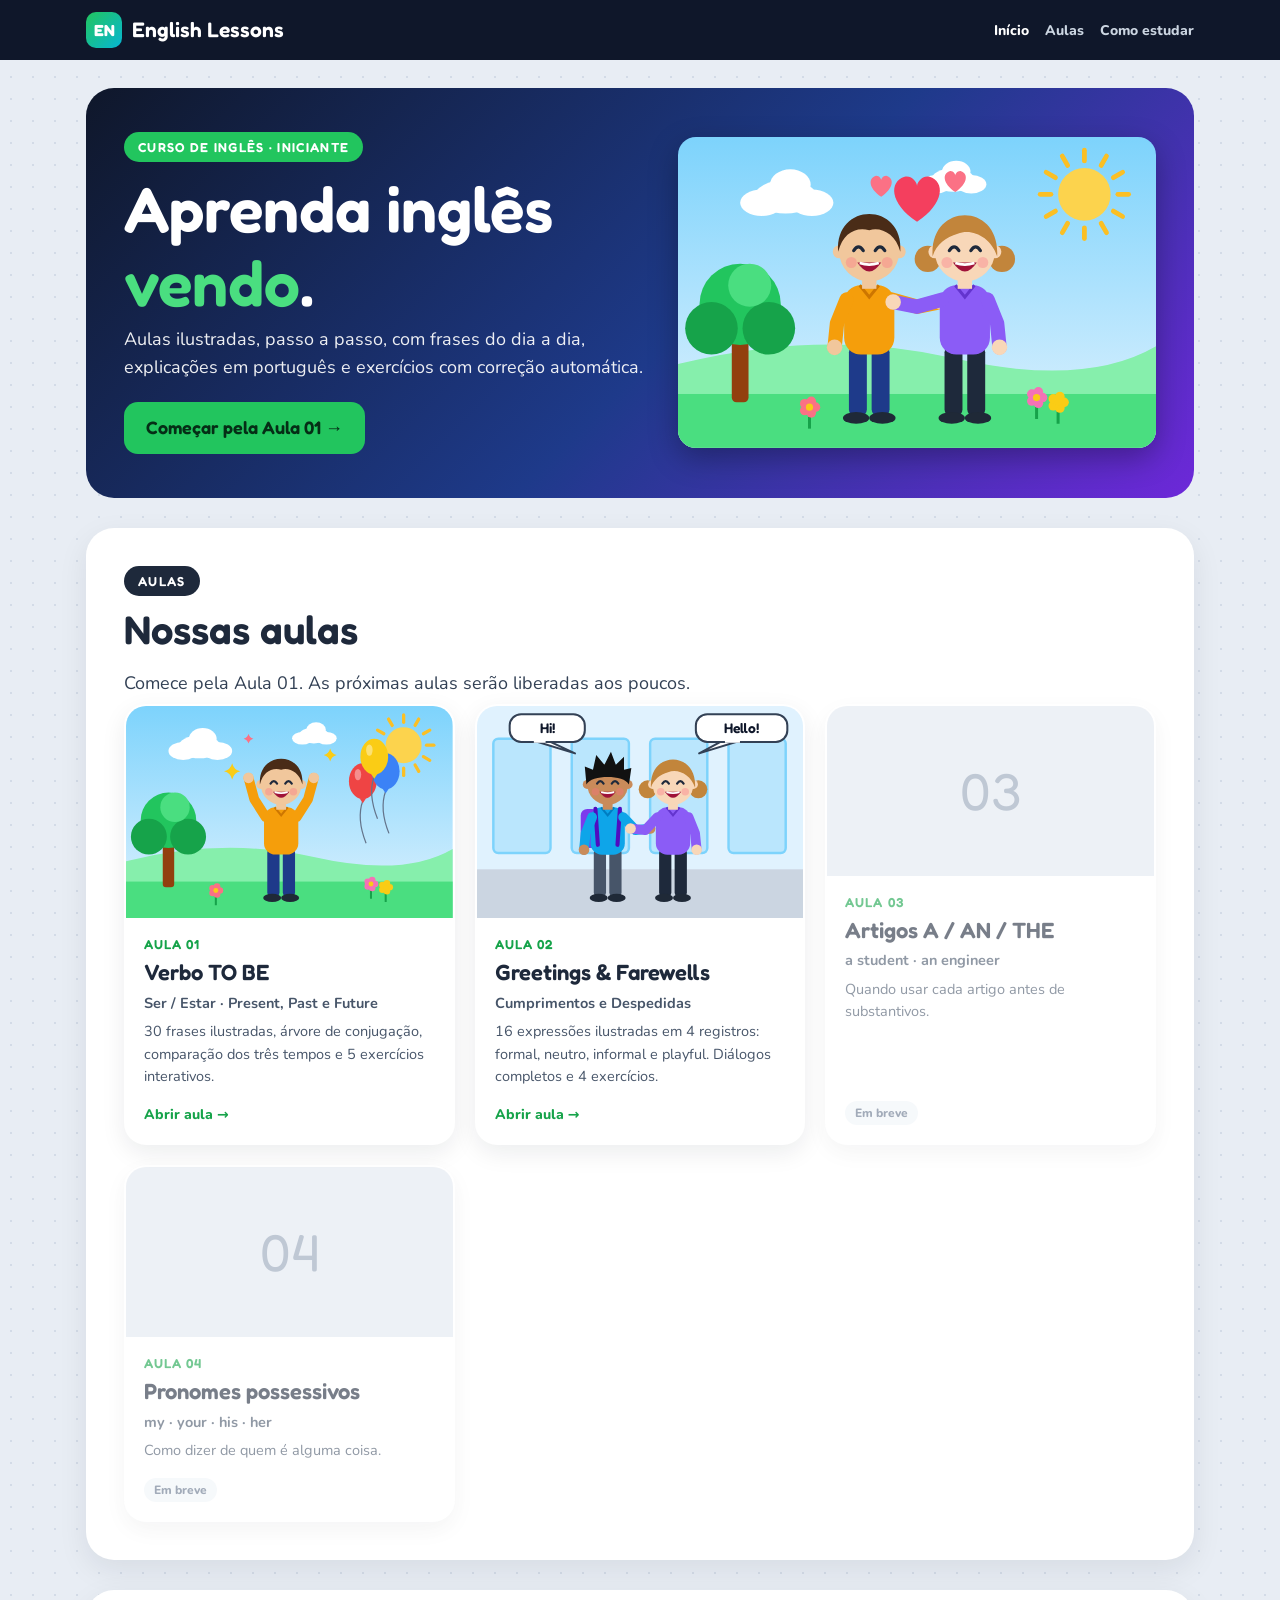
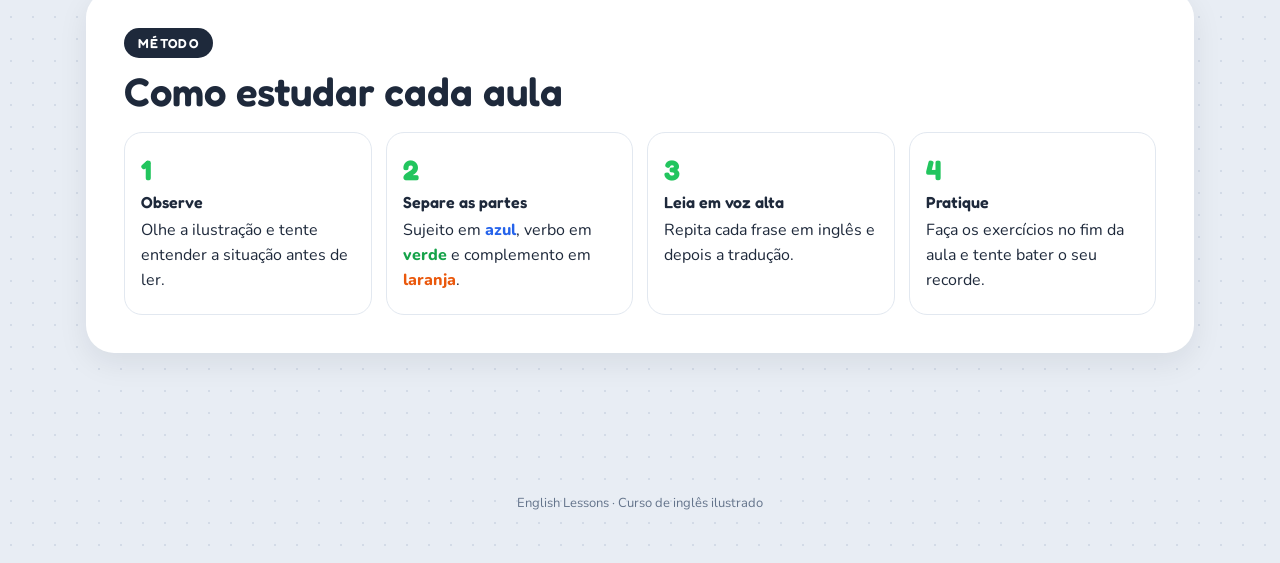
<file: index.html>
<!DOCTYPE html>
<html lang="pt-BR">
<head>
<meta charset="utf-8">
<meta name="viewport" content="width=device-width, initial-scale=1">
<title>English Lessons · Curso de Inglês Ilustrado</title>
<meta name="description" content="Curso de inglês ilustrado para iniciantes, com aulas visuais e exercícios interativos.">
<link rel="preconnect" href="https://fonts.googleapis.com">
<link href="https://fonts.googleapis.com/css2?family=Fredoka:wght@400;500;600;700&family=Nunito:wght@400;600;700;800;900&family=Caveat:wght@600;700&display=swap" rel="stylesheet">
<link rel="stylesheet" href="css/style.css">
</head>
<body>
<header class="site-head"><div class="in"><a class="logo" href="index.html"><i>EN</i>English Lessons</a><nav><a class="on" href="index.html">Início</a><a href="#aulas">Aulas</a><a href="#como">Como estudar</a></nav></div></header>
<div class="wrap">
 <section class="hero">
  <div>
   <div class="kicker" style="background:#22c55e">Curso de inglês · iniciante</div>
   <h1>Aprenda inglês <span style="color:#4ade80">vendo</span>.</h1>
   <p>Aulas ilustradas, passo a passo, com frases do dia a dia, explicações em português e exercícios com correção automática.</p>
   <a class="cta" href="aulas/aula-01-verbo-to-be.html">Começar pela Aula 01 →</a>
  </div>
  <div class="mini" id="heroIll"></div>
 </section>

 <section class="page" id="aulas">
  <div class="kicker">Aulas</div>
  <h2 style="font-size:clamp(28px,4vw,40px)">Nossas aulas</h2>
  <p class="lead">Comece pela Aula 01. As próximas aulas serão liberadas aos poucos.</p>
  <div class="lessons" id="aulasGrid"></div>
 </section>

 <section class="page" id="como">
  <div class="kicker">Método</div>
  <h2 style="font-size:clamp(28px,4vw,40px)">Como estudar cada aula</h2>
  <div class="steps">
   <div class="step"><b>1</b><h4>Observe</h4><p>Olhe a ilustração e tente entender a situação antes de ler.</p></div>
   <div class="step"><b>2</b><h4>Separe as partes</h4><p>Sujeito em <span class="S">azul</span>, verbo em <span class="V">verde</span> e complemento em <span class="C">laranja</span>.</p></div>
   <div class="step"><b>3</b><h4>Leia em voz alta</h4><p>Repita cada frase em inglês e depois a tradução.</p></div>
   <div class="step"><b>4</b><h4>Pratique</h4><p>Faça os exercícios no fim da aula e tente bater o seu recorde.</p></div>
  </div>
 </section>
</div>
<footer class="site-foot">English Lessons · Curso de inglês ilustrado</footer>
<script src="js/ilustracoes.js"></script>
<script src="js/aulas.js"></script>
<script src="js/home.js"></script>
</body>
</html>
</file>
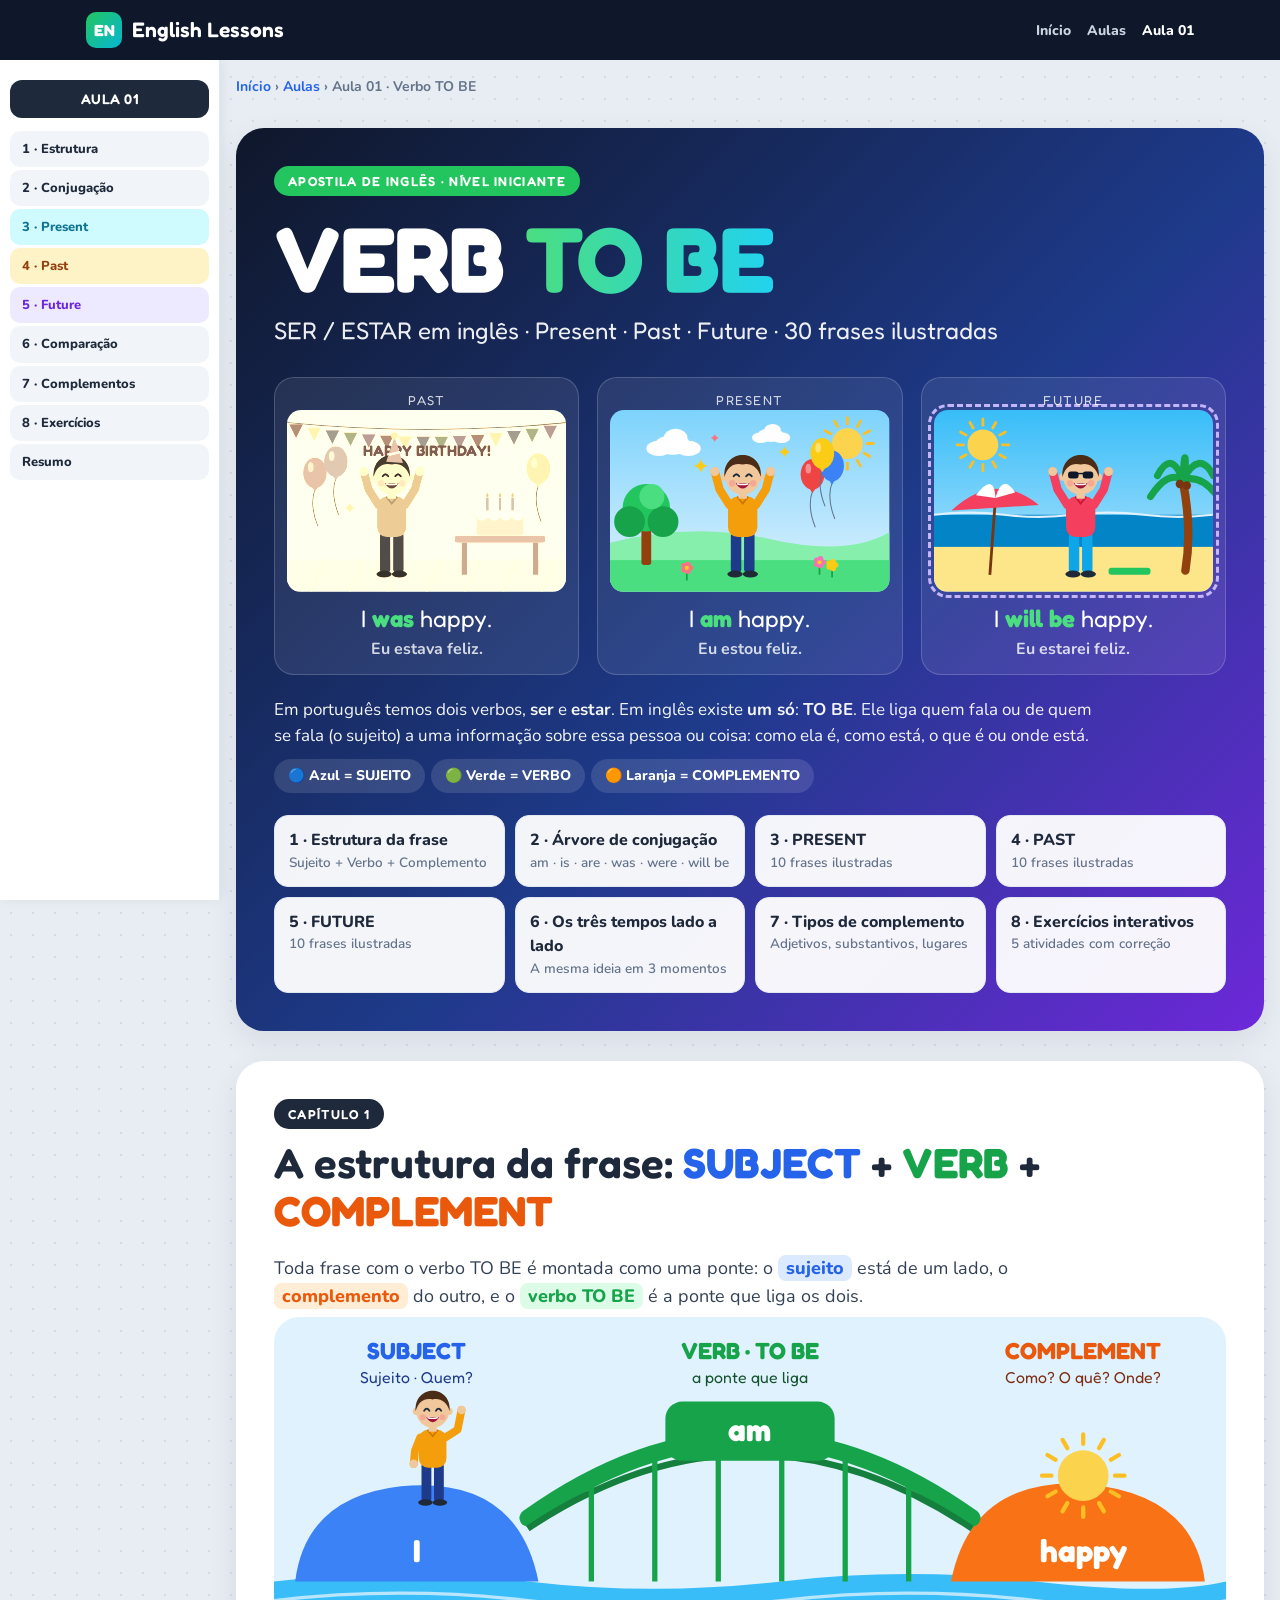
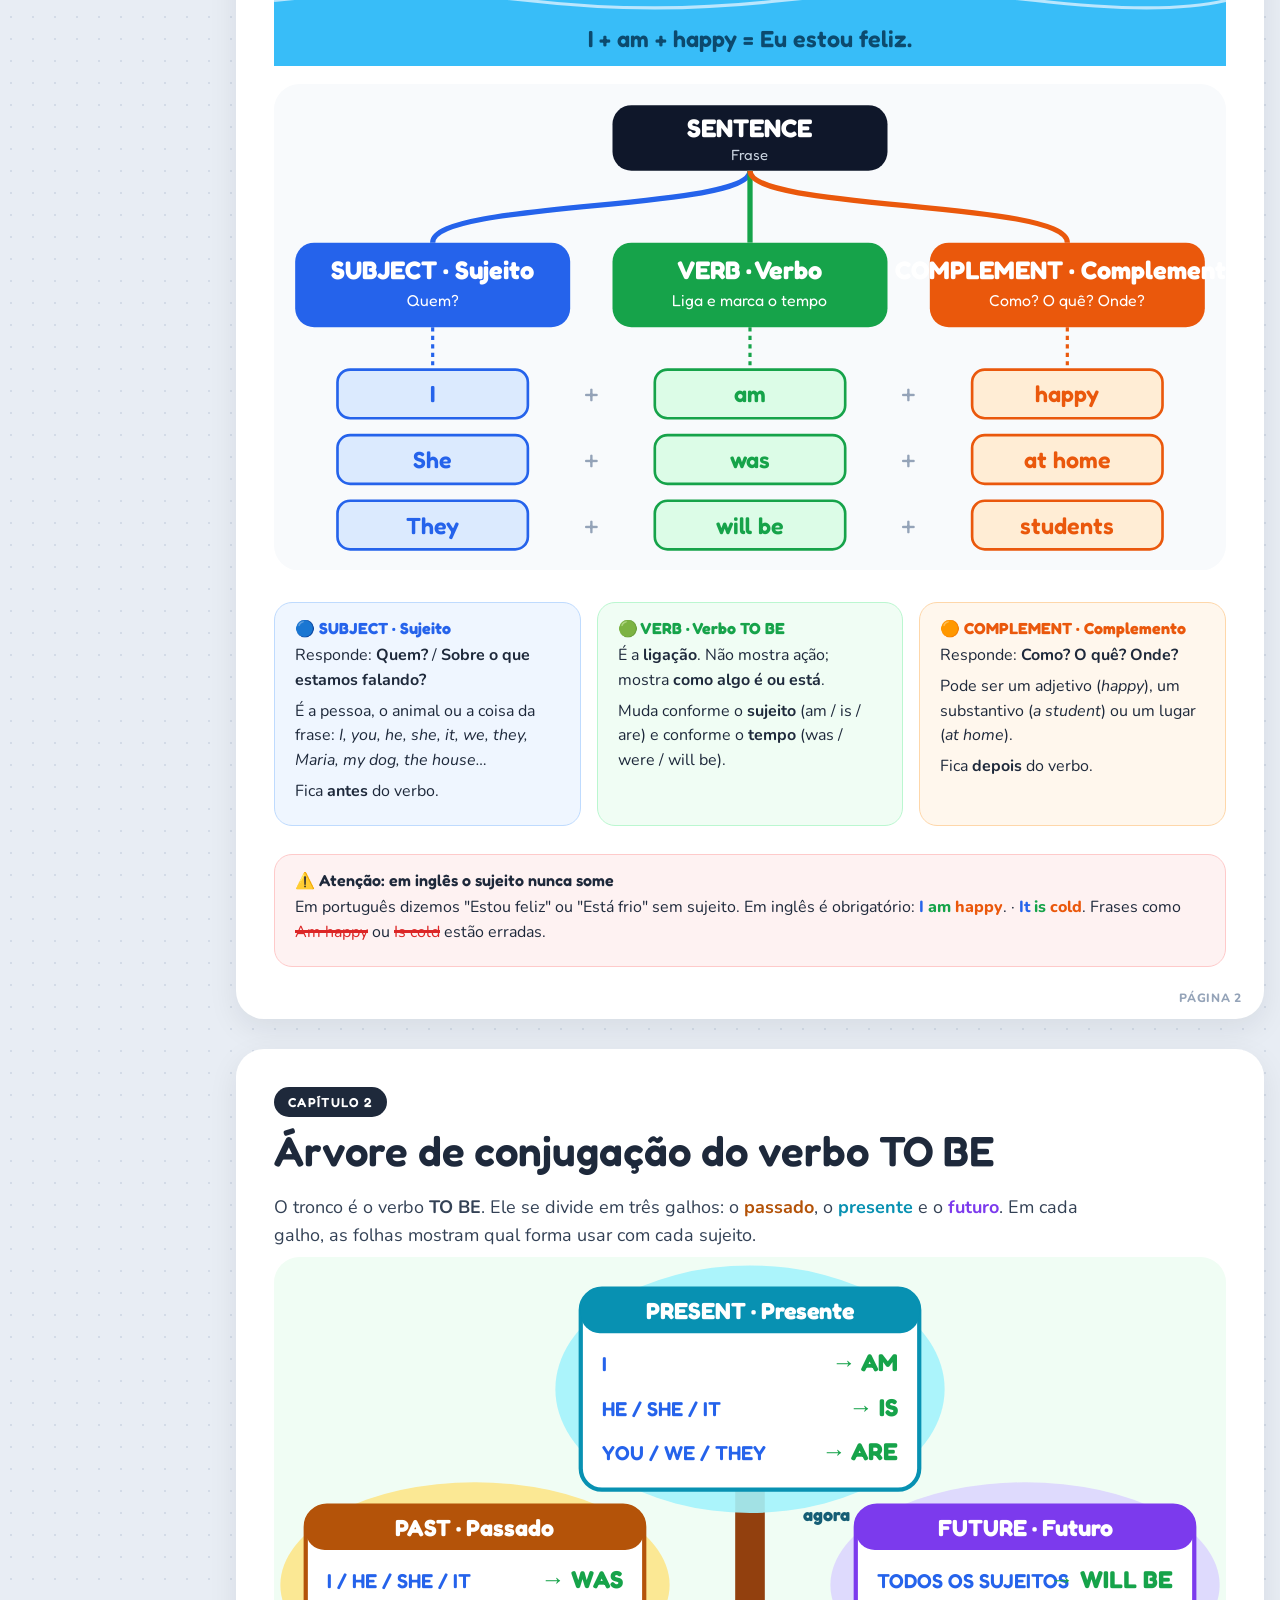
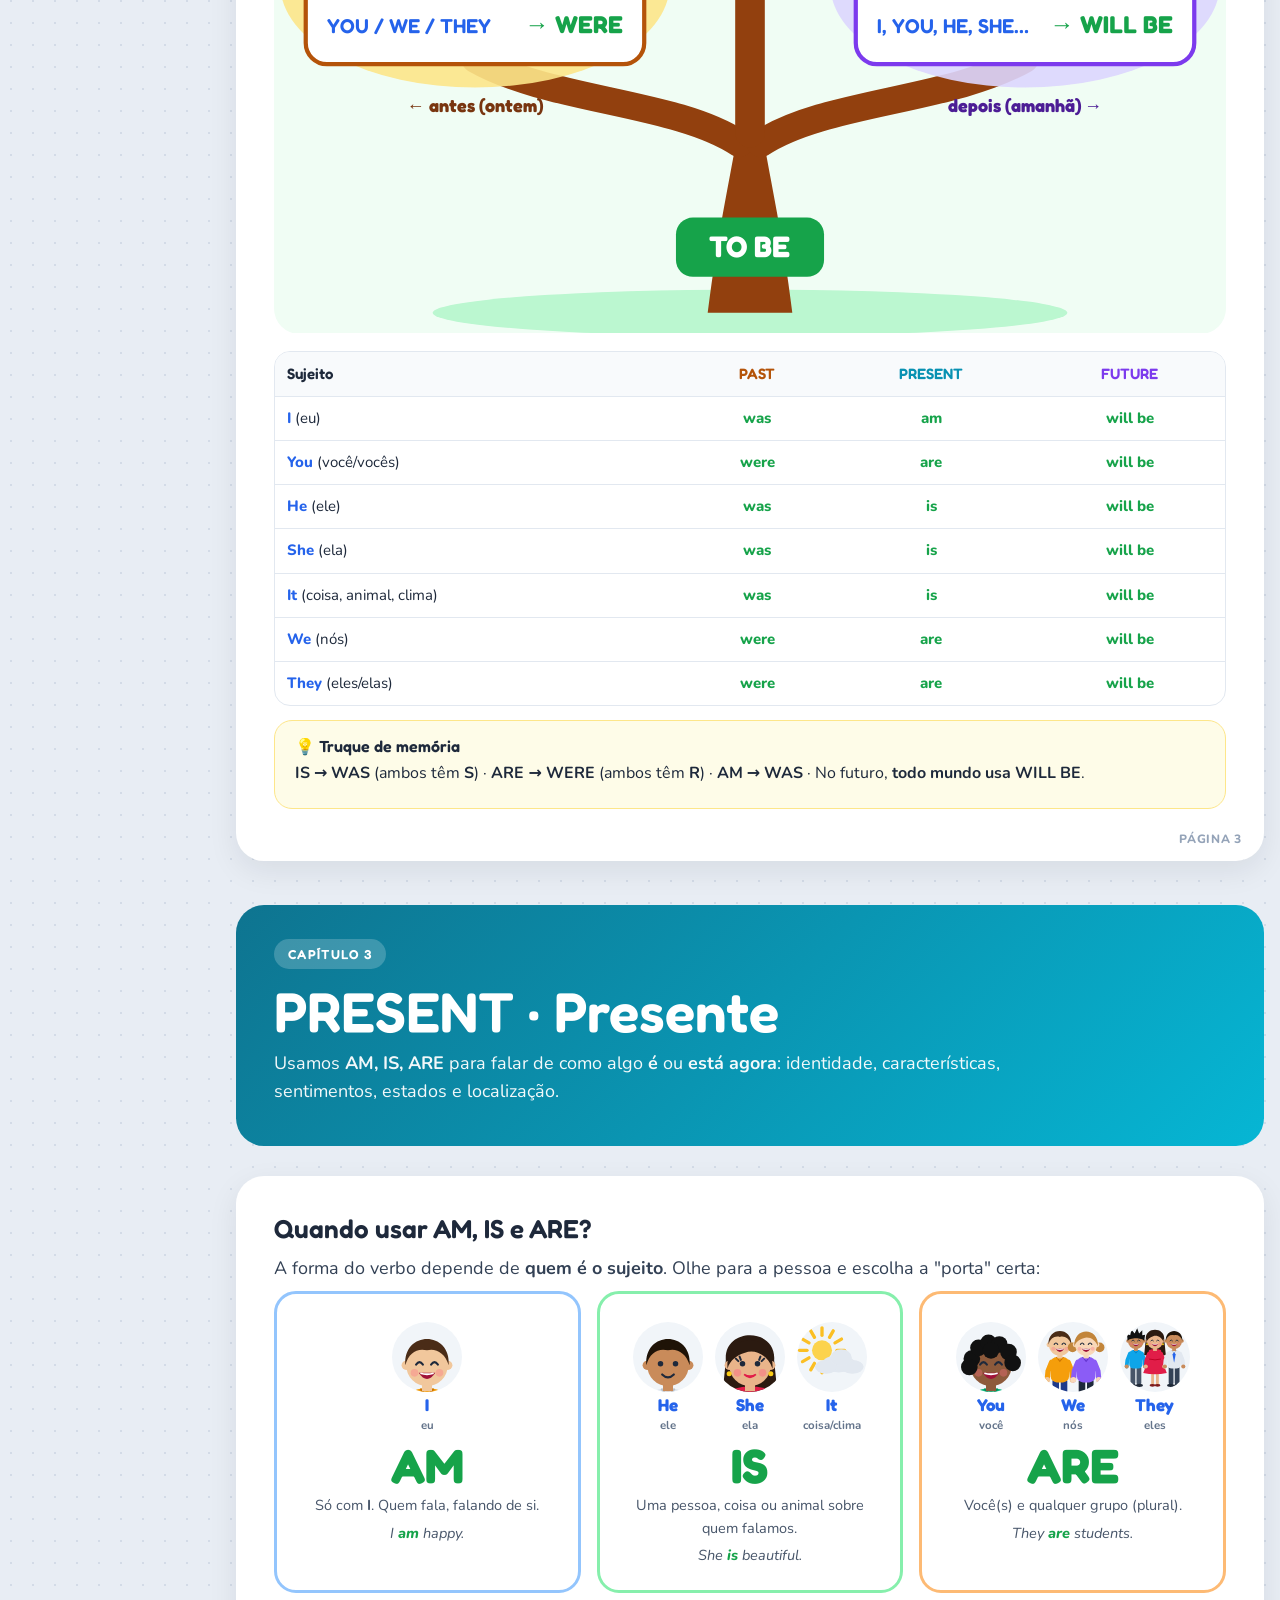
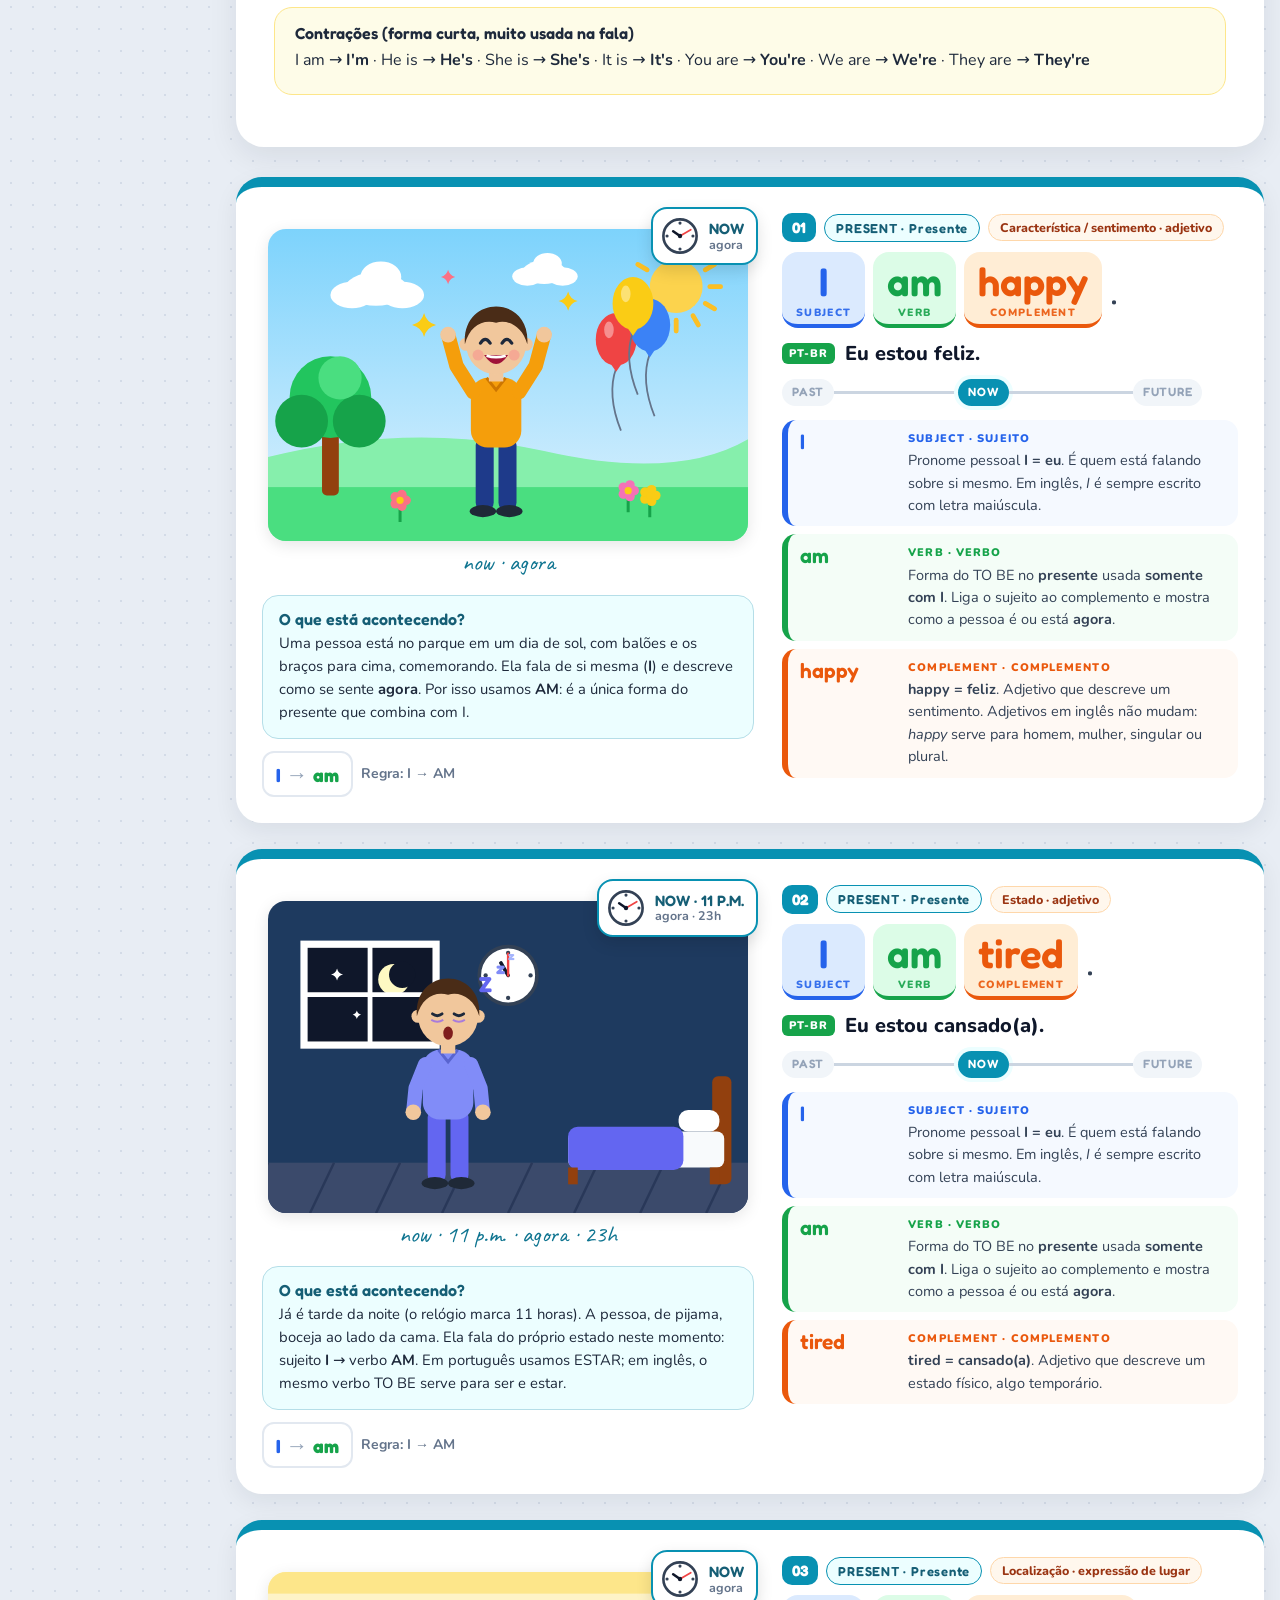
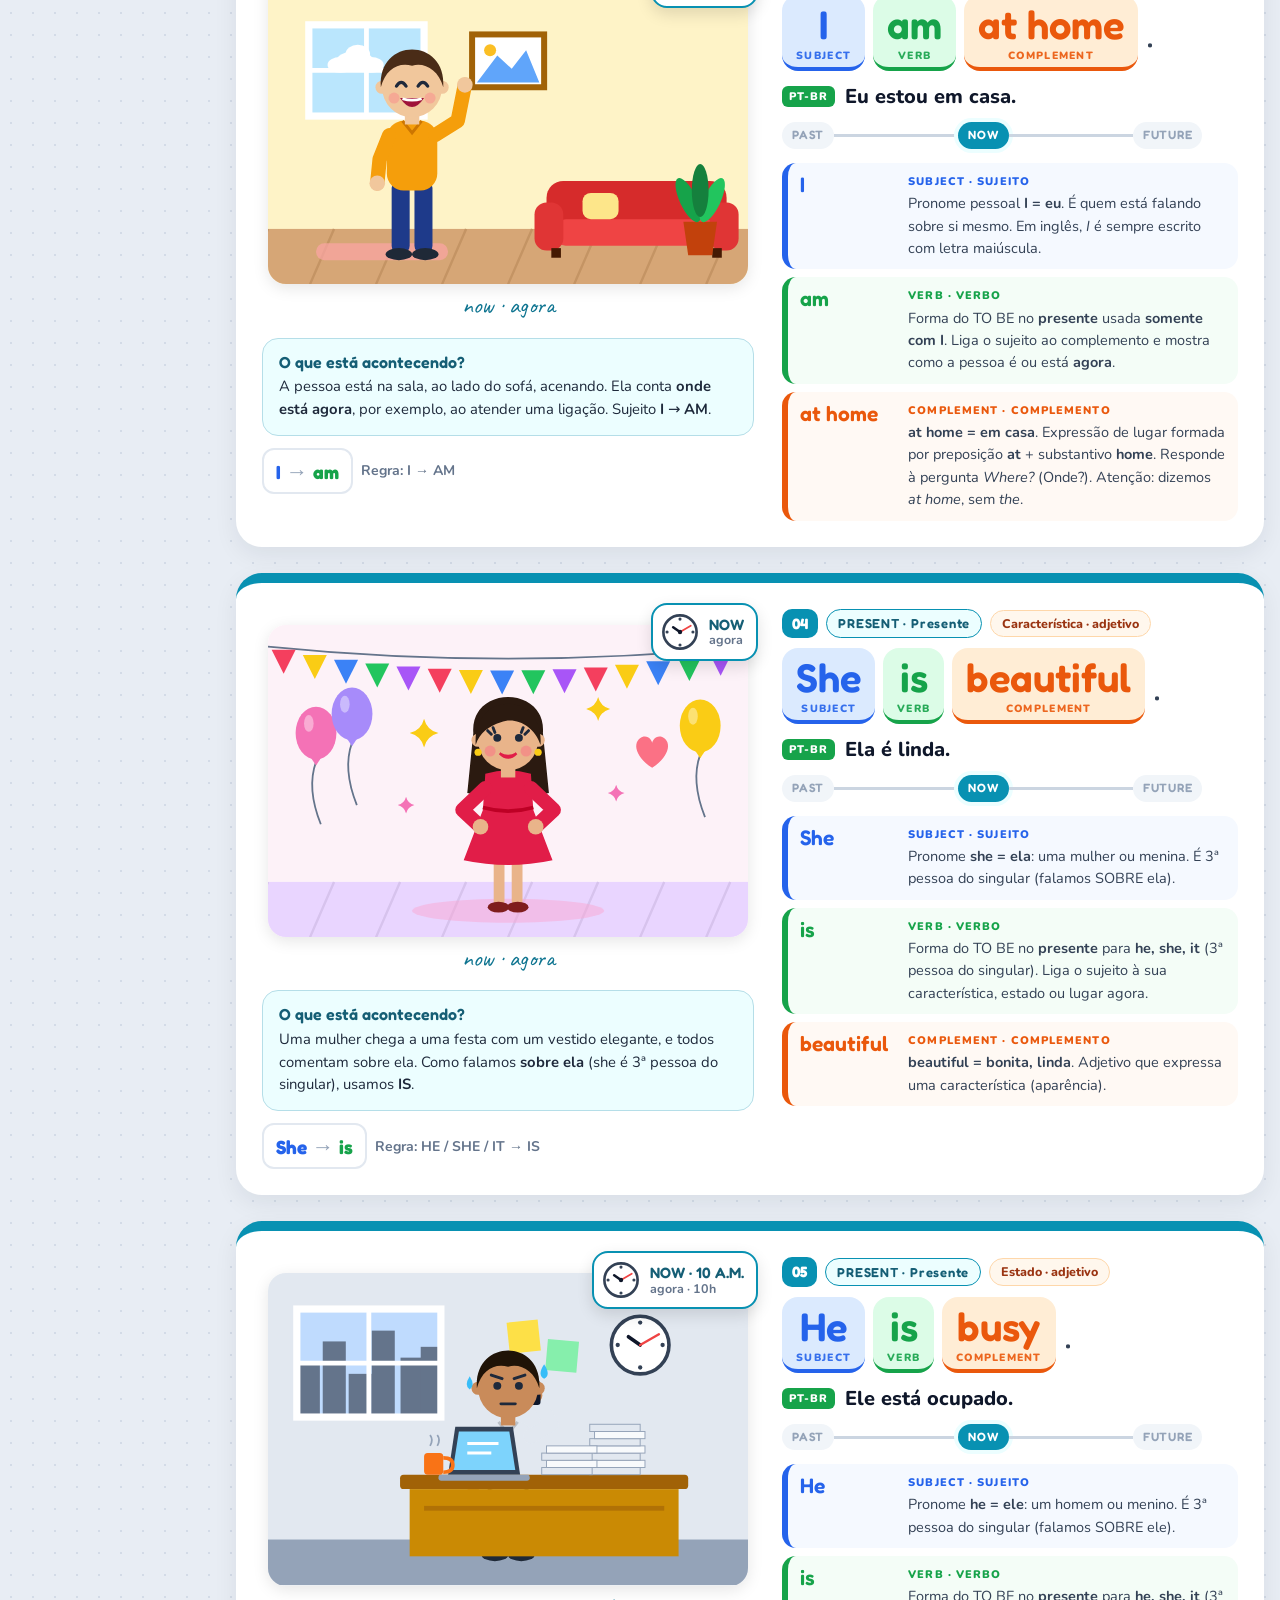
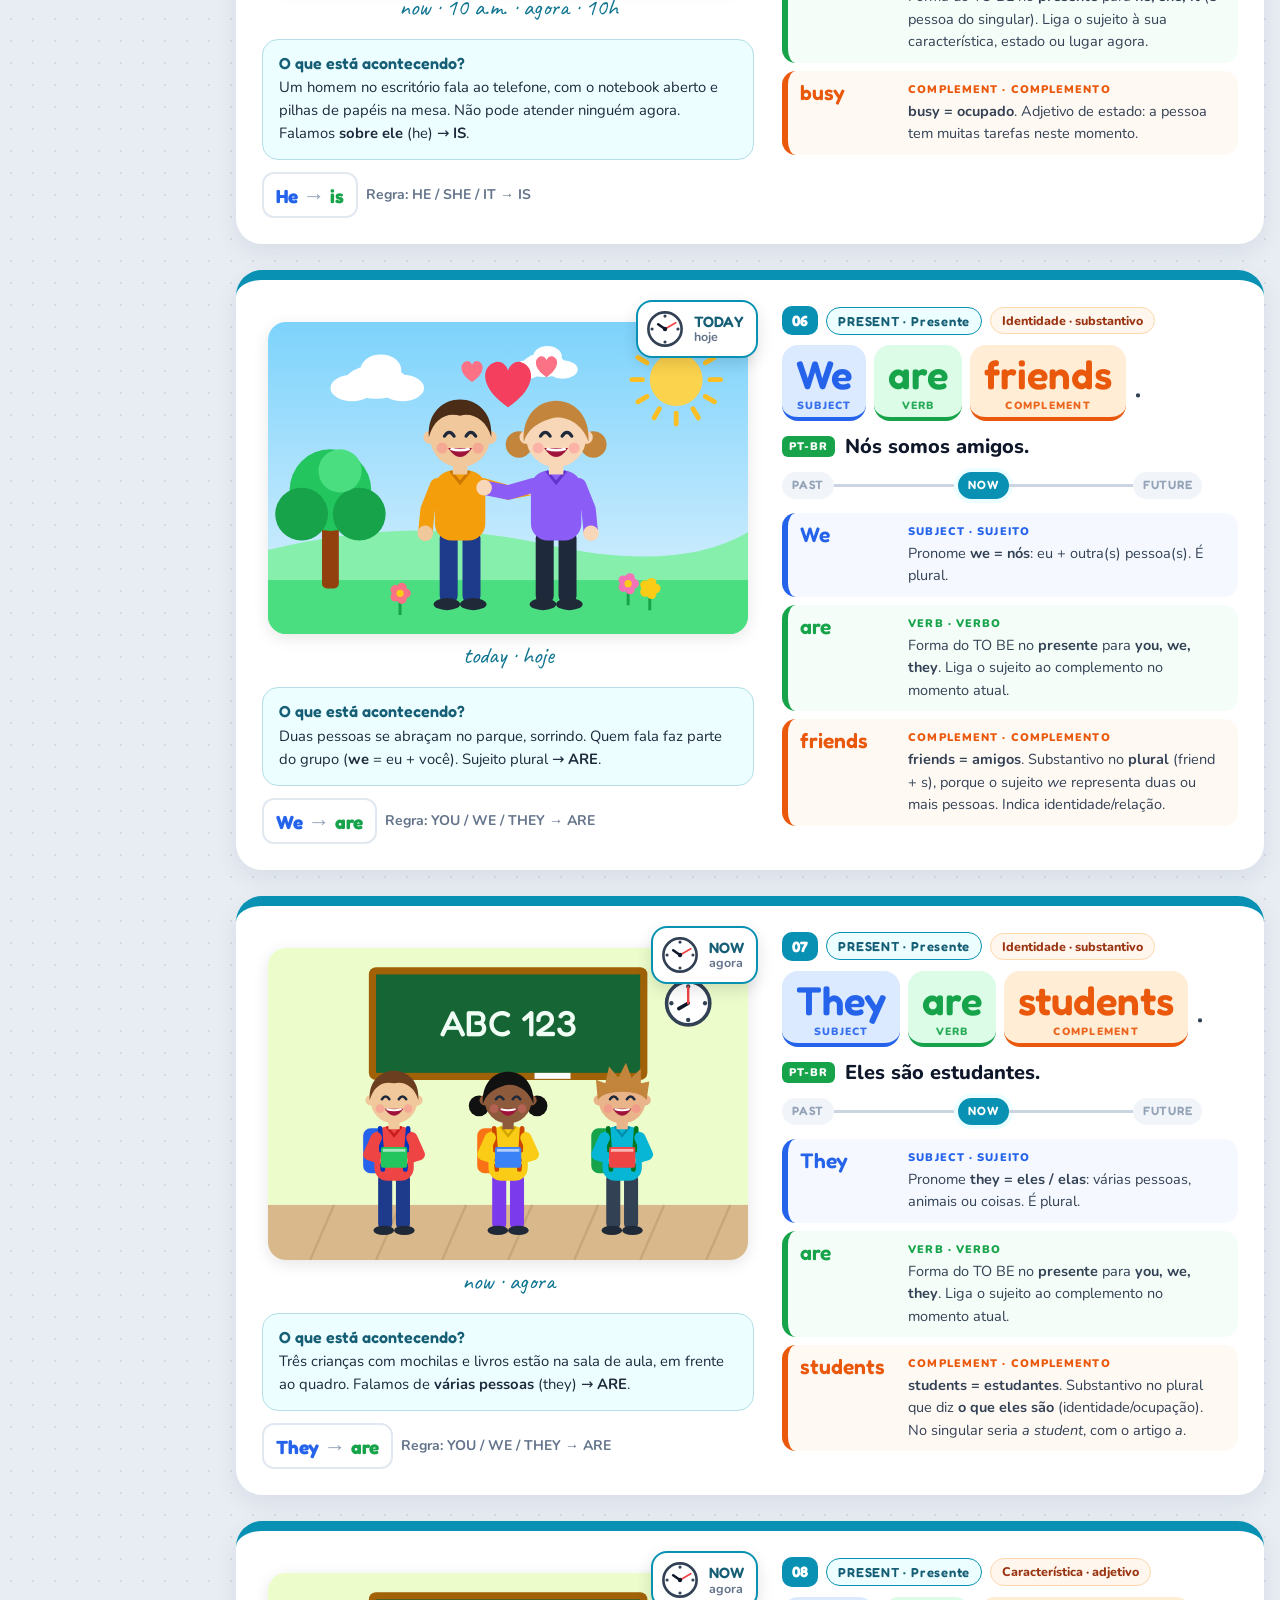
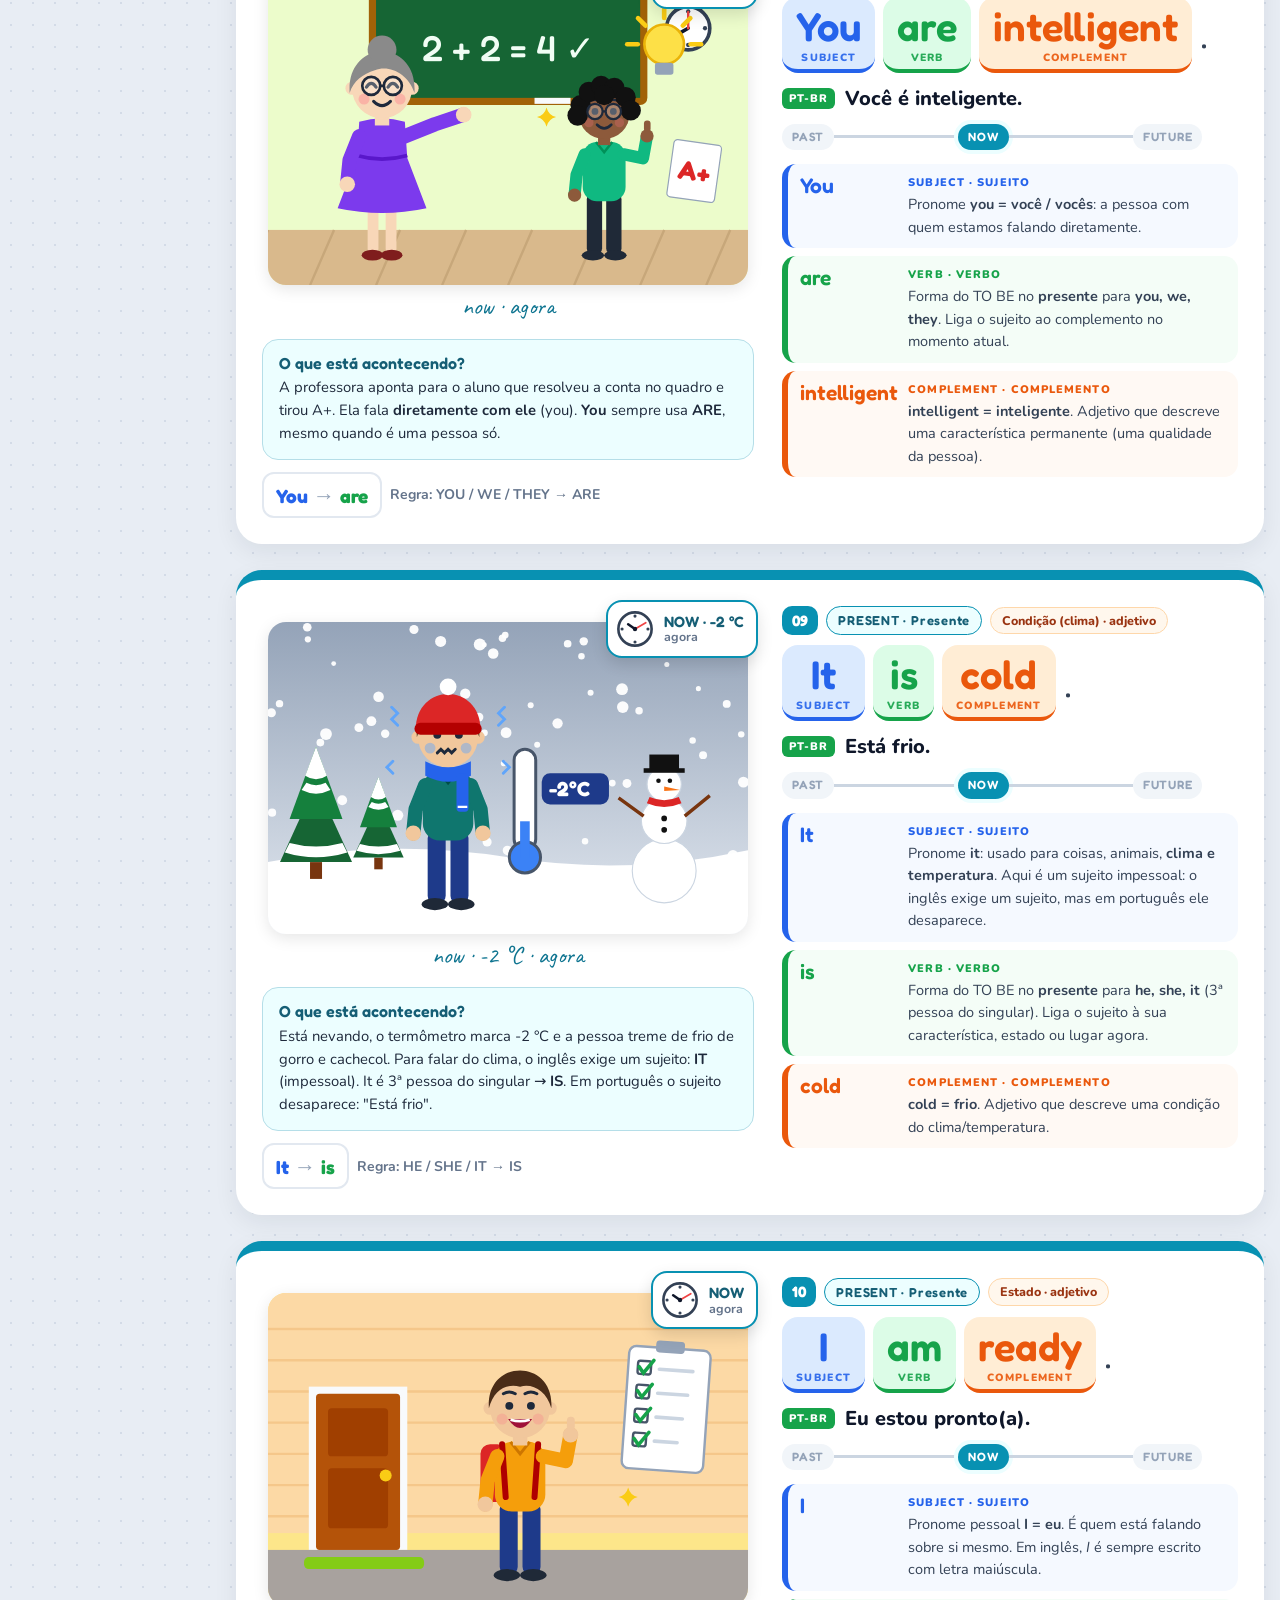
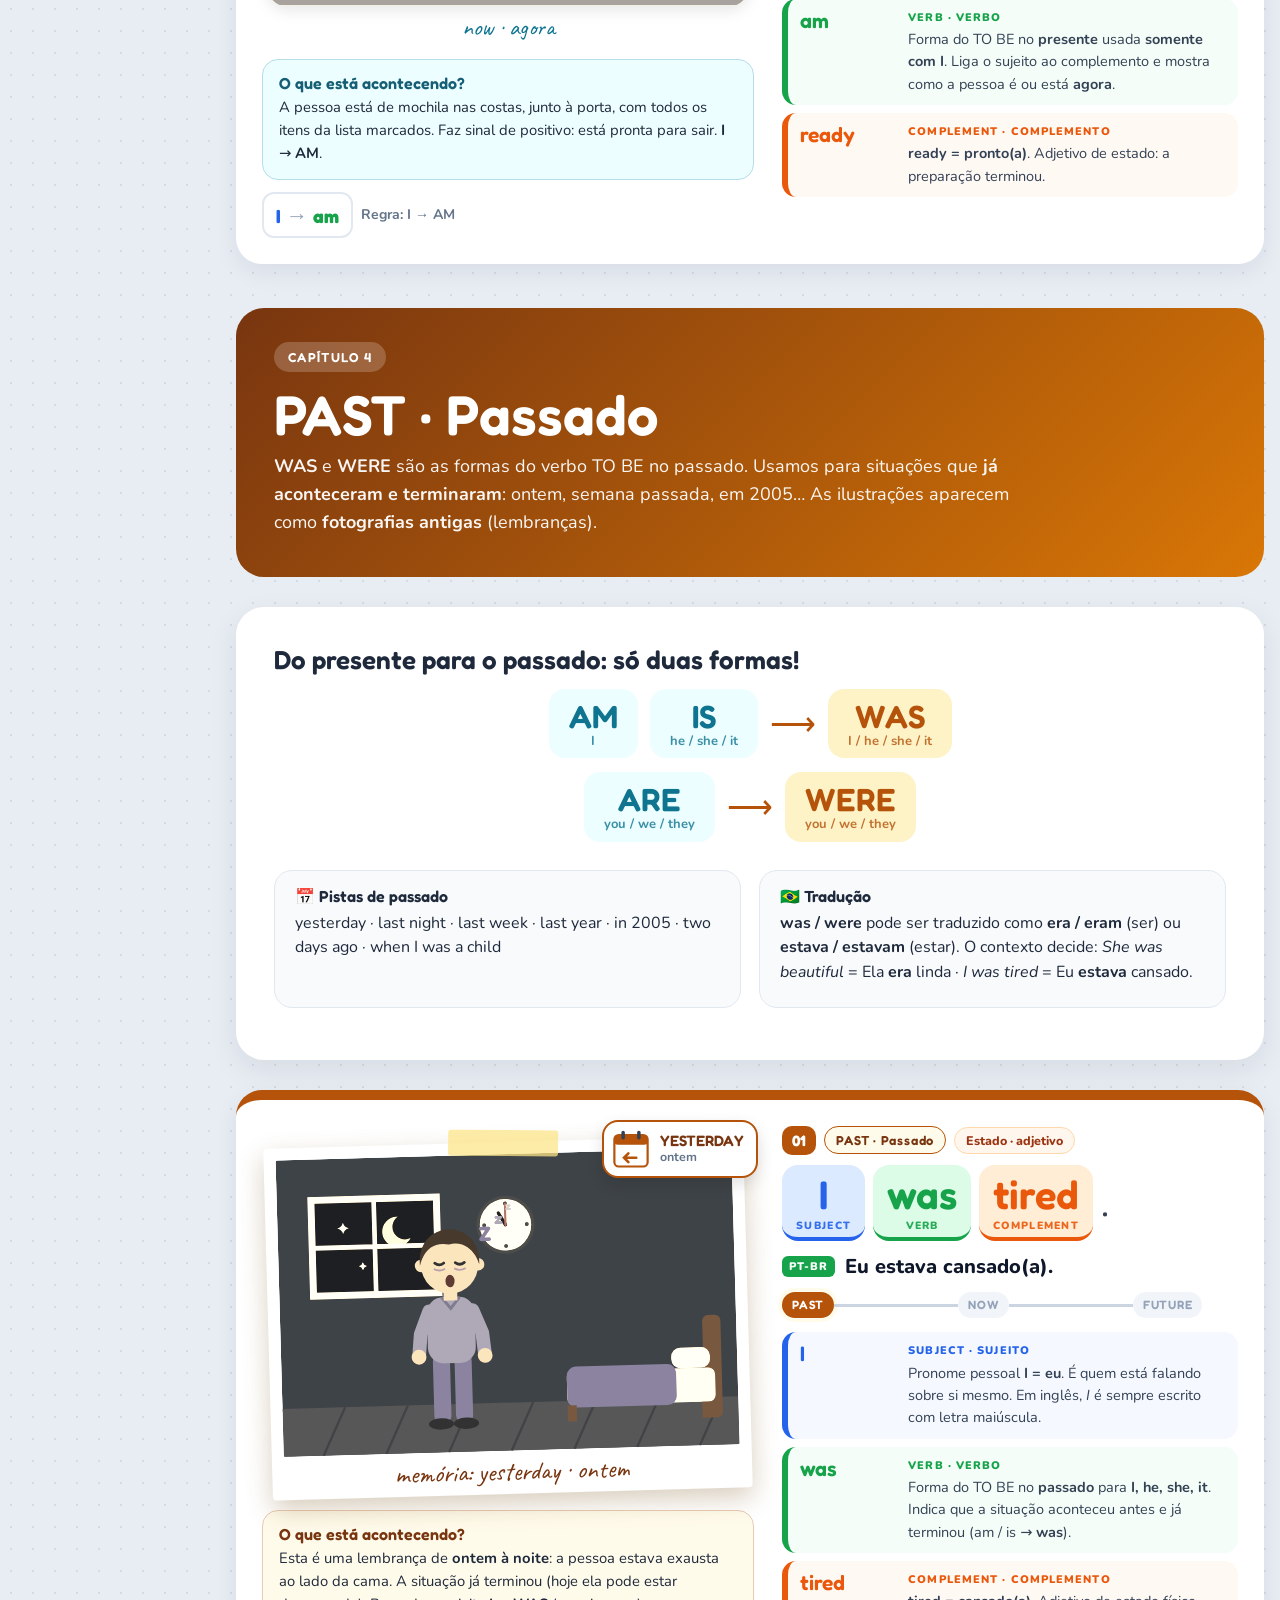
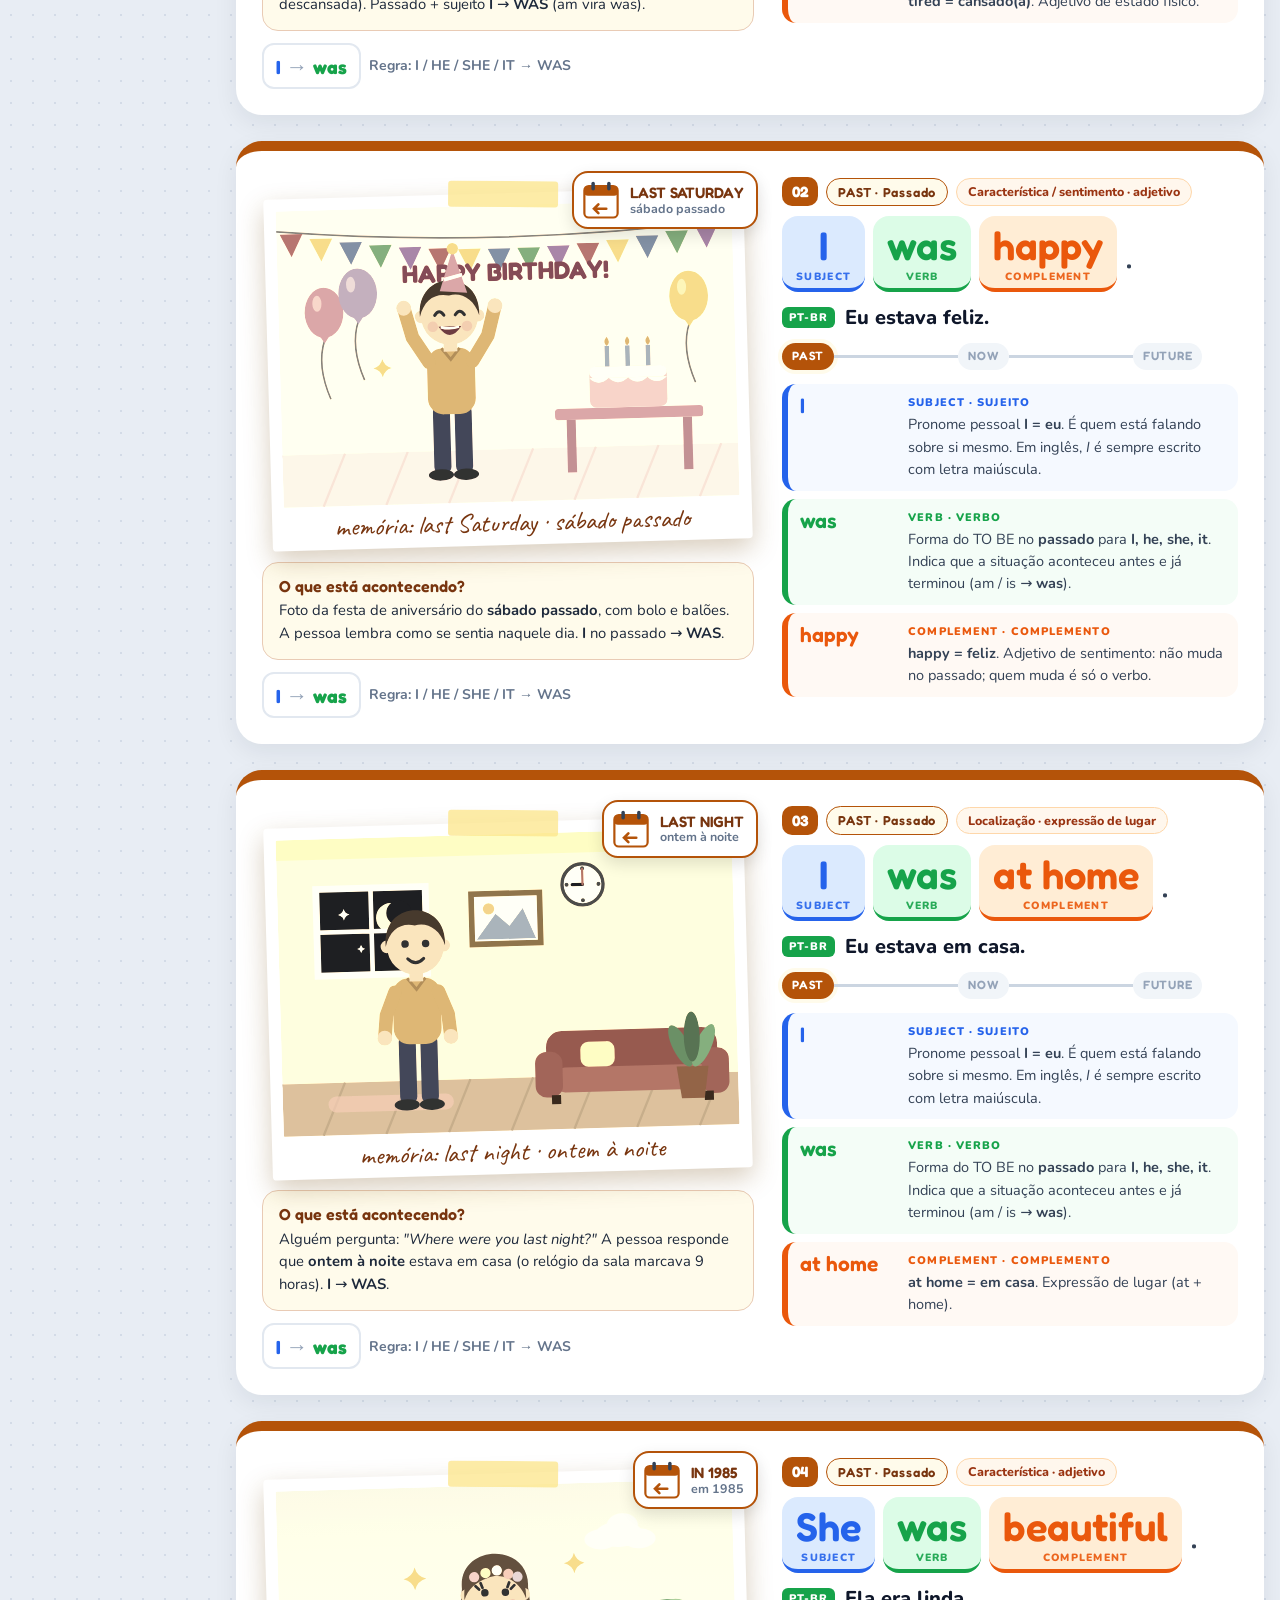
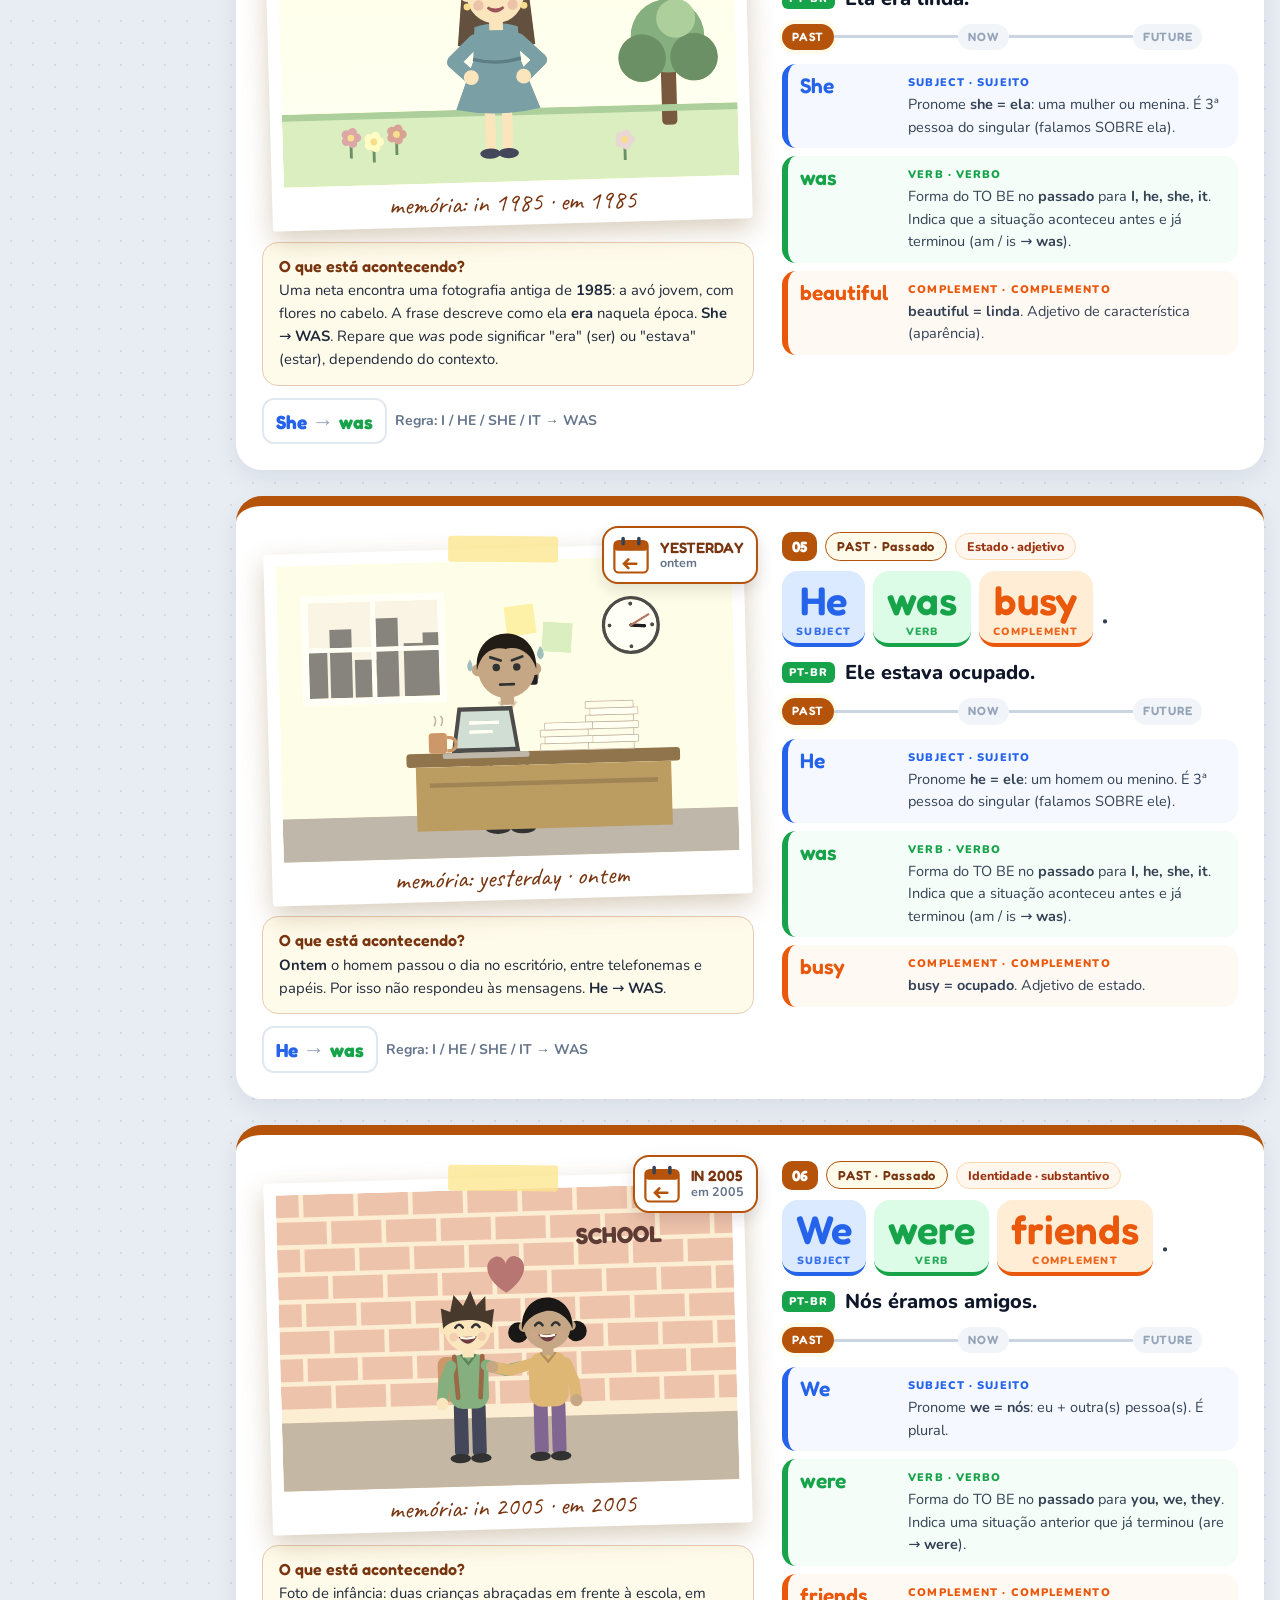
<file: aulas/aula-01-verbo-to-be.html>
<!DOCTYPE html>
<html lang="pt-BR">
<head>
<meta charset="utf-8">
<meta name="viewport" content="width=device-width, initial-scale=1">
<title>Aula 01 · Verbo TO BE – English Lessons</title>
<meta name="description" content="Aula 01: o verbo TO BE (ser/estar) no presente, passado e futuro, com 30 frases ilustradas e exercícios.">
<link rel="preconnect" href="https://fonts.googleapis.com">
<link href="https://fonts.googleapis.com/css2?family=Fredoka:wght@400;500;600;700&family=Nunito:wght@400;600;700;800;900&family=Caveat:wght@600;700&display=swap" rel="stylesheet">
<link rel="stylesheet" href="../css/style.css">
</head>
<body class="lesson-page">
<header class="site-head"><div class="in"><a class="logo" href="../index.html"><i>EN</i>English Lessons</a><nav><a href="../index.html">Início</a><a href="../index.html#aulas">Aulas</a><a class="on" href="aula-01-verbo-to-be.html">Aula 01</a></nav></div></header>
<div class="crumb"><a href="../index.html">Início</a> › <a href="../index.html#aulas">Aulas</a> › Aula 01 · Verbo TO BE</div>
<button class="ham" id="ham" aria-label="Menu"><span></span><span></span><span></span></button>
<nav class="top" id="topNav"><div class="in">
<a class="brand" href="#inicio">AULA 01</a>
<div class="nav-links"><a href="#estrutura">1 · Estrutura</a><a href="#conjugacao">2 · Conjugação</a><a class="np" href="#present">3 · Present</a><a class="npa" href="#past">4 · Past</a><a class="nf" href="#future">5 · Future</a><a href="#comparacao">6 · Comparação</a><a href="#complementos">7 · Complementos</a><a href="#exercicios">8 · Exercícios</a><a href="#resumo">Resumo</a></div>
</div></nav>
<nav class="sidenav" id="sidenav">
  <span class="snav-brand">AULA 01</span>
  <a href="#inicio">Início</a>
  <a href="#estrutura">1 · Estrutura</a>
  <a href="#conjugacao">2 · Conjugação</a>
  <a href="#present" class="snp">3 · Present</a>
  <a href="#past" class="snpa">4 · Past</a>
  <a href="#future" class="snf">5 · Future</a>
  <a href="#comparacao">6 · Comparação</a>
  <a href="#complementos">7 · Complementos</a>
  <a href="#exercicios">8 · Exercícios</a>
  <a href="#resumo">Resumo</a>
</nav>
<div class="wrap">

<section id="inicio" class="page cover">
 <div class="kicker" style="background:#22c55e">Apostila de Inglês · Nível iniciante</div>
 <h1>VERB <span class="be">TO BE</span></h1>
 <div class="sub">SER / ESTAR em inglês · Present · Past · Future · 30 frases ilustradas</div>
 <div class="tri" id="coverTri"></div>
 <p style="margin-top:22px;font-size:17px;opacity:.95;max-width:820px">Em português temos dois verbos, <b>ser</b> e <b>estar</b>. Em inglês existe <b>um só</b>: <b>TO BE</b>. Ele liga quem fala ou de quem se fala (o sujeito) a uma informação sobre essa pessoa ou coisa: como ela é, como está, o que é ou onde está.</p>
 <div><span class="pill">🔵 Azul = SUJEITO</span><span class="pill">🟢 Verde = VERBO</span><span class="pill">🟠 Laranja = COMPLEMENTO</span></div>
 <div class="toc" style="margin-top:22px">
  <a href="#estrutura" style="background:rgba(255,255,255,.95)">1 · Estrutura da frase<span>Sujeito + Verbo + Complemento</span></a>
  <a href="#conjugacao" style="background:rgba(255,255,255,.95)">2 · Árvore de conjugação<span>am · is · are · was · were · will be</span></a>
  <a href="#present" style="background:rgba(255,255,255,.95)">3 · PRESENT<span>10 frases ilustradas</span></a>
  <a href="#past" style="background:rgba(255,255,255,.95)">4 · PAST<span>10 frases ilustradas</span></a>
  <a href="#future" style="background:rgba(255,255,255,.95)">5 · FUTURE<span>10 frases ilustradas</span></a>
  <a href="#comparacao" style="background:rgba(255,255,255,.95)">6 · Os três tempos lado a lado<span>A mesma ideia em 3 momentos</span></a>
  <a href="#complementos" style="background:rgba(255,255,255,.95)">7 · Tipos de complemento<span>Adjetivos, substantivos, lugares</span></a>
  <a href="#exercicios" style="background:rgba(255,255,255,.95)">8 · Exercícios interativos<span>5 atividades com correção</span></a>
 </div>
</section>

<section id="estrutura" class="page">
 <div class="kicker">Capítulo 1</div>
 <h2 style="font-size:clamp(28px,4vw,42px)">A estrutura da frase: <span class="S">SUBJECT</span> + <span class="V">VERB</span> + <span class="C">COMPLEMENT</span></h2>
 <p class="lead">Toda frase com o verbo TO BE é montada como uma ponte: o <span class="hs">sujeito</span> está de um lado, o <span class="hc">complemento</span> do outro, e o <span class="hv">verbo TO BE</span> é a ponte que liga os dois.</p>
 <div class="bigsvg" id="bridge"></div>
 <div class="bigsvg" id="tree" style="margin-top:18px"></div>
 <div class="grid3" style="margin-top:18px">
  <div class="note b"><h4 class="S">🔵 SUBJECT · Sujeito</h4><p>Responde: <b>Quem?</b> / <b>Sobre o que estamos falando?</b></p><p>É a pessoa, o animal ou a coisa da frase: <i>I, you, he, she, it, we, they, Maria, my dog, the house…</i></p><p>Fica <b>antes</b> do verbo.</p></div>
  <div class="note g"><h4 class="V">🟢 VERB · Verbo TO BE</h4><p>É a <b>ligação</b>. Não mostra ação; mostra <b>como algo é ou está</b>.</p><p>Muda conforme o <b>sujeito</b> (am / is / are) e conforme o <b>tempo</b> (was / were / will be).</p></div>
  <div class="note y" style="background:#fff7ed;border-color:#fed7aa"><h4 class="C">🟠 COMPLEMENT · Complemento</h4><p>Responde: <b>Como?</b> <b>O quê?</b> <b>Onde?</b></p><p>Pode ser um adjetivo (<i>happy</i>), um substantivo (<i>a student</i>) ou um lugar (<i>at home</i>).</p><p>Fica <b>depois</b> do verbo.</p></div>
 </div>
 <div class="note r"><h4>⚠️ Atenção: em inglês o sujeito nunca some</h4><p>Em português dizemos "Estou feliz" ou "Está frio" sem sujeito. Em inglês é obrigatório: <b class="S">I</b> <b class="V">am</b> <b class="C">happy</b>. · <b class="S">It</b> <b class="V">is</b> <b class="C">cold</b>. Frases como <span class="wrong"><s>Am happy</s></span> ou <span class="wrong"><s>Is cold</s></span> estão erradas.</p></div>
 <div class="pnum">PÁGINA 2</div>
</section>

<section id="conjugacao" class="page">
 <div class="kicker">Capítulo 2</div>
 <h2 style="font-size:clamp(28px,4vw,42px)">Árvore de conjugação do verbo TO BE</h2>
 <p class="lead">O tronco é o verbo <b>TO BE</b>. Ele se divide em três galhos: o <b style="color:var(--past)">passado</b>, o <b style="color:var(--present)">presente</b> e o <b style="color:var(--future)">futuro</b>. Em cada galho, as folhas mostram qual forma usar com cada sujeito.</p>
 <div class="bigsvg" id="conjTree"></div>
 <table class="tbl cheat" style="margin-top:18px">
  <tr><th>Sujeito</th><th style="color:var(--past)">PAST</th><th style="color:var(--present)">PRESENT</th><th style="color:var(--future)">FUTURE</th></tr>
  <tr><td><b class="S">I</b> (eu)</td><td class="V">was</td><td class="V">am</td><td class="V">will be</td></tr>
  <tr><td><b class="S">You</b> (você/vocês)</td><td class="V">were</td><td class="V">are</td><td class="V">will be</td></tr>
  <tr><td><b class="S">He</b> (ele)</td><td class="V">was</td><td class="V">is</td><td class="V">will be</td></tr>
  <tr><td><b class="S">She</b> (ela)</td><td class="V">was</td><td class="V">is</td><td class="V">will be</td></tr>
  <tr><td><b class="S">It</b> (coisa, animal, clima)</td><td class="V">was</td><td class="V">is</td><td class="V">will be</td></tr>
  <tr><td><b class="S">We</b> (nós)</td><td class="V">were</td><td class="V">are</td><td class="V">will be</td></tr>
  <tr><td><b class="S">They</b> (eles/elas)</td><td class="V">were</td><td class="V">are</td><td class="V">will be</td></tr>
 </table>
 <div class="note y"><h4>💡 Truque de memória</h4><p><b>IS → WAS</b> (ambos têm <b>S</b>) · <b>ARE → WERE</b> (ambos têm <b>R</b>) · <b>AM → WAS</b> · No futuro, <b>todo mundo usa WILL BE</b>.</p></div>
 <div class="pnum">PÁGINA 3</div>
</section>

<div id="present" class="thead present"><div class="kicker" style="background:rgba(255,255,255,.2)">Capítulo 3</div><h2>PRESENT · Presente</h2><p>Usamos <b>AM, IS, ARE</b> para falar de como algo <b>é</b> ou <b>está agora</b>: identidade, características, sentimentos, estados e localização.</p></div>
<section class="page" id="presentIntro"></section>
<div id="cards-present"></div>

<div id="past" class="thead past"><div class="kicker" style="background:rgba(255,255,255,.2)">Capítulo 4</div><h2>PAST · Passado</h2><p><b>WAS</b> e <b>WERE</b> são as formas do verbo TO BE no passado. Usamos para situações que <b>já aconteceram e terminaram</b>: ontem, semana passada, em 2005… As ilustrações aparecem como <b>fotografias antigas</b> (lembranças).</p></div>
<section class="page" id="pastIntro"></section>
<div id="cards-past"></div>

<div id="future" class="thead future"><div class="kicker" style="background:rgba(255,255,255,.2)">Capítulo 5</div><h2>FUTURE · Futuro</h2><p><b>WILL + BE</b>: WILL indica que é futuro, e BE é a forma básica do verbo TO BE. Usamos para previsões, planos e expectativas. As ilustrações aparecem em <b>molduras tracejadas</b>, como planos e sonhos.</p></div>
<section class="page" id="futureIntro"></section>
<div id="cards-future"></div>

<section id="comparacao" class="page">
 <div class="kicker">Capítulo 6</div>
 <h2 style="font-size:clamp(28px,4vw,42px)">Os três tempos lado a lado</h2>
 <p class="lead">Veja a <b>mesma ideia</b> em três momentos diferentes. Repare: o <span class="hs">sujeito</span> e o <span class="hc">complemento</span> continuam iguais; <b>só o <span class="hv">verbo</span> muda</b>.</p>
 <div id="cmpBoards"></div>
 <div class="note g"><h4>Por que o sujeito e o complemento não mudam?</h4>
 <p>Porque a <b>ideia</b> é a mesma: a mesma pessoa (<span class="hs">I</span>) com a mesma característica (<span class="hc">happy</span>). O que muda é <b>QUANDO</b> isso acontece, e em inglês quem carrega a informação de tempo é <b>somente o verbo</b>:</p>
 <ul><li><b class="V">am</b> → agora · <b class="V">was</b> → antes · <b class="V">will be</b> → depois</li>
 <li>Os adjetivos (happy, tired, busy…) <b>nunca mudam</b>: não têm passado, futuro, plural ou gênero.</li>
 <li>Para mudar o tempo de uma frase, troque só o verbo e, se quiser, acrescente uma expressão de tempo: <i>now, yesterday, tomorrow…</i></li></ul></div>
 <table class="tbl"><tr><th>Expressões de PASSADO</th><th>Expressões de PRESENTE</th><th>Expressões de FUTURO</th></tr>
 <tr><td>yesterday (ontem)<br>last night (ontem à noite)<br>last week (semana passada)<br>last year (ano passado)<br>in 2005 (em 2005)<br>two days ago (dois dias atrás)</td><td>now (agora)<br>today (hoje)<br>right now (neste momento)<br>at the moment (no momento)<br>this week (esta semana)</td><td>tomorrow (amanhã)<br>tonight (hoje à noite)<br>next week (semana que vem)<br>next year (ano que vem)<br>soon (em breve)<br>in the future (no futuro)</td></tr></table>
 <div class="pnum">COMPARAÇÃO</div>
</section>

<section id="complementos" class="page">
 <div class="kicker">Capítulo 7</div>
 <h2 style="font-size:clamp(28px,4vw,42px)">Tipos de complemento</h2>
 <p class="lead">O verbo TO BE pode ligar o sujeito a cinco tipos de informação. Descubra qual pergunta o complemento responde.</p>
 <div class="grid5" id="ctypes"></div>
 <h3 style="margin-top:26px;font-size:24px">Adjetivo, substantivo ou expressão de lugar?</h3>
 <table class="tbl">
 <tr><th>Classe</th><th>O que é</th><th>Exemplos</th><th>Regras importantes</th></tr>
 <tr><td><b class="C">Adjetivo</b></td><td>Palavra que <b>descreve</b>: qualidade, sentimento, estado, condição.</td><td>happy, tired, beautiful, cold, ready, hungry</td><td>Não tem plural nem gênero: <i>She is happy / They are happy</i>. Nunca use <i>a</i> antes do adjetivo sozinho: <span class="wrong"><s>I am a happy</s></span>.</td></tr>
 <tr><td><b class="C">Substantivo</b></td><td>Palavra que dá <b>nome</b>: diz o que ou quem o sujeito é.</td><td>a student, a teacher, friends, students</td><td>No singular precisa de <b>a/an</b>: <i>I am <b>a</b> student</i> · <i>She is <b>an</b> engineer</i>. No plural recebe <b>-s</b> e perde o artigo: <i>They are student<b>s</b></i>.</td></tr>
 <tr><td><b class="C">Expressão de lugar</b></td><td>Preposição + lugar: diz <b>onde</b>.</td><td>at home, at school, at work, in the park, on the bus</td><td>Comece com preposição: <b>at</b> (ponto/local), <b>in</b> (dentro), <b>on</b> (sobre / meio de transporte). <i>At home</i> não leva <i>the</i>.</td></tr>
 </table>
 <div class="pnum">COMPLEMENTOS</div>
</section>

<section id="exercicios" class="page">
 <div class="kicker">Capítulo 8</div>
 <h2 style="font-size:clamp(28px,4vw,42px)">Exercícios visuais</h2>
 <p class="lead">Pratique! Todos os exercícios têm correção automática. Seus pontos aparecem no placar no fim da página.</p>
 <div id="exs"></div>
 <div class="score" id="score">Placar: 0 pontos</div>
</section>

<section id="resumo" class="page">
 <div class="kicker">Resumo</div>
 <h2 style="font-size:clamp(28px,4vw,42px)">Folha-resumo para revisar</h2>
 <div class="grid3">
  <div class="note" style="background:#fffbeb;border-color:#fde68a"><h4 style="color:var(--past)">PAST · Passado</h4><p style="font-family:Fredoka;font-size:20px"><b class="S">I / He / She / It</b> → <b class="V">WAS</b><br><b class="S">You / We / They</b> → <b class="V">WERE</b></p><p>yesterday · last week · in 2005</p><p><i>I <b class="V">was</b> tired.</i></p></div>
  <div class="note" style="background:#ecfeff;border-color:#a5f3fc"><h4 style="color:var(--present)">PRESENT · Presente</h4><p style="font-family:Fredoka;font-size:20px"><b class="S">I</b> → <b class="V">AM</b><br><b class="S">He / She / It</b> → <b class="V">IS</b><br><b class="S">You / We / They</b> → <b class="V">ARE</b></p><p>now · today</p><p><i>I <b class="V">am</b> tired.</i></p></div>
  <div class="note" style="background:#f5f3ff;border-color:#ddd6fe"><h4 style="color:var(--future)">FUTURE · Futuro</h4><p style="font-family:Fredoka;font-size:20px"><b class="S">Todos os sujeitos</b> → <b class="V">WILL BE</b></p><p>tomorrow · next week · soon</p><p><i>I <b class="V">will be</b> tired.</i></p></div>
 </div>
 <div class="note b"><h4>✅ Checklist para criar a sua frase</h4><ol style="margin:0;padding-left:20px"><li>Escolha o <b class="S">sujeito</b>: quem?</li><li>Escolha o <b>tempo</b>: antes, agora ou depois?</li><li>Escolha a forma do <b class="V">verbo</b> pela árvore de conjugação.</li><li>Acrescente o <b class="C">complemento</b>: como? o quê? onde?</li><li>Termine com ponto final. 🎉</li></ol></div>
 <div class="foot">Apostila ilustrada · Verbo TO BE · Present, Past &amp; Future</div>
</section>
</div>
<div class="wrap"><div class="lesson-nav"><a href="../index.html#aulas"><small>← Voltar</small>Todas as aulas</a><a href="aula-02-greetings.html"><small>Próxima aula →</small>Aula 02 · Greetings &amp; Farewells</a></div></div>
<footer class="site-foot">English Lessons · Aula 01 · Verbo TO BE</footer>
<script src="../js/ilustracoes.js"></script>
<script src="../js/aula01-dados.js"></script>
<script src="../js/aula01.js"></script>
</body>
</html>
</file>
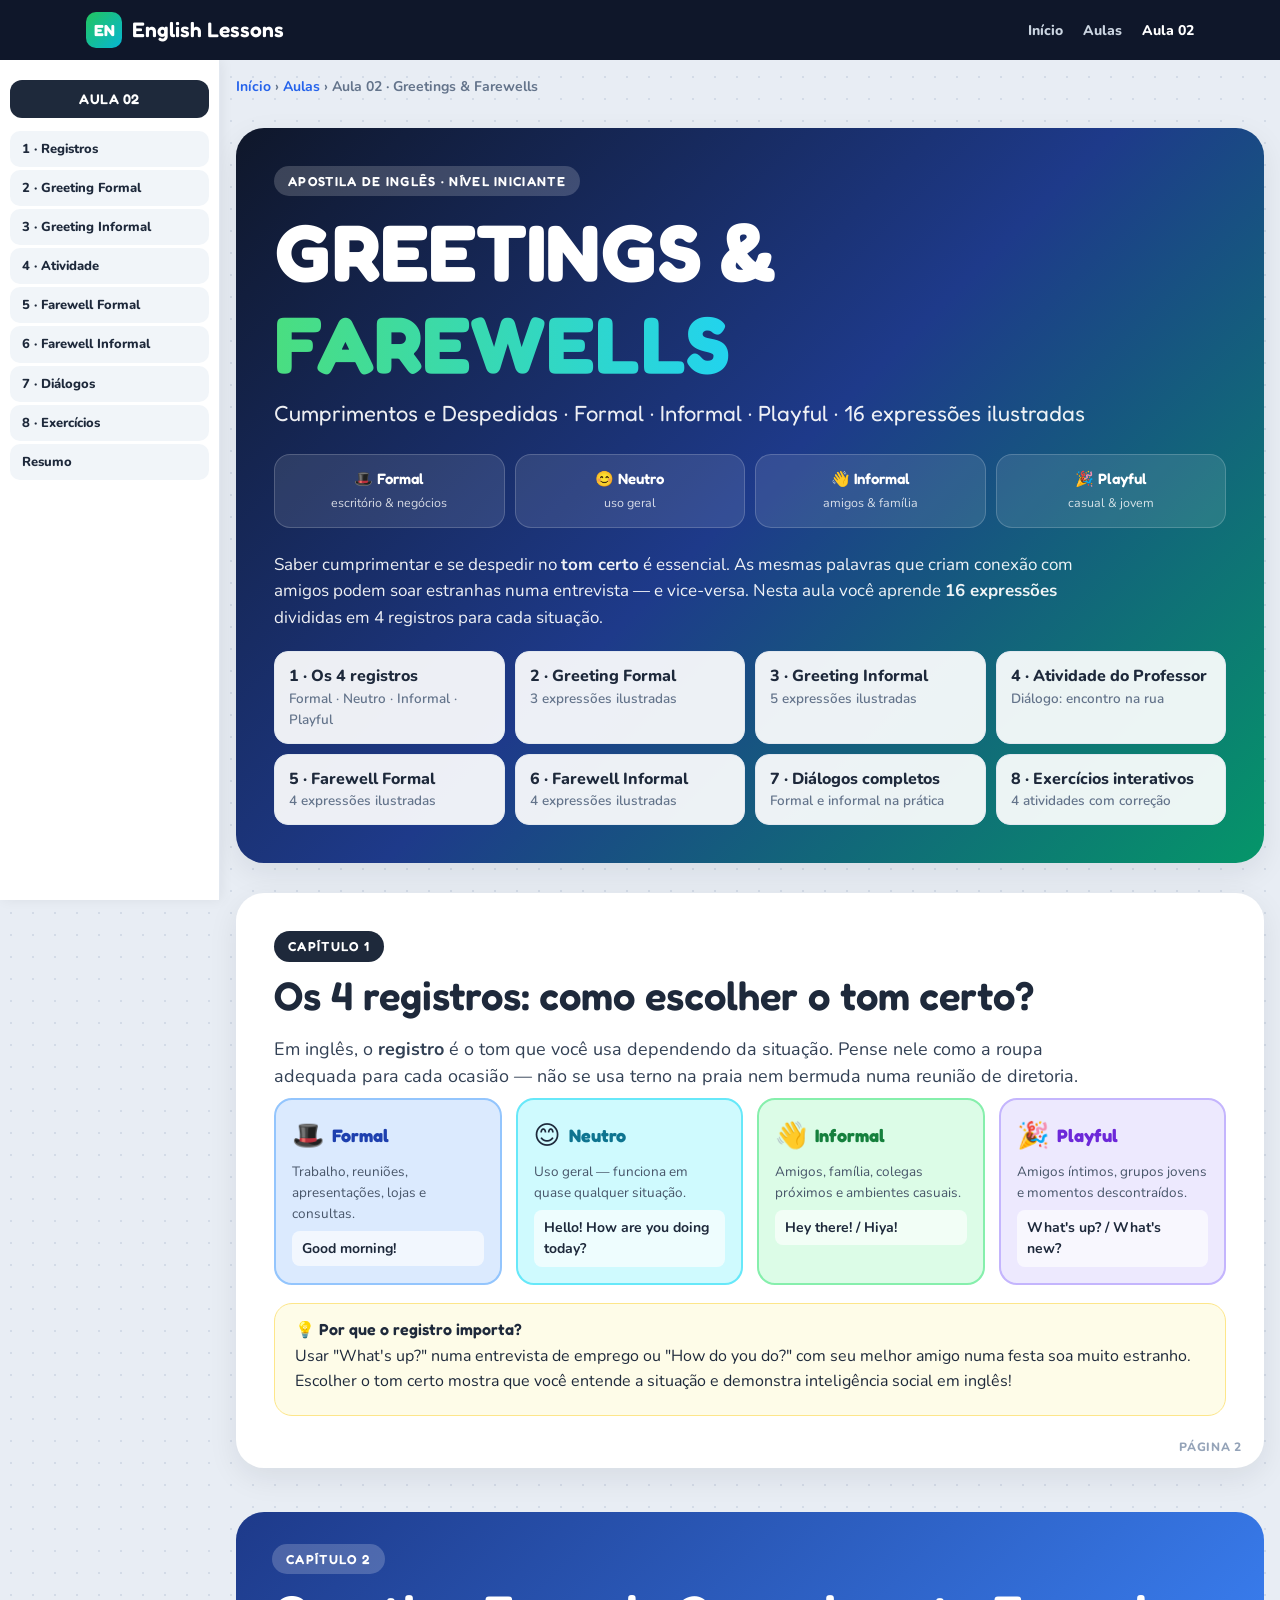
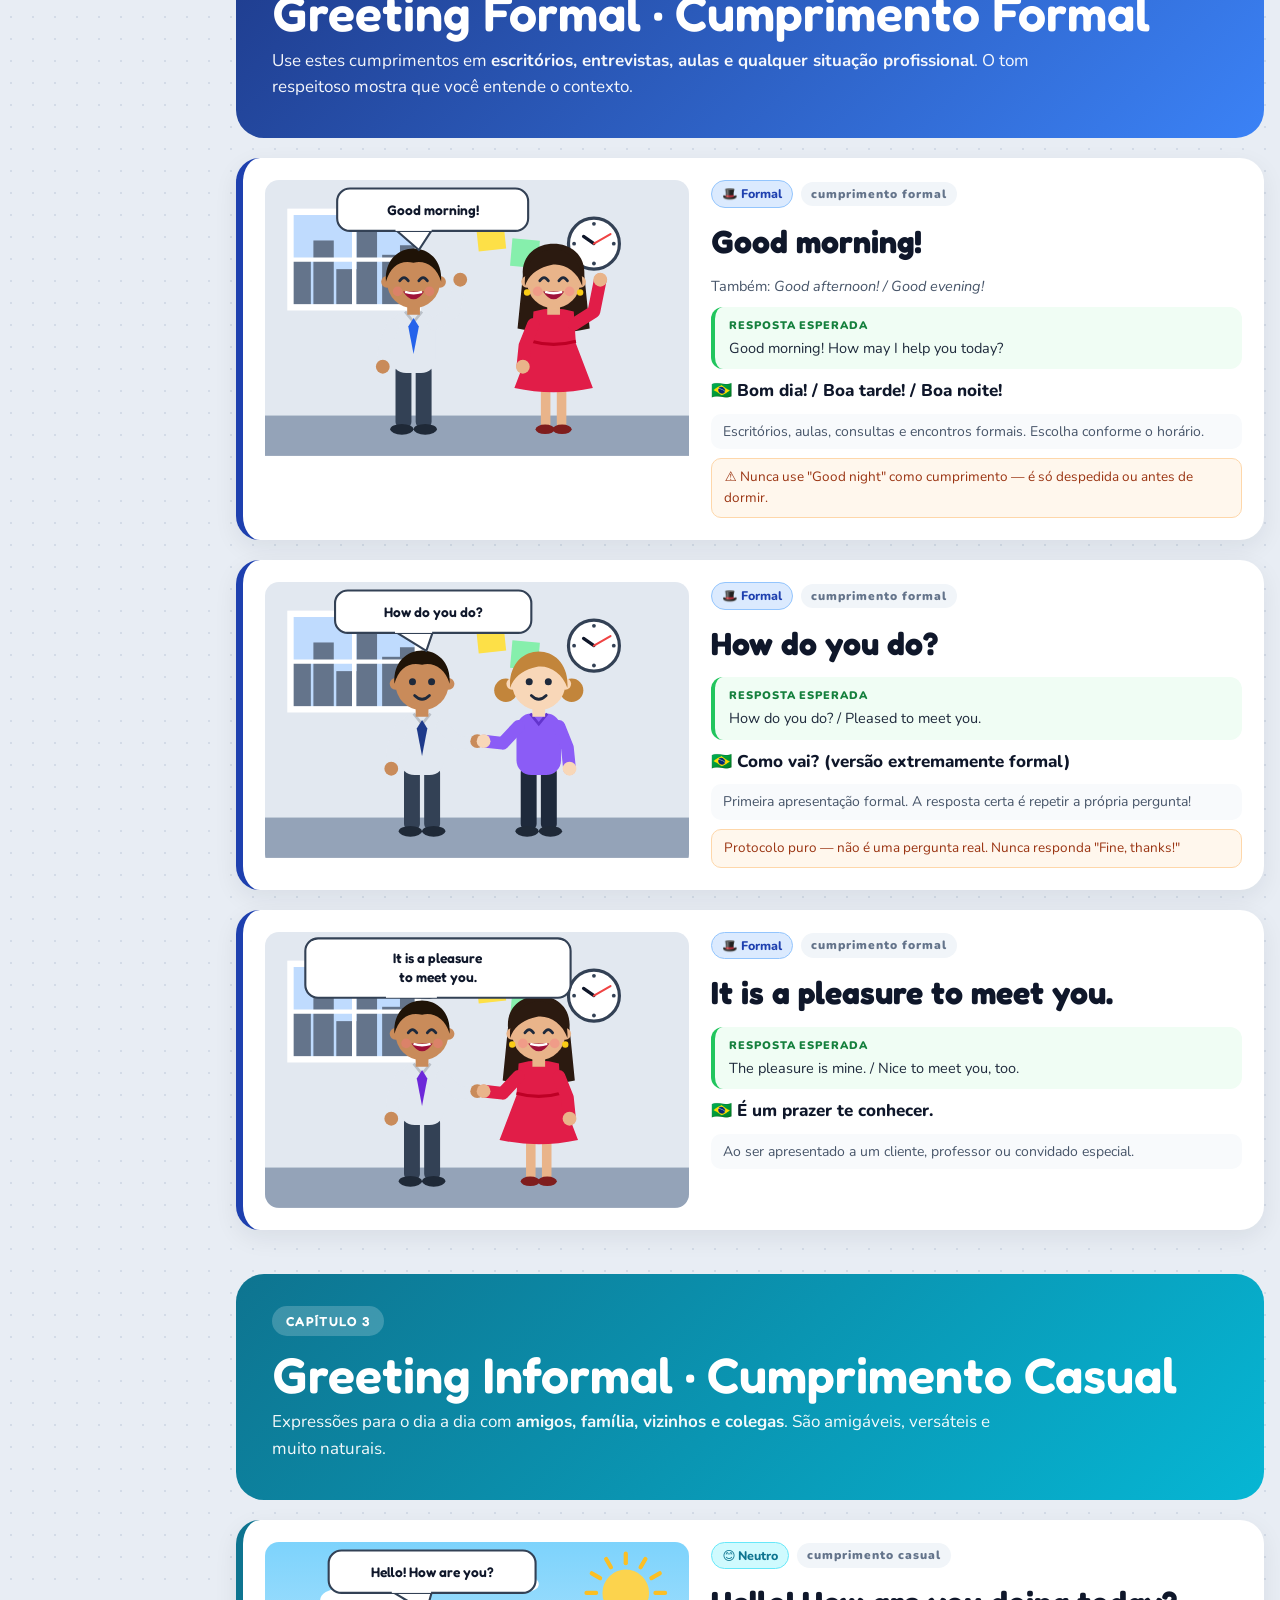
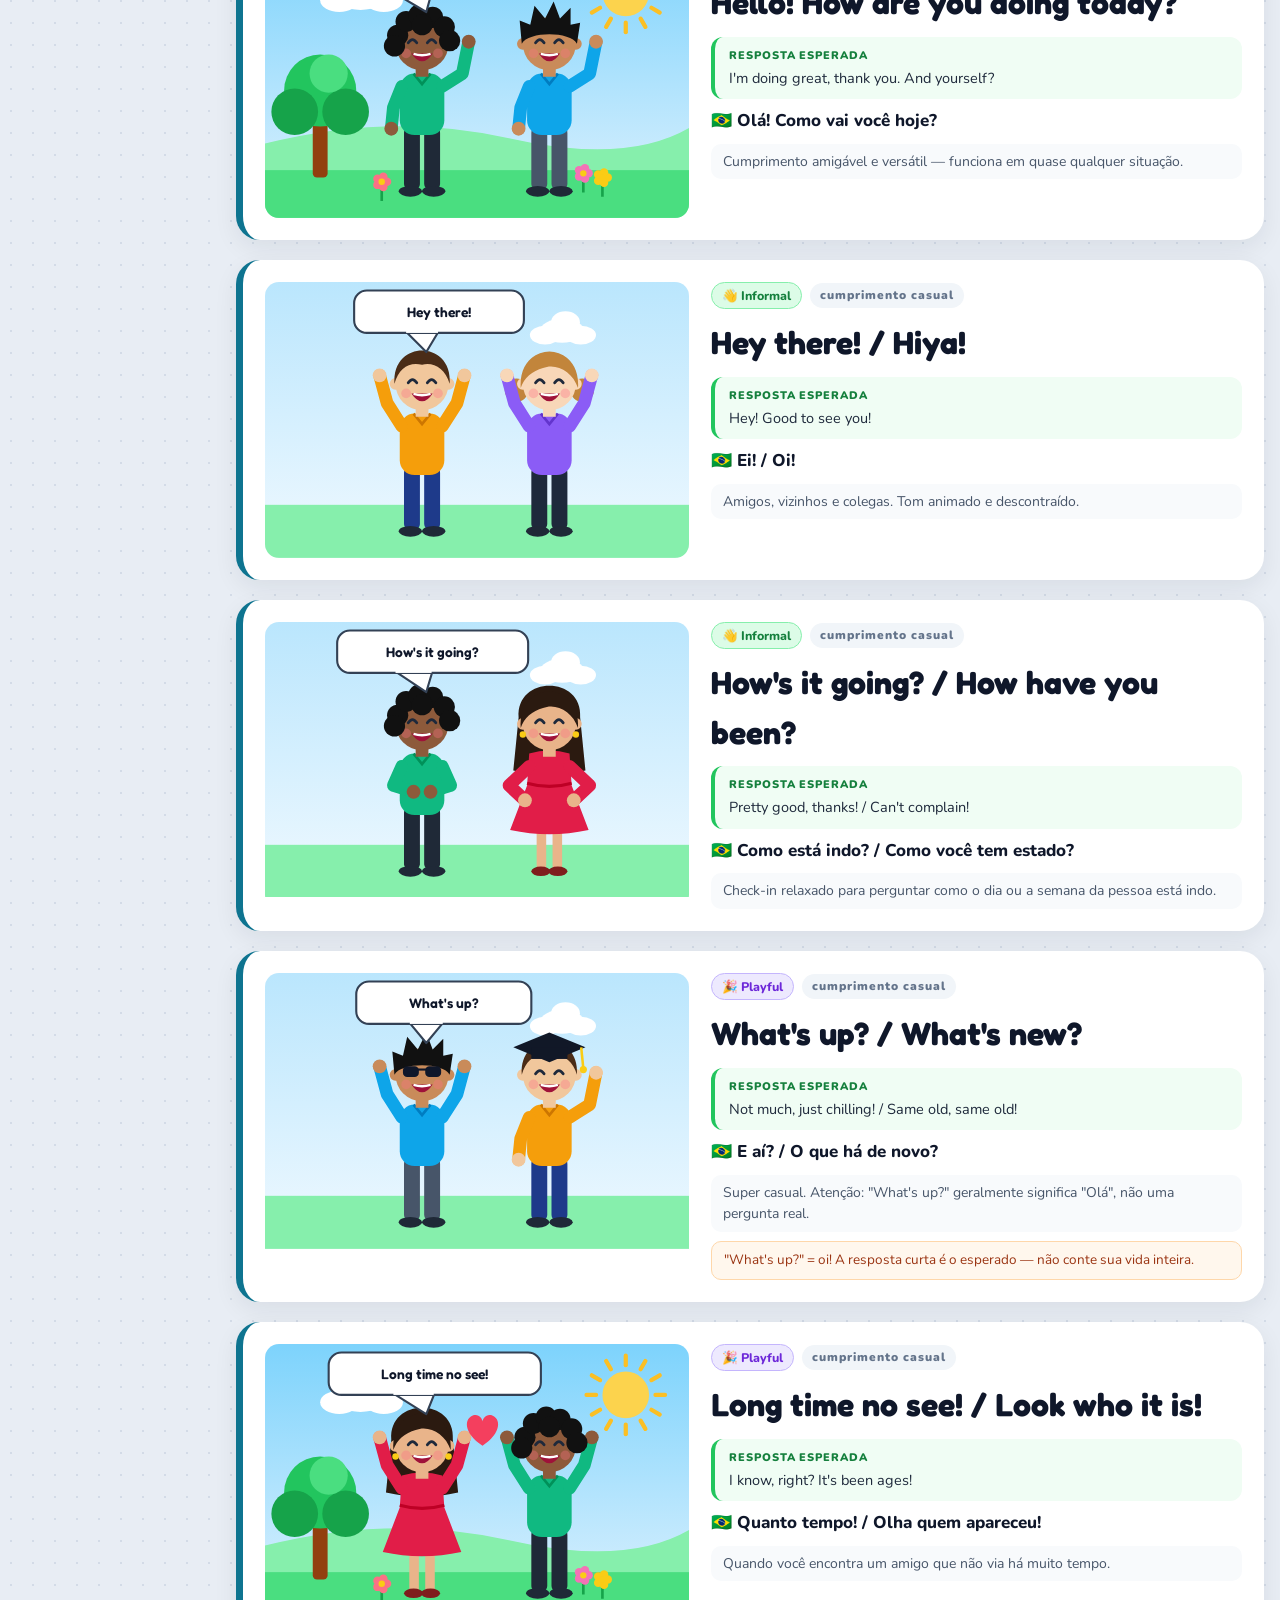
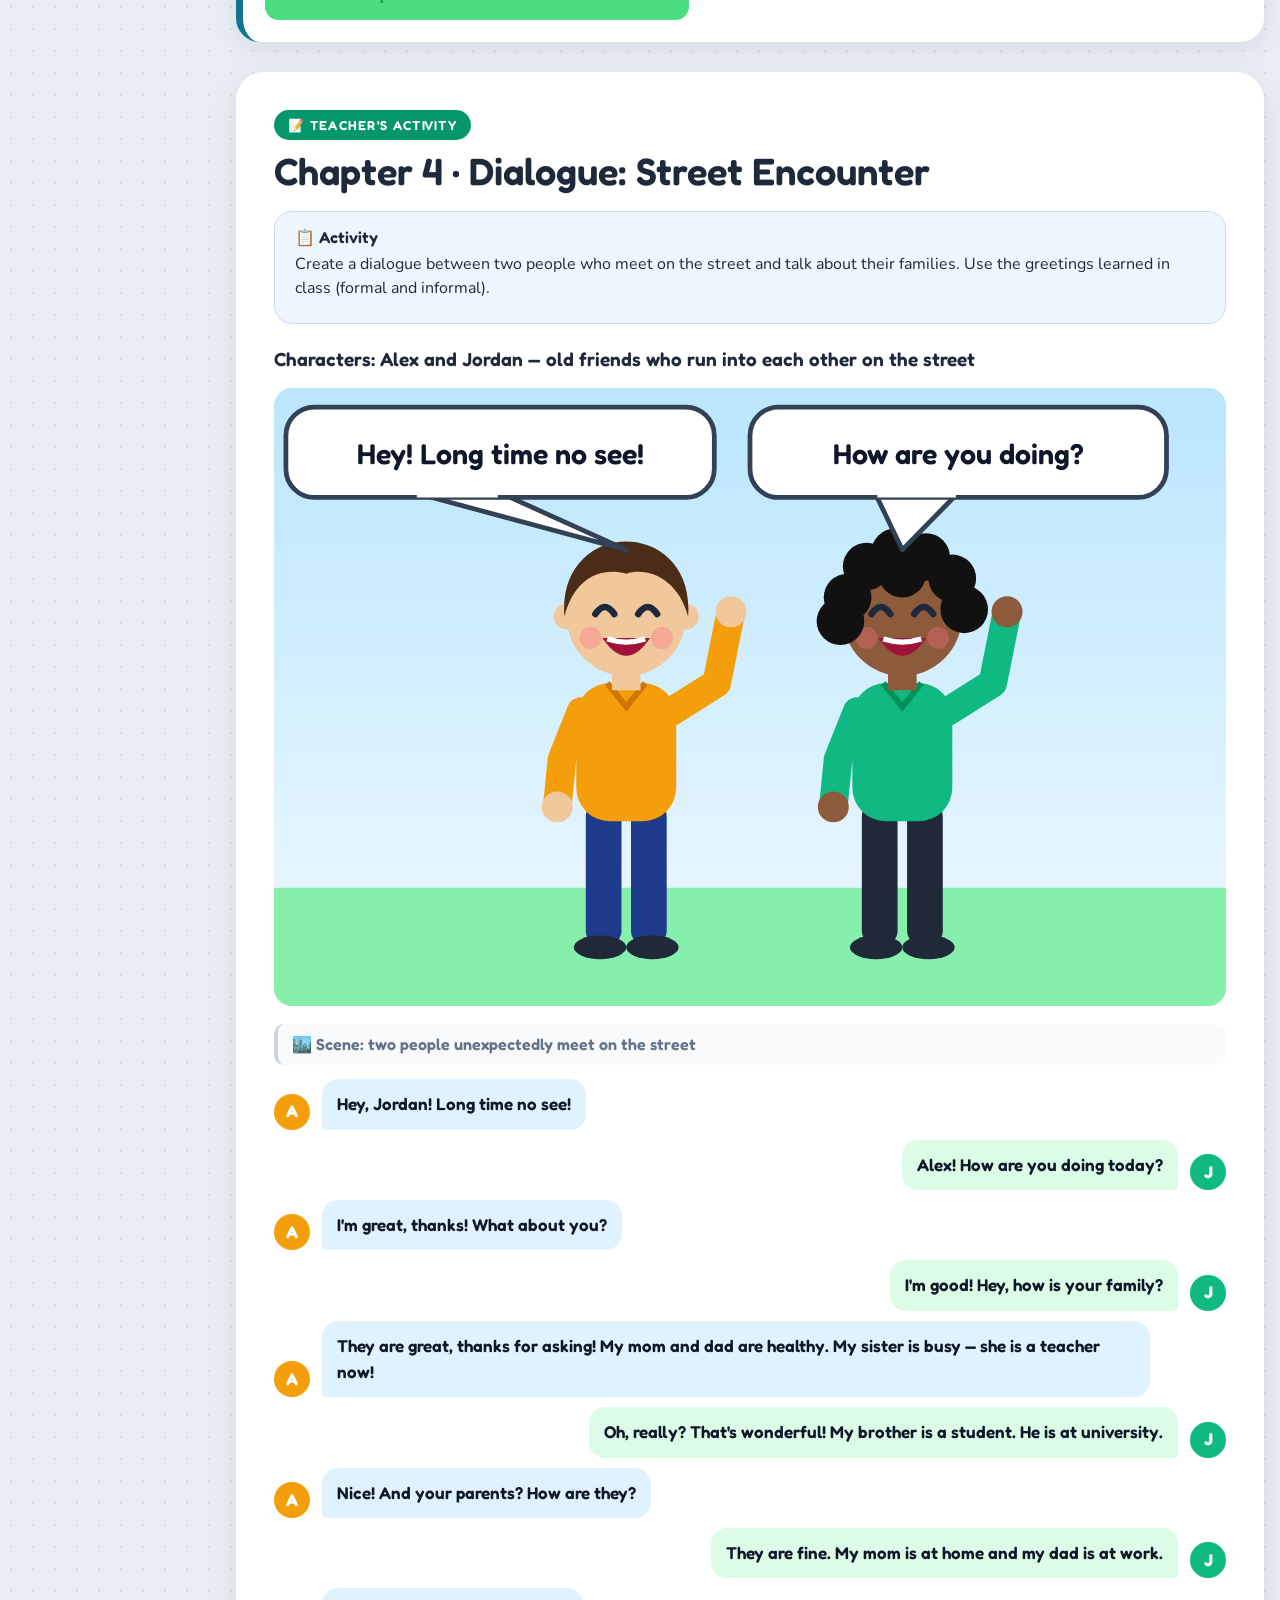
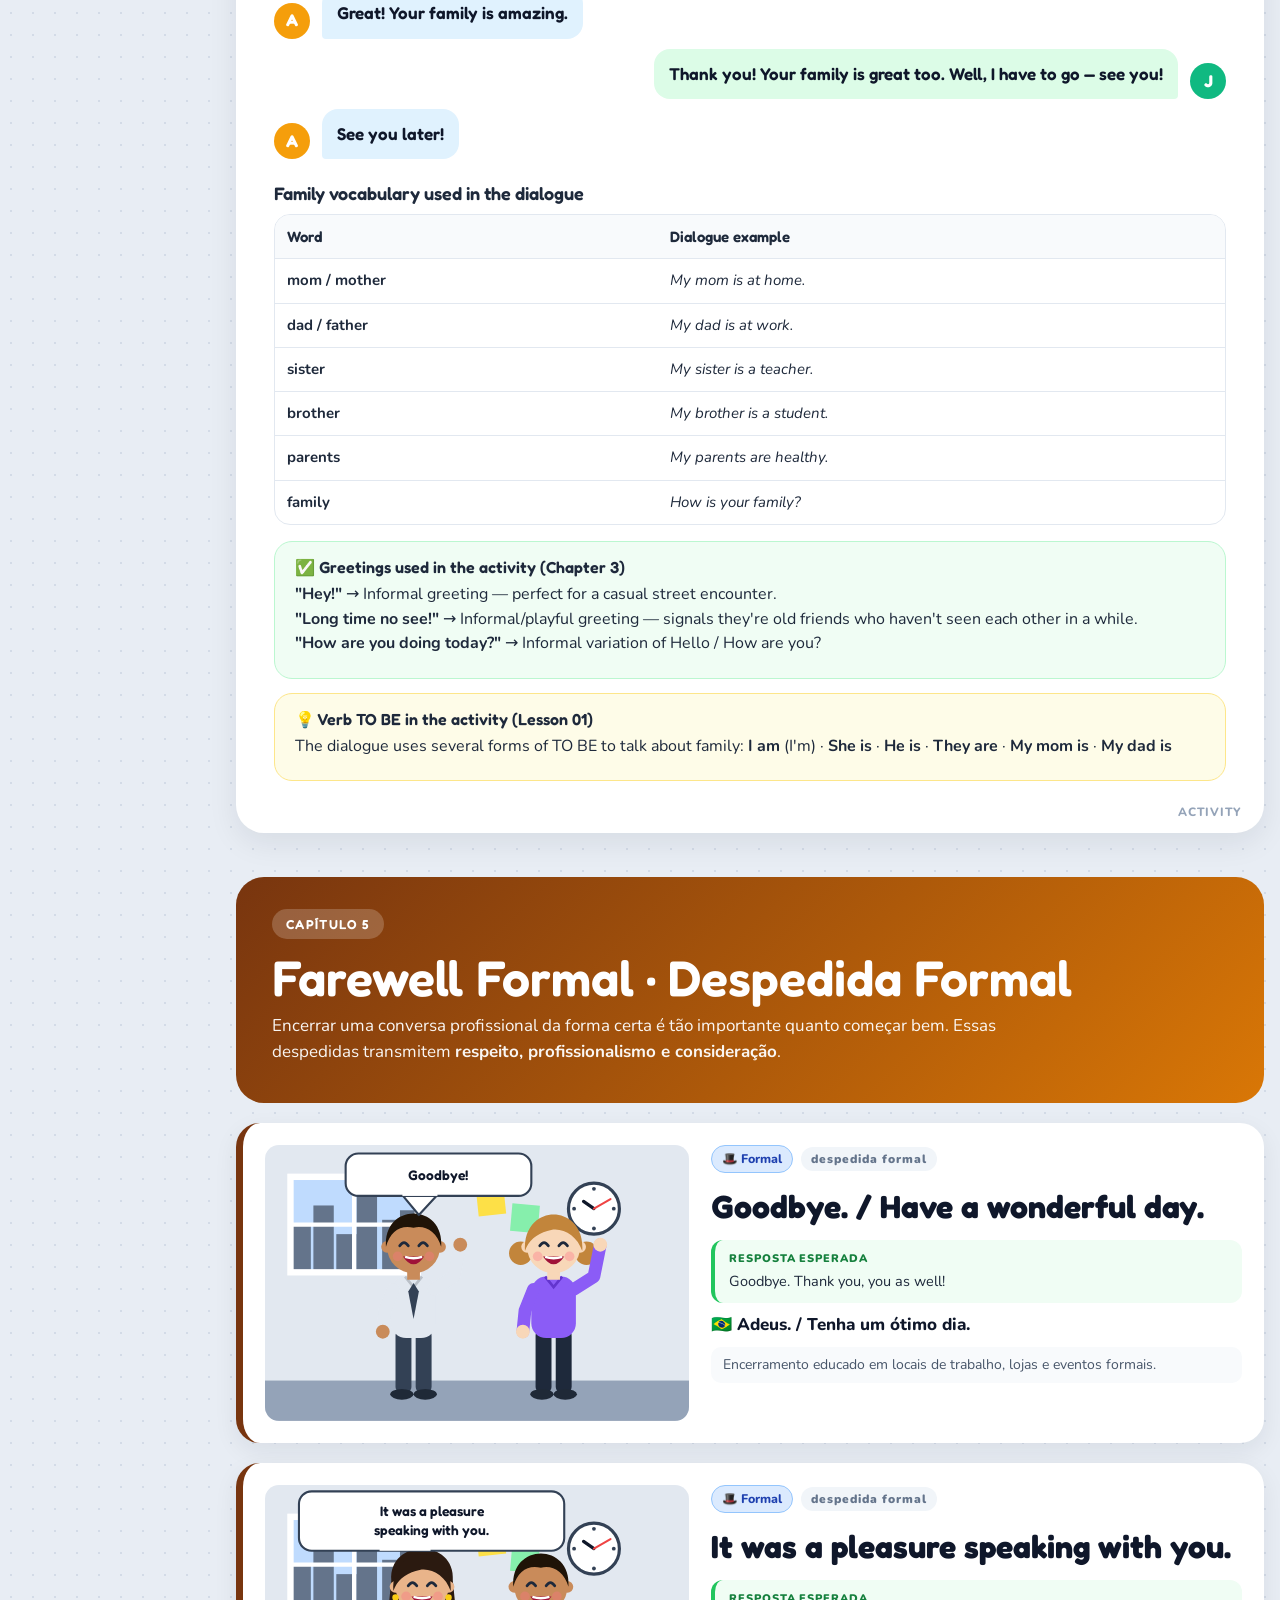
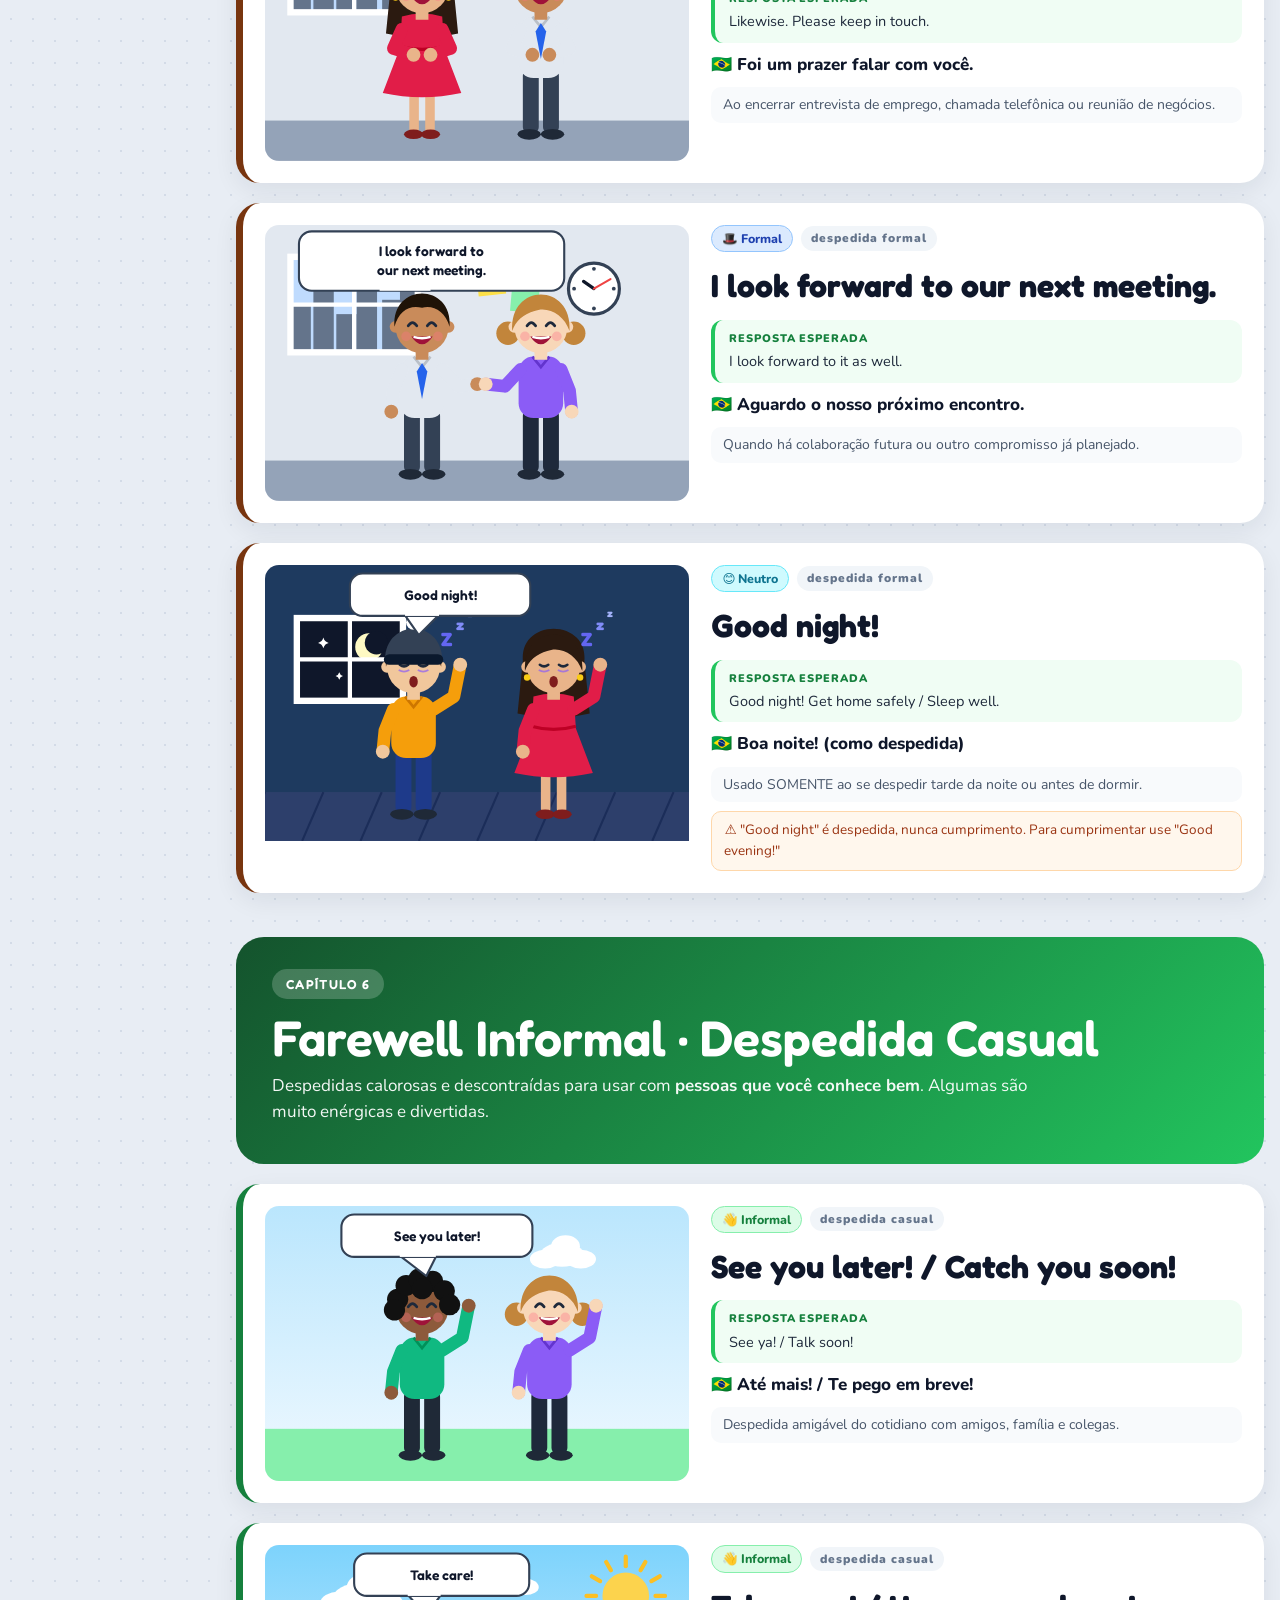
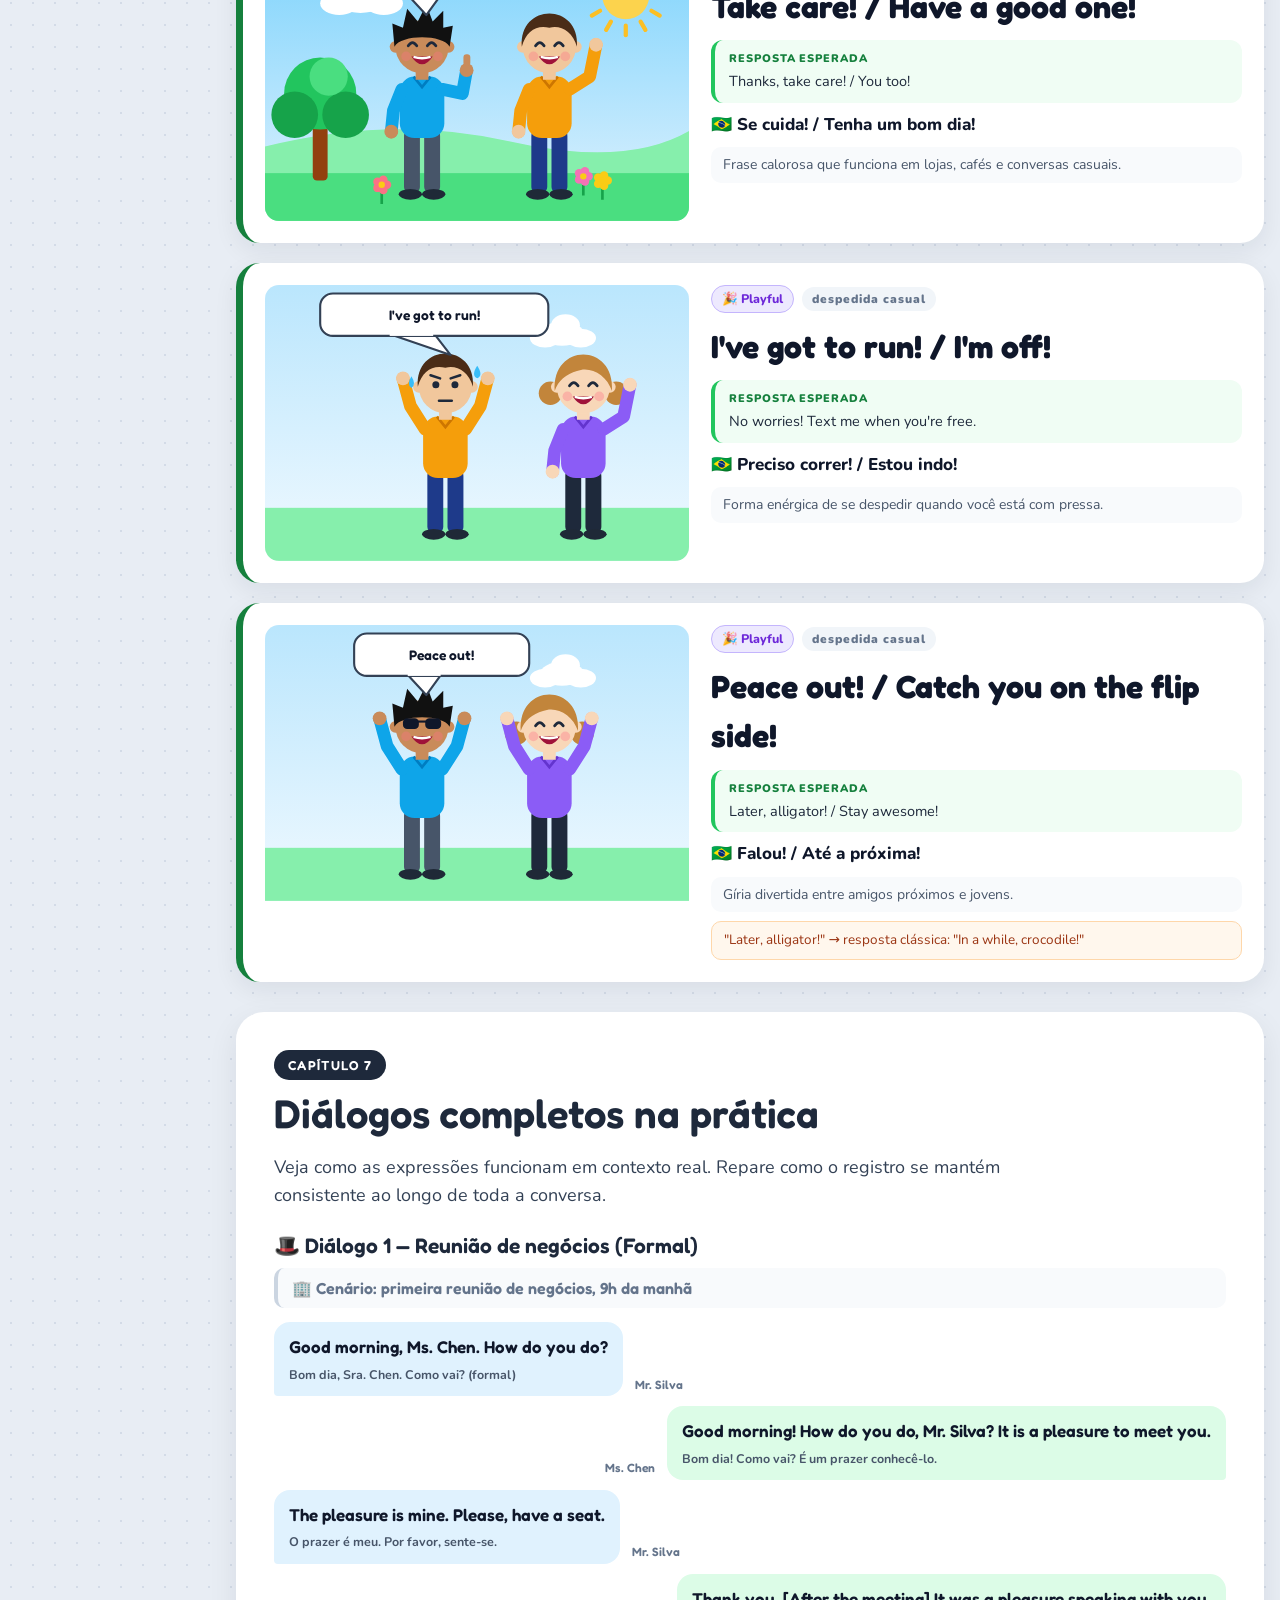
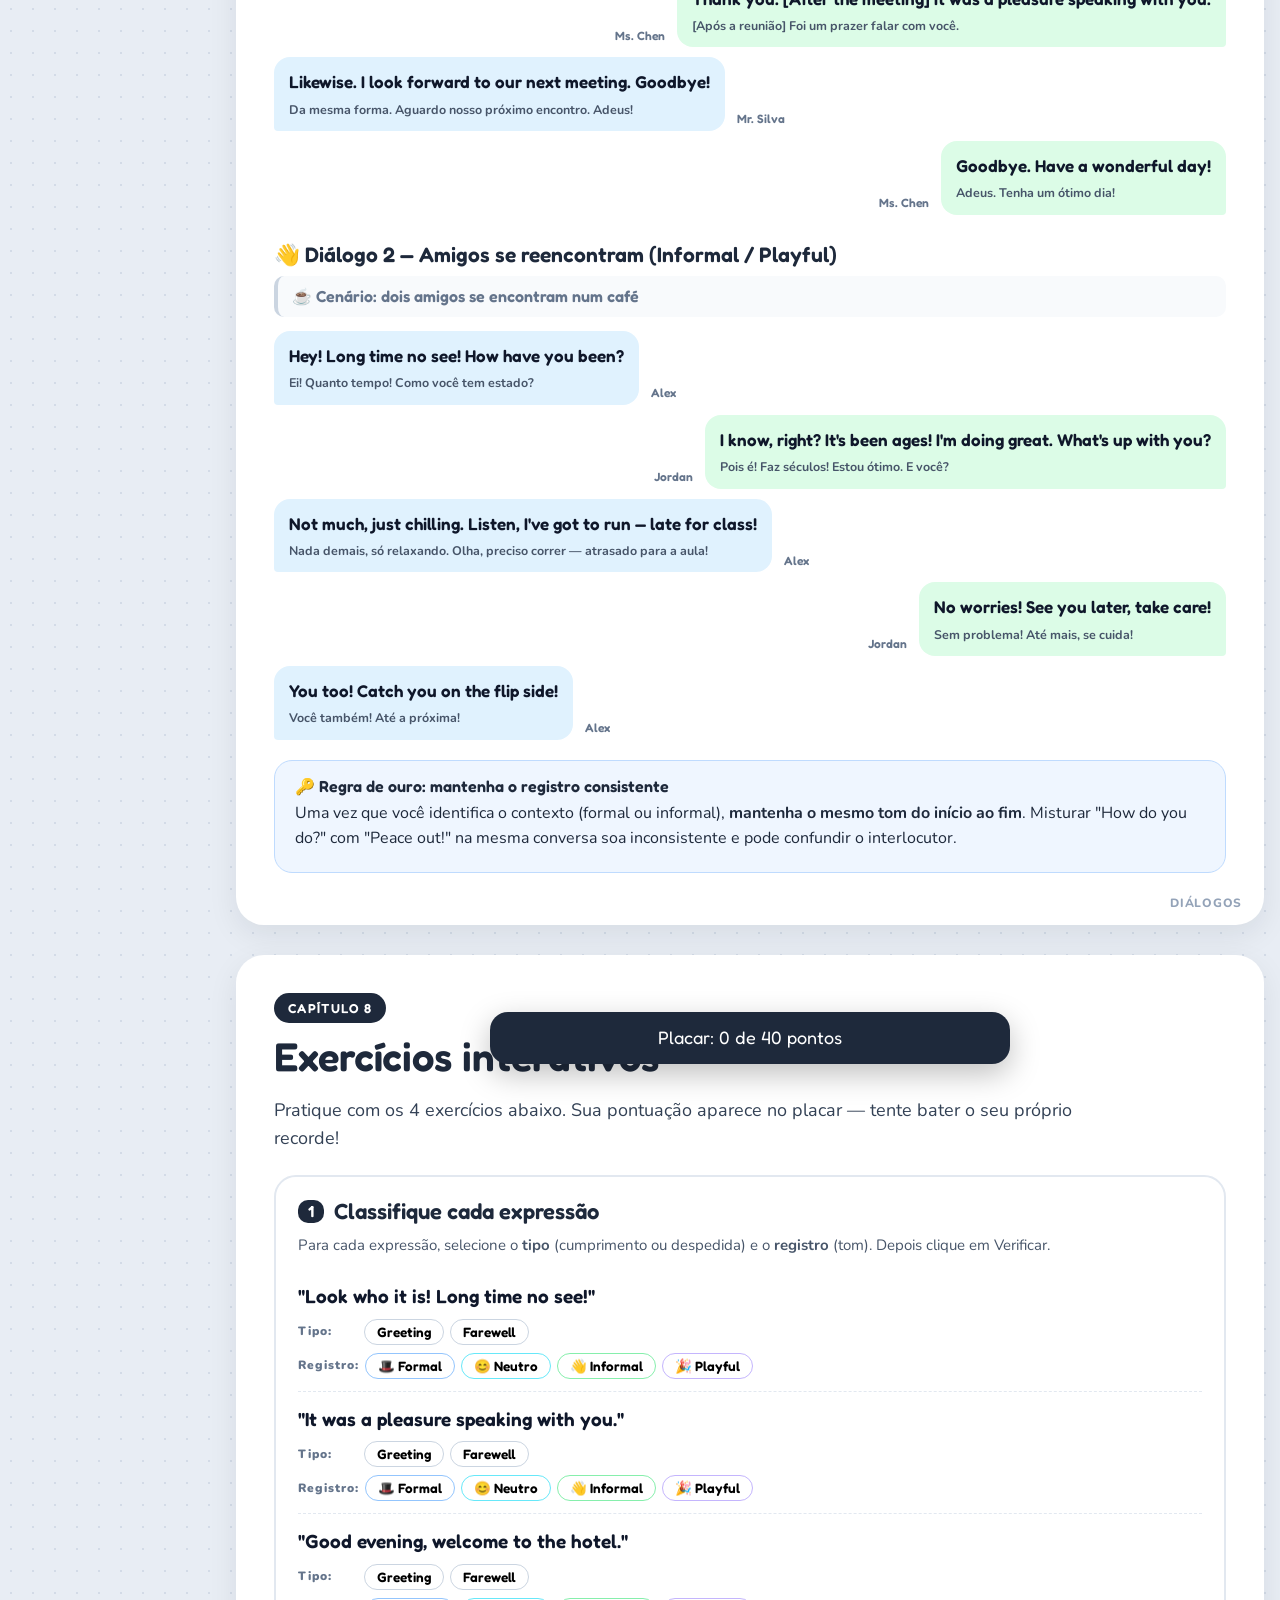
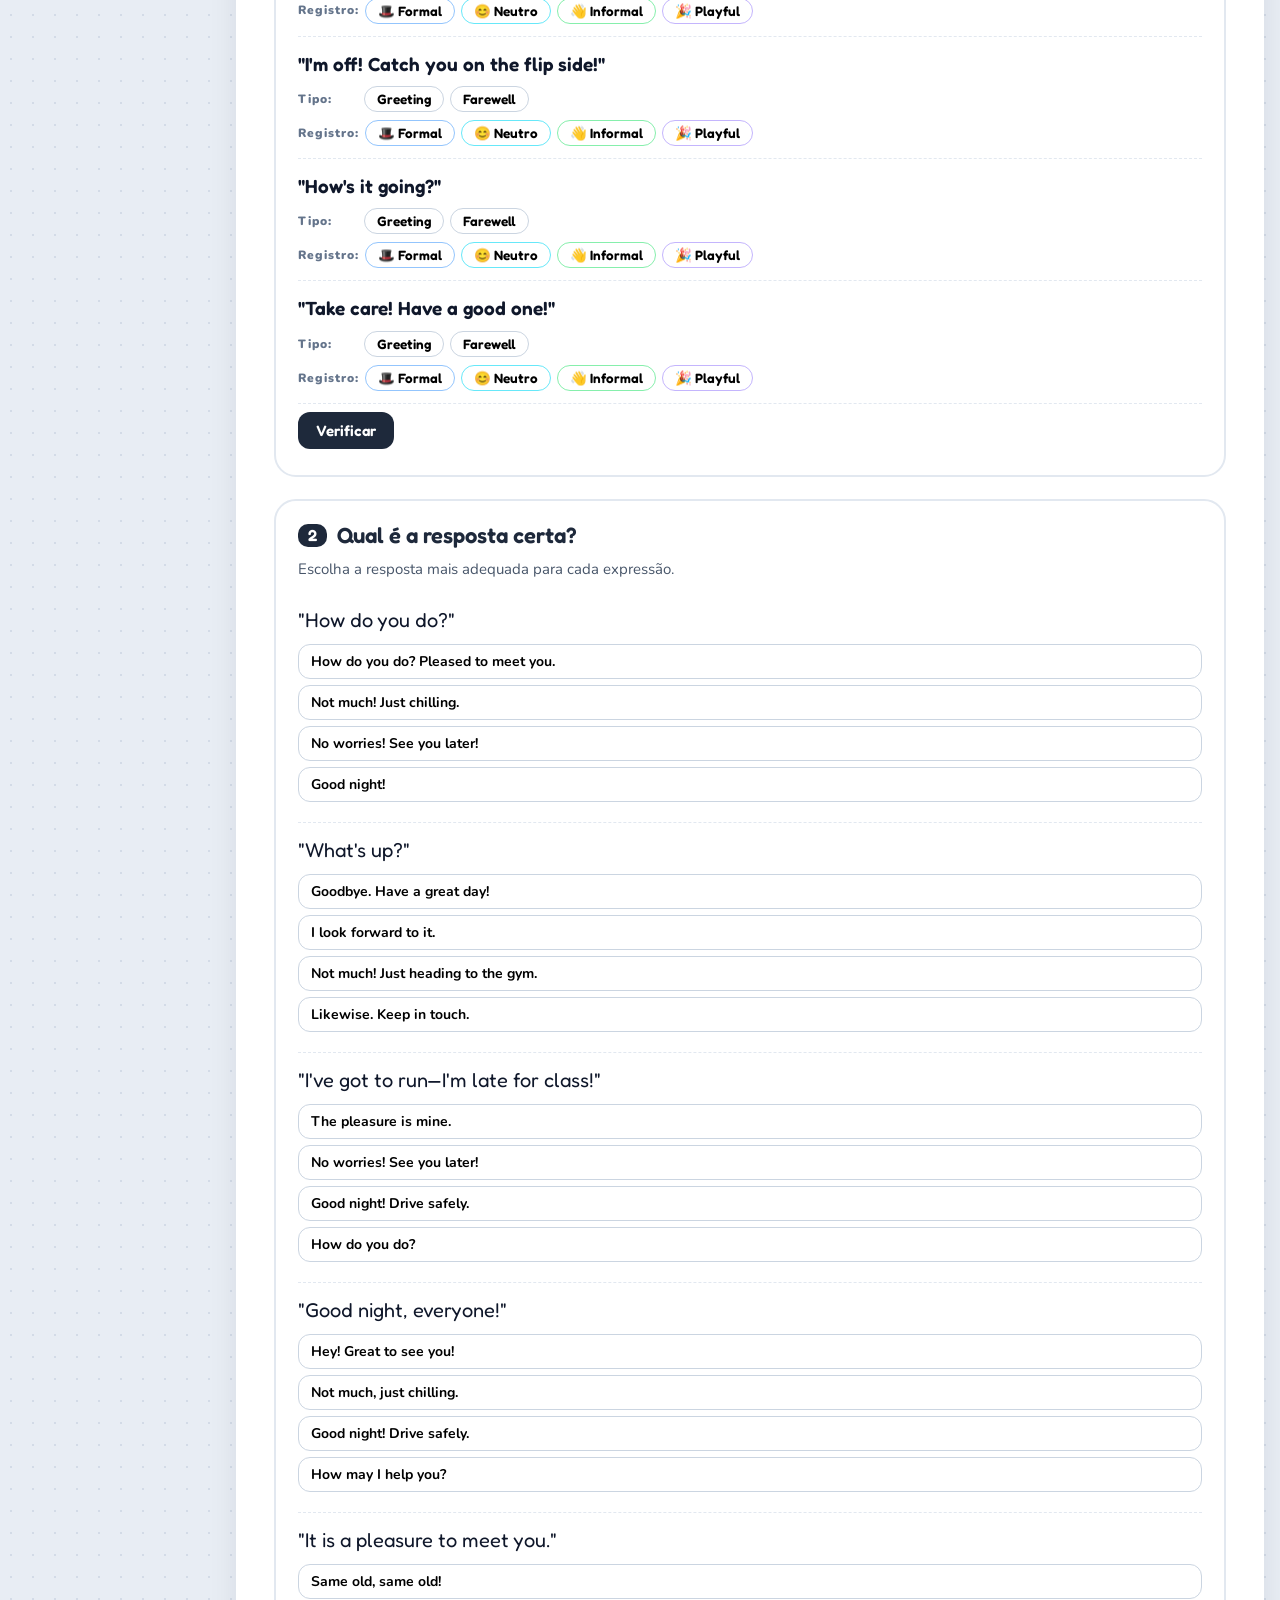
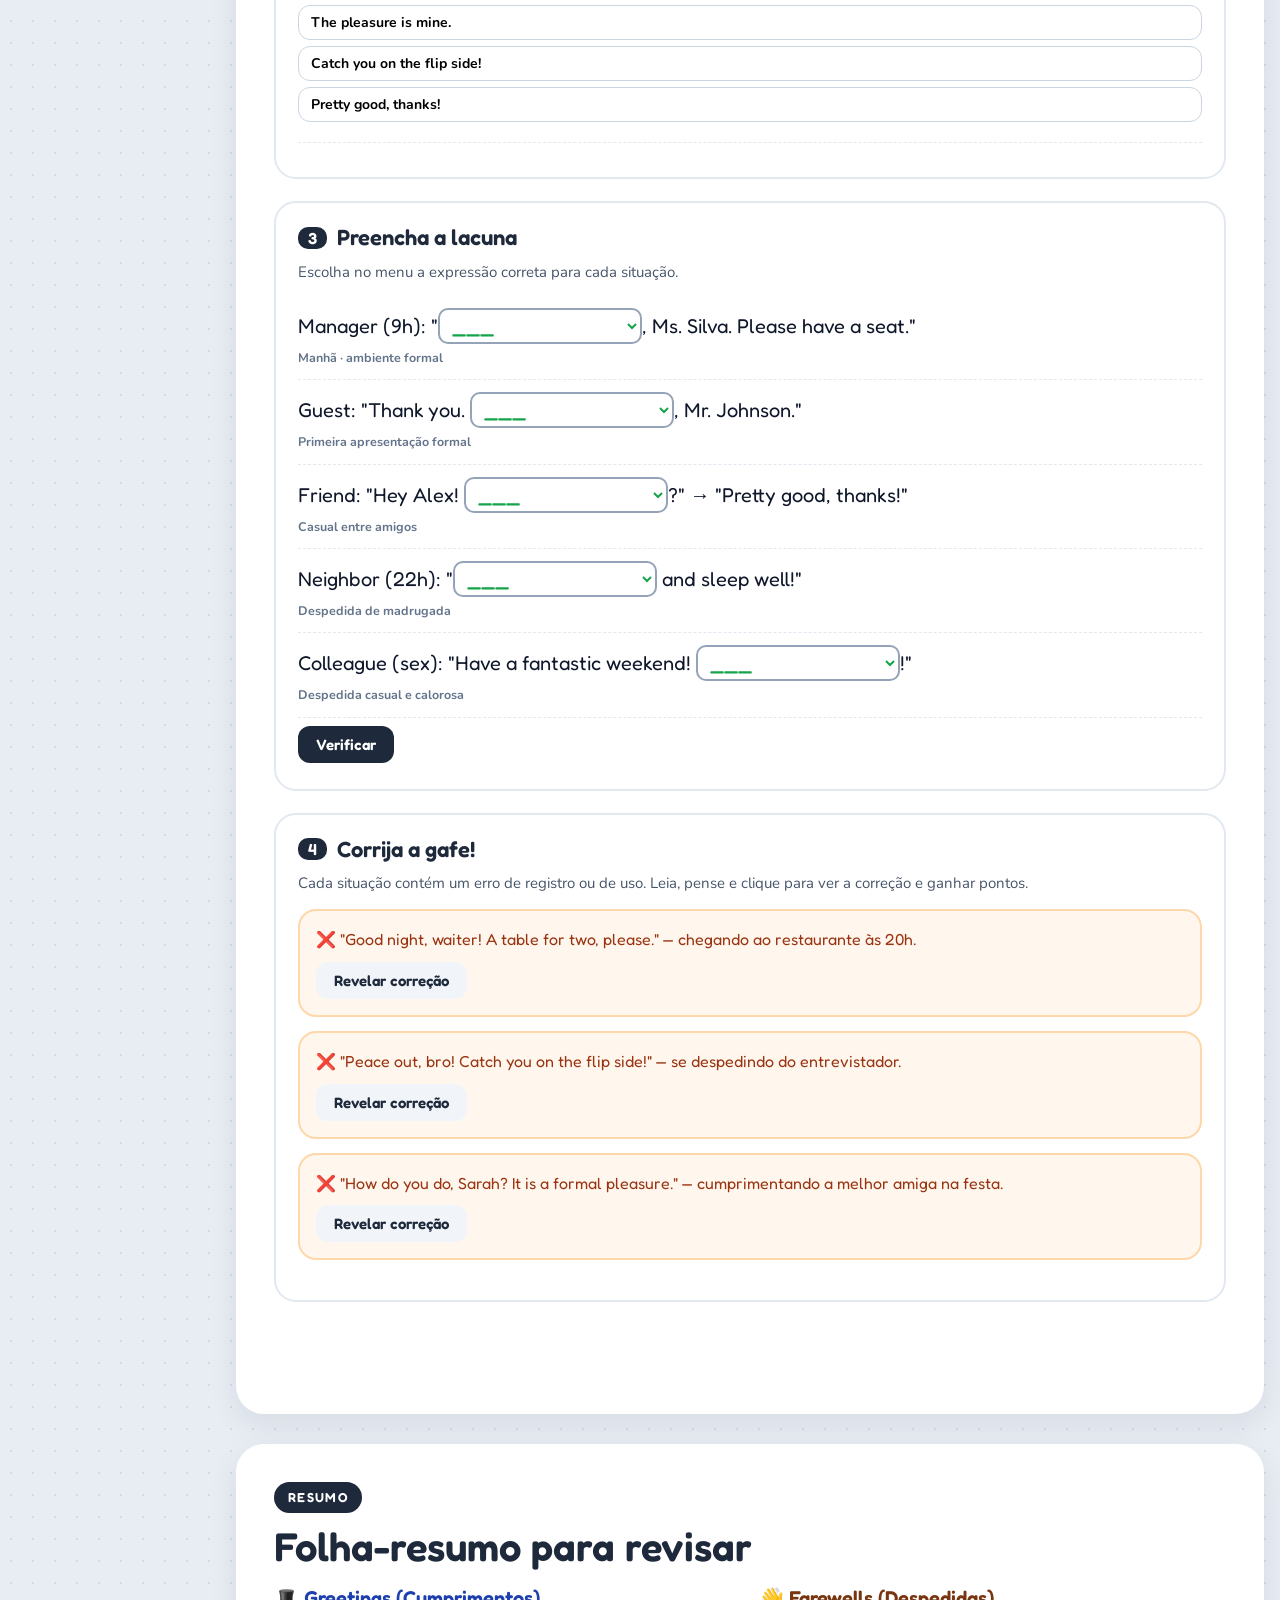
<file: aulas/aula-02-greetings.html>
<!DOCTYPE html>
<html lang="pt-BR">
<head>
<meta charset="utf-8">
<meta name="viewport" content="width=device-width, initial-scale=1">
<title>Aula 02 · Greetings &amp; Farewells – English Lessons</title>
<meta name="description" content="Aula 02: cumprimentos e despedidas em inglês nos registros formal, informal e playful, com ilustrações, diálogos e exercícios.">
<link rel="preconnect" href="https://fonts.googleapis.com">
<link href="https://fonts.googleapis.com/css2?family=Fredoka:wght@400;500;600;700&family=Nunito:wght@400;600;700;800;900&family=Caveat:wght@600;700&display=swap" rel="stylesheet">
<link rel="stylesheet" href="../css/style.css">
<style>
/* ── EXPRESSION CARDS ── */
.gcard{display:grid;grid-template-columns:minmax(0,1fr) minmax(0,1.25fr);gap:22px;background:#fff;border-radius:24px;padding:22px;margin:20px 0;box-shadow:0 8px 24px rgba(15,23,42,.07);border-left:7px solid var(--gc,#334155)}
@media(max-width:760px){.gcard{grid-template-columns:1fr}}
.gcill{border-radius:14px;overflow:hidden;line-height:0}
.gcill svg{width:100%;height:auto;display:block}
.gcbody{display:flex;flex-direction:column;gap:9px}
.gcmeta{display:flex;gap:8px;align-items:center;flex-wrap:wrap}
.rb2{display:inline-flex;align-items:center;gap:5px;padding:3px 10px;border-radius:999px;font-weight:800;font-size:12.5px}
.gccat{font-size:12px;font-weight:900;letter-spacing:.08em;color:var(--muted);background:#f1f5f9;border-radius:999px;padding:3px 10px}
.gcen{font-family:Fredoka;font-size:clamp(22px,2.8vw,32px);font-weight:700;color:#0f172a}
.gcen2{font-size:14.5px;color:#475569}
.gcresp{background:#f0fdf4;border-radius:12px;padding:10px 14px;font-size:14.5px;border-left:4px solid #22c55e}
.gcresp-label{display:block;font-size:11px;font-weight:900;letter-spacing:.08em;color:#15803d;margin-bottom:3px}
.gcpt{font-size:17px;font-weight:800;color:#0f172a}
.gcwhen{font-size:14px;color:#475569;background:#f8fafc;border-radius:10px;padding:7px 12px}
.gcnote{font-size:13.5px;padding:8px 12px;border-radius:10px;background:#fff7ed;color:#9a3412;border:1px solid #fed7aa}
/* ── SECTION HEADERS ── */
.thead2{border-radius:28px;padding:32px 36px;color:#fff;margin:44px 0 10px;overflow:hidden}
.thead2 h2{font-size:clamp(30px,4.5vw,50px);margin:0}
.thead2 p{font-size:17px;max-width:760px;opacity:.95}
.thead2.gf{background:linear-gradient(135deg,#1e3a8a,#3b82f6)}
.thead2.gi{background:linear-gradient(135deg,#0e7490,#06b6d4)}
.thead2.ff{background:linear-gradient(135deg,#78350f,#d97706)}
.thead2.fi{background:linear-gradient(135deg,#14532d,#22c55e)}
/* ── REGISTER GRID ── */
.reg-grid{display:grid;grid-template-columns:repeat(4,minmax(0,1fr));gap:14px}
@media(max-width:900px){.reg-grid{grid-template-columns:repeat(2,1fr)}}
@media(max-width:520px){.reg-grid{grid-template-columns:1fr}}
.regcard{border-radius:18px;padding:16px;display:flex;flex-direction:column;gap:6px}
.regcard-top{display:flex;align-items:center;gap:8px}
.regcard-em{font-size:26px}
.regcard-name{font-family:Fredoka;font-weight:700;font-size:18px}
.regcard-use{font-size:13.5px;color:#475569;margin:0}
.regcard-ex{font-size:14px;margin:0;padding:7px 10px;background:rgba(255,255,255,.65);border-radius:8px}
/* ── DIALOGUES ── */
.dl-ctx{font-family:Fredoka;font-size:16px;font-weight:600;color:var(--muted);margin-bottom:14px;padding:8px 14px;background:#f8fafc;border-radius:10px;border-left:4px solid #cbd5e1}
.dl{display:flex;flex-direction:column;gap:10px}
.dl-line{display:flex;gap:12px;align-items:flex-end;max-width:92%}
.dl-line.dl-r{flex-direction:row-reverse;align-self:flex-end}
.dl-name{font-family:Fredoka;font-size:12px;font-weight:600;color:var(--muted);white-space:nowrap;padding-bottom:2px}
.dl-bubble{border-radius:16px;padding:12px 15px;display:flex;flex-direction:column;gap:4px;position:relative}
.dl-l .dl-bubble{background:#e0f2fe;border-bottom-left-radius:4px}
.dl-r .dl-bubble{background:#dcfce7;border-bottom-right-radius:4px}
.dl-en{font-family:Fredoka;font-size:17px;font-weight:600;color:#0f172a}
.dl-pt{font-size:12.5px;color:#475569;font-weight:700}
/* ── EXERCISES ── */
.gex-row{padding:12px 0;border-bottom:1px dashed var(--line)}
.gex-expr{font-family:Fredoka;font-size:19px;font-weight:600;color:#0f172a;margin-bottom:8px}
.gex-q{font-family:Fredoka;font-size:20px;color:#0f172a;min-width:220px;flex:1}
.gex-picks{display:flex;flex-direction:column;gap:8px}
.gex-grp{display:flex;align-items:center;gap:6px;flex-wrap:wrap}
.gex-grp-label{font-size:12px;font-weight:900;letter-spacing:.08em;color:var(--muted);min-width:60px}
.gex-btn{font-family:Fredoka;font-size:13.5px;font-weight:600;border:1.5px solid #cbd5e1;background:#fff;border-radius:999px;padding:4px 12px;cursor:pointer}
.gex-btn:hover{background:#f1f5f9}
.gex-btn.sel2{background:#0f172a;color:#fff;border-color:#0f172a}
.gex-btn.ok2{background:#16a34a;border-color:#16a34a;color:#fff}
.gex-btn.bad2{background:#dc2626;border-color:#dc2626;color:#fff}
.gex-fb2{font-size:13.5px;font-weight:700;padding:4px 0;margin-top:4px}
.gex-fb2.ok{color:#15803d}.gex-fb2.bad{color:#b91c1c}
.gex-mcopts{display:flex;flex-direction:column;gap:6px;margin:8px 0}
.gex-mc{font-family:Nunito;font-size:14px;font-weight:700;border:1.5px solid #cbd5e1;background:#fff;border-radius:12px;padding:7px 12px;cursor:pointer;text-align:left}
.gex-mc:hover{background:#f1f5f9}
.gex-mc.ok{background:#16a34a;border-color:#16a34a;color:#fff}
.gex-mc.bad{background:#dc2626;border-color:#dc2626;color:#fff}
.gex-hint{font-size:12.5px;color:var(--muted);font-weight:700;margin-top:4px}
.gblunder{border:2px solid #fed7aa;border-radius:18px;padding:16px;margin:14px 0;background:#fff7ed}
.gblunder-wrong{font-family:Fredoka;font-size:16px;color:#9a3412;margin-bottom:10px}
.gblunder-fix{margin-top:10px;padding-top:10px;border-top:1px dashed #fed7aa}
.gblunder-fix-en{font-family:Fredoka;font-size:16px;color:#15803d;margin-bottom:6px}
.gblunder-explain{font-size:14px;color:#334155}
/* ── ACTIVITY AVATARS ── */
.dl-av{width:36px;height:36px;border-radius:50%;display:flex;align-items:center;justify-content:center;font-family:Fredoka;font-size:17px;font-weight:700;color:#fff;flex-shrink:0;align-self:flex-end}
.dl-alex{background:#f59e0b}
.dl-jordan{background:#10b981}
/* ── COVER ── */
.g2cover{background:linear-gradient(135deg,#0f172a,#1e3a8a 50%,#059669);color:#fff}
.g2cover h1{font-size:clamp(38px,7vw,80px);margin:0;font-weight:700}
.g2cover h1 em{background:linear-gradient(90deg,#4ade80,#22d3ee);-webkit-background-clip:text;background-clip:text;color:transparent;font-style:normal}
.g2cover .sub{font-size:clamp(16px,2.2vw,22px);opacity:.92;font-family:Fredoka;margin-top:6px}
.g2regrow{display:grid;grid-template-columns:repeat(4,1fr);gap:10px;margin:24px 0}
@media(max-width:760px){.g2regrow{grid-template-columns:repeat(2,1fr)}}
.g2reg-pill{border-radius:16px;padding:12px;text-align:center;background:rgba(255,255,255,.1);border:1px solid rgba(255,255,255,.18)}
.g2reg-pill span{display:block;font-family:Fredoka;font-weight:600;font-size:15px}
.g2reg-pill small{font-size:12.5px;opacity:.8}
</style>
</head>
<body class="lesson-page">

<header class="site-head">
  <div class="in">
    <a class="logo" href="../index.html"><i>EN</i>English Lessons</a>
    <nav>
      <a href="../index.html">Início</a>
      <a href="../index.html#aulas">Aulas</a>
      <a class="on" href="aula-02-greetings.html">Aula 02</a>
    </nav>
  </div>
</header>

<div class="crumb"><a href="../index.html">Início</a> › <a href="../index.html#aulas">Aulas</a> › Aula 02 · Greetings &amp; Farewells</div>

<button class="ham" id="ham" aria-label="Menu"><span></span><span></span><span></span></button>

<nav class="top" id="topNav"><div class="in">
  <a class="brand" href="#inicio">AULA 02</a>
  <div class="nav-links">
    <a href="#registros">1 · Registros</a>
    <a href="#saudacoes-formais">2 · Greeting Formal</a>
    <a href="#saudacoes-informais">3 · Greeting Informal</a>
    <a href="#atividade">4 · Atividade</a>
    <a href="#despedidas-formais">5 · Farewell Formal</a>
    <a href="#despedidas-informais">6 · Farewell Informal</a>
    <a href="#dialogos">7 · Diálogos</a>
    <a href="#exercicios">8 · Exercícios</a>
    <a href="#resumo">Resumo</a>
  </div>
</div></nav>

<nav class="sidenav" id="sidenav">
  <span class="snav-brand">AULA 02</span>
  <a href="#inicio">Início</a>
  <a href="#registros">1 · Registros</a>
  <a href="#saudacoes-formais">2 · Greeting Formal</a>
  <a href="#saudacoes-informais">3 · Greeting Informal</a>
  <a href="#atividade">4 · Atividade</a>
  <a href="#despedidas-formais">5 · Farewell Formal</a>
  <a href="#despedidas-informais">6 · Farewell Informal</a>
  <a href="#dialogos">7 · Diálogos</a>
  <a href="#exercicios">8 · Exercícios</a>
  <a href="#resumo">Resumo</a>
</nav>

<div class="wrap">

<!-- COVER -->
<section id="inicio" class="page g2cover">
  <div class="kicker" style="background:rgba(255,255,255,.18);color:#fff">Apostila de Inglês · Nível iniciante</div>
  <h1>GREETINGS &amp; <em>FAREWELLS</em></h1>
  <div class="sub">Cumprimentos e Despedidas · Formal · Informal · Playful · 16 expressões ilustradas</div>
  <div class="g2regrow">
    <div class="g2reg-pill"><span>🎩 Formal</span><small>escritório &amp; negócios</small></div>
    <div class="g2reg-pill"><span>😊 Neutro</span><small>uso geral</small></div>
    <div class="g2reg-pill"><span>👋 Informal</span><small>amigos &amp; família</small></div>
    <div class="g2reg-pill"><span>🎉 Playful</span><small>casual &amp; jovem</small></div>
  </div>
  <p style="font-size:17px;opacity:.93;max-width:820px">Saber cumprimentar e se despedir no <b>tom certo</b> é essencial. As mesmas palavras que criam conexão com amigos podem soar estranhas numa entrevista — e vice-versa. Nesta aula você aprende <b>16 expressões</b> divididas em 4 registros para cada situação.</p>
  <div class="toc" style="margin-top:20px">
    <a href="#registros" style="background:rgba(255,255,255,.92)">1 · Os 4 registros<span>Formal · Neutro · Informal · Playful</span></a>
    <a href="#saudacoes-formais" style="background:rgba(255,255,255,.92)">2 · Greeting Formal<span>3 expressões ilustradas</span></a>
    <a href="#saudacoes-informais" style="background:rgba(255,255,255,.92)">3 · Greeting Informal<span>5 expressões ilustradas</span></a>
    <a href="#atividade" style="background:rgba(255,255,255,.92)">4 · Atividade do Professor<span>Diálogo: encontro na rua</span></a>
    <a href="#despedidas-formais" style="background:rgba(255,255,255,.92)">5 · Farewell Formal<span>4 expressões ilustradas</span></a>
    <a href="#despedidas-informais" style="background:rgba(255,255,255,.92)">6 · Farewell Informal<span>4 expressões ilustradas</span></a>
    <a href="#dialogos" style="background:rgba(255,255,255,.92)">7 · Diálogos completos<span>Formal e informal na prática</span></a>
    <a href="#exercicios" style="background:rgba(255,255,255,.92)">8 · Exercícios interativos<span>4 atividades com correção</span></a>
  </div>
</section>

<!-- REGISTROS -->
<section id="registros" class="page">
  <div class="kicker">Capítulo 1</div>
  <h2 style="font-size:clamp(26px,3.8vw,40px)">Os 4 registros: como escolher o tom certo?</h2>
  <p class="lead">Em inglês, o <b>registro</b> é o tom que você usa dependendo da situação. Pense nele como a roupa adequada para cada ocasião — não se usa terno na praia nem bermuda numa reunião de diretoria.</p>
  <div id="regIntro"></div>
  <div class="pnum">PÁGINA 2</div>
</section>

<!-- GREETING FORMAL -->
<div id="saudacoes-formais" class="thead2 gf">
  <div class="kicker" style="background:rgba(255,255,255,.2)">Capítulo 2</div>
  <h2>Greeting Formal · Cumprimento Formal</h2>
  <p>Use estes cumprimentos em <b>escritórios, entrevistas, aulas e qualquer situação profissional</b>. O tom respeitoso mostra que você entende o contexto.</p>
</div>
<div id="cards-gf"></div>

<!-- GREETING INFORMAL -->
<div id="saudacoes-informais" class="thead2 gi">
  <div class="kicker" style="background:rgba(255,255,255,.2)">Capítulo 3</div>
  <h2>Greeting Informal · Cumprimento Casual</h2>
  <p>Expressões para o dia a dia com <b>amigos, família, vizinhos e colegas</b>. São amigáveis, versáteis e muito naturais.</p>
</div>
<div id="cards-gi"></div>

<!-- ATIVIDADE DO PROFESSOR -->
<section id="atividade" class="page">
  <div class="kicker" style="background:#059669">📝 Teacher's Activity</div>
  <h2 style="font-size:clamp(24px,3.5vw,38px)">Chapter 4 · Dialogue: Street Encounter</h2>

  <div class="note b">
    <h4>📋 Activity</h4>
    <p>Create a dialogue between two people who meet on the street and talk about their families. Use the greetings learned in class (formal and informal).</p>
  </div>

  <h3 style="margin-top:24px;font-size:19px">Characters: Alex and Jordan — old friends who run into each other on the street</h3>

  <div id="atividadeScene" style="width:100%;border-radius:18px;overflow:hidden;margin:18px 0;line-height:0"></div>

  <div class="dl-ctx">🏙️ Scene: two people unexpectedly meet on the street</div>
  <div class="dl" style="margin-bottom:24px">
    <div class="dl-line dl-l">
      <div class="dl-av dl-alex">A</div>
      <div class="dl-bubble"><div class="dl-en">Hey, Jordan! Long time no see!</div></div>
    </div>
    <div class="dl-line dl-r">
      <div class="dl-av dl-jordan">J</div>
      <div class="dl-bubble"><div class="dl-en">Alex! How are you doing today?</div></div>
    </div>
    <div class="dl-line dl-l">
      <div class="dl-av dl-alex">A</div>
      <div class="dl-bubble"><div class="dl-en">I'm great, thanks! What about you?</div></div>
    </div>
    <div class="dl-line dl-r">
      <div class="dl-av dl-jordan">J</div>
      <div class="dl-bubble"><div class="dl-en">I'm good! Hey, how is your family?</div></div>
    </div>
    <div class="dl-line dl-l">
      <div class="dl-av dl-alex">A</div>
      <div class="dl-bubble"><div class="dl-en">They are great, thanks for asking! My mom and dad are healthy. My sister is busy — she is a teacher now!</div></div>
    </div>
    <div class="dl-line dl-r">
      <div class="dl-av dl-jordan">J</div>
      <div class="dl-bubble"><div class="dl-en">Oh, really? That's wonderful! My brother is a student. He is at university.</div></div>
    </div>
    <div class="dl-line dl-l">
      <div class="dl-av dl-alex">A</div>
      <div class="dl-bubble"><div class="dl-en">Nice! And your parents? How are they?</div></div>
    </div>
    <div class="dl-line dl-r">
      <div class="dl-av dl-jordan">J</div>
      <div class="dl-bubble"><div class="dl-en">They are fine. My mom is at home and my dad is at work.</div></div>
    </div>
    <div class="dl-line dl-l">
      <div class="dl-av dl-alex">A</div>
      <div class="dl-bubble"><div class="dl-en">Great! Your family is amazing.</div></div>
    </div>
    <div class="dl-line dl-r">
      <div class="dl-av dl-jordan">J</div>
      <div class="dl-bubble"><div class="dl-en">Thank you! Your family is great too. Well, I have to go — see you!</div></div>
    </div>
    <div class="dl-line dl-l">
      <div class="dl-av dl-alex">A</div>
      <div class="dl-bubble"><div class="dl-en">See you later!</div></div>
    </div>
  </div>

  <h3 style="font-size:18px;margin-bottom:10px">Family vocabulary used in the dialogue</h3>
  <table class="tbl">
    <tr><th>Word</th><th>Dialogue example</th></tr>
    <tr><td><b>mom / mother</b></td><td><i>My mom is at home.</i></td></tr>
    <tr><td><b>dad / father</b></td><td><i>My dad is at work.</i></td></tr>
    <tr><td><b>sister</b></td><td><i>My sister is a teacher.</i></td></tr>
    <tr><td><b>brother</b></td><td><i>My brother is a student.</i></td></tr>
    <tr><td><b>parents</b></td><td><i>My parents are healthy.</i></td></tr>
    <tr><td><b>family</b></td><td><i>How is your family?</i></td></tr>
  </table>

  <div class="note g" style="margin-top:16px">
    <h4>✅ Greetings used in the activity (Chapter 3)</h4>
    <p><b>"Hey!"</b> → Informal greeting — perfect for a casual street encounter.<br>
    <b>"Long time no see!"</b> → Informal/playful greeting — signals they're old friends who haven't seen each other in a while.<br>
    <b>"How are you doing today?"</b> → Informal variation of Hello / How are you?</p>
  </div>

  <div class="note y" style="margin-top:14px">
    <h4>💡 Verb TO BE in the activity (Lesson 01)</h4>
    <p>The dialogue uses several forms of TO BE to talk about family:
    <b>I am</b> (I'm) · <b>She is</b> · <b>He is</b> · <b>They are</b> · <b>My mom is</b> · <b>My dad is</b></p>
  </div>

  <div class="pnum">ACTIVITY</div>
</section>

<!-- FAREWELL FORMAL -->
<div id="despedidas-formais" class="thead2 ff">
  <div class="kicker" style="background:rgba(255,255,255,.2)">Capítulo 5</div>
  <h2>Farewell Formal · Despedida Formal</h2>
  <p>Encerrar uma conversa profissional da forma certa é tão importante quanto começar bem. Essas despedidas transmitem <b>respeito, profissionalismo e consideração</b>.</p>
</div>
<div id="cards-ff"></div>

<!-- FAREWELL INFORMAL -->
<div id="despedidas-informais" class="thead2 fi">
  <div class="kicker" style="background:rgba(255,255,255,.2)">Capítulo 6</div>
  <h2>Farewell Informal · Despedida Casual</h2>
  <p>Despedidas calorosas e descontraídas para usar com <b>pessoas que você conhece bem</b>. Algumas são muito enérgicas e divertidas.</p>
</div>
<div id="cards-fi"></div>

<!-- DIALOGUES -->
<section id="dialogos" class="page">
  <div class="kicker">Capítulo 7</div>
  <h2 style="font-size:clamp(26px,3.8vw,40px)">Diálogos completos na prática</h2>
  <p class="lead">Veja como as expressões funcionam em contexto real. Repare como o registro se mantém consistente ao longo de toda a conversa.</p>

  <h3 style="font-size:21px;margin-top:24px">🎩 Diálogo 1 — Reunião de negócios (Formal)</h3>
  <div id="dialog1"></div>

  <h3 style="font-size:21px;margin-top:28px">👋 Diálogo 2 — Amigos se reencontram (Informal / Playful)</h3>
  <div id="dialog2"></div>

  <div class="note b" style="margin-top:20px">
    <h4>🔑 Regra de ouro: mantenha o registro consistente</h4>
    <p>Uma vez que você identifica o contexto (formal ou informal), <b>mantenha o mesmo tom do início ao fim</b>. Misturar "How do you do?" com "Peace out!" na mesma conversa soa inconsistente e pode confundir o interlocutor.</p>
  </div>
  <div class="pnum">DIÁLOGOS</div>
</section>

<!-- EXERCISES -->
<section id="exercicios" class="page">
  <div class="kicker">Capítulo 8</div>
  <h2 style="font-size:clamp(26px,3.8vw,40px)">Exercícios interativos</h2>
  <p class="lead">Pratique com os 4 exercícios abaixo. Sua pontuação aparece no placar — tente bater o seu próprio recorde!</p>
  <div id="exs2"></div>
  <div class="score" id="score2">Placar: 0 de 40 pontos</div>
</section>

<!-- RESUMO -->
<section id="resumo" class="page">
  <div class="kicker">Resumo</div>
  <h2 style="font-size:clamp(26px,3.8vw,40px)">Folha-resumo para revisar</h2>
  <div class="grid2">
    <div>
      <h3 style="color:#1e40af;font-size:20px">🎩 Greetings (Cumprimentos)</h3>
      <table class="tbl" style="margin-top:8px">
        <tr><th>Expressão</th><th>Tom</th></tr>
        <tr><td><b>Good morning / afternoon / evening</b></td><td><span class="rb2" style="background:#dbeafe;color:#1e40af;border:1px solid #93c5fd">🎩 Formal</span></td></tr>
        <tr><td><b>How do you do?</b></td><td><span class="rb2" style="background:#dbeafe;color:#1e40af;border:1px solid #93c5fd">🎩 Formal</span></td></tr>
        <tr><td><b>It is a pleasure to meet you.</b></td><td><span class="rb2" style="background:#dbeafe;color:#1e40af;border:1px solid #93c5fd">🎩 Formal</span></td></tr>
        <tr><td><b>Hello! How are you?</b></td><td><span class="rb2" style="background:#cffafe;color:#0e7490;border:1px solid #67e8f9">😊 Neutro</span></td></tr>
        <tr><td><b>Hey there! / Hiya!</b></td><td><span class="rb2" style="background:#dcfce7;color:#15803d;border:1px solid #86efac">👋 Informal</span></td></tr>
        <tr><td><b>How's it going? / How have you been?</b></td><td><span class="rb2" style="background:#dcfce7;color:#15803d;border:1px solid #86efac">👋 Informal</span></td></tr>
        <tr><td><b>What's up? / What's new?</b></td><td><span class="rb2" style="background:#ede9fe;color:#6d28d9;border:1px solid #c4b5fd">🎉 Playful</span></td></tr>
        <tr><td><b>Long time no see! / Look who it is!</b></td><td><span class="rb2" style="background:#ede9fe;color:#6d28d9;border:1px solid #c4b5fd">🎉 Playful</span></td></tr>
      </table>
    </div>
    <div>
      <h3 style="color:#78350f;font-size:20px">👋 Farewells (Despedidas)</h3>
      <table class="tbl" style="margin-top:8px">
        <tr><th>Expressão</th><th>Tom</th></tr>
        <tr><td><b>Goodbye. / Have a wonderful day.</b></td><td><span class="rb2" style="background:#dbeafe;color:#1e40af;border:1px solid #93c5fd">🎩 Formal</span></td></tr>
        <tr><td><b>It was a pleasure speaking with you.</b></td><td><span class="rb2" style="background:#dbeafe;color:#1e40af;border:1px solid #93c5fd">🎩 Formal</span></td></tr>
        <tr><td><b>I look forward to our next meeting.</b></td><td><span class="rb2" style="background:#dbeafe;color:#1e40af;border:1px solid #93c5fd">🎩 Formal</span></td></tr>
        <tr><td><b>Good night!</b></td><td><span class="rb2" style="background:#cffafe;color:#0e7490;border:1px solid #67e8f9">😊 Neutro</span></td></tr>
        <tr><td><b>See you later! / Catch you soon!</b></td><td><span class="rb2" style="background:#dcfce7;color:#15803d;border:1px solid #86efac">👋 Informal</span></td></tr>
        <tr><td><b>Take care! / Have a good one!</b></td><td><span class="rb2" style="background:#dcfce7;color:#15803d;border:1px solid #86efac">👋 Informal</span></td></tr>
        <tr><td><b>I've got to run! / I'm off!</b></td><td><span class="rb2" style="background:#ede9fe;color:#6d28d9;border:1px solid #c4b5fd">🎉 Playful</span></td></tr>
        <tr><td><b>Peace out! / Catch you on the flip side!</b></td><td><span class="rb2" style="background:#ede9fe;color:#6d28d9;border:1px solid #c4b5fd">🎉 Playful</span></td></tr>
      </table>
    </div>
  </div>

  <div class="note r" style="margin-top:20px">
    <h4>⚠️ Os 3 erros mais comuns</h4>
    <ol style="margin:0;padding-left:20px">
      <li><b>"Good night"</b> como cumprimento → ❌ Nunca! É só despedida ou antes de dormir. Use <b>"Good evening"</b> para cumprimentar à noite.</li>
      <li><b>"How do you do?"</b> com amigos → ❌ Extremamente formal. Resposta certa: repetir a pergunta, nunca "Fine, thanks!"</li>
      <li>Gírias (<b>"What's up?", "Peace out!"</b>) em contexto formal → ❌ Fuja em entrevistas, reuniões e lojas elegantes.</li>
    </ol>
  </div>

  <div class="note g" style="margin-top:16px">
    <h4>✅ Checklist para escolher a expressão certa</h4>
    <ol style="margin:0;padding-left:20px">
      <li>Identifique o contexto: <b>formal</b> ou <b>casual</b>?</li>
      <li>Pense em quem está do outro lado: colega próximo, cliente, amigo, chefe?</li>
      <li>Escolha o <b>registro</b> adequado (🎩 Formal / 😊 Neutro / 👋 Informal / 🎉 Playful).</li>
      <li>Lembre-se da <b>resposta esperada</b> para cada expressão.</li>
      <li>Mantenha o mesmo tom do início ao fim da conversa. 🎉</li>
    </ol>
  </div>

  <div class="foot">Apostila ilustrada · Greetings &amp; Farewells · Aula 02</div>
</section>

</div>

<div class="wrap">
  <div class="lesson-nav">
    <a href="aula-01-verbo-to-be.html"><small>← Aula anterior</small>Aula 01 · Verbo TO BE</a>
    <span><small>Próxima aula →</small>Aula 03 · em breve</span>
  </div>
</div>

<footer class="site-foot">English Lessons · Aula 02 · Greetings &amp; Farewells</footer>

<script src="../js/ilustracoes.js"></script>
<script src="../js/aula02-dados.js"></script>
<script src="../js/aula02.js"></script>
</body>
</html>
</file>
<file: css/style.css>
:root{--s:#2563eb;--sbg:#dbeafe;--v:#16a34a;--vbg:#dcfce7;--c:#ea580c;--cbg:#ffedd5;--present:#0891b2;--past:#b45309;--future:#7c3aed;--ink:#1e293b;--muted:#64748b;--line:#e2e8f0}
*{box-sizing:border-box}
html{scroll-behavior:smooth;scroll-padding-top:64px}
body{margin:0;font-family:Nunito,system-ui,sans-serif;color:var(--ink);background:#e8edf4;background-image:radial-gradient(#d3dbe7 1px,transparent 1px);background-size:22px 22px;line-height:1.55;font-size:16px}
h1,h2,h3,h4{font-family:Fredoka,Nunito,sans-serif;line-height:1.15;margin:0 0 .45em;font-weight:600}
p{margin:.35em 0}
svg text{font-family:Fredoka,Nunito,sans-serif}
nav.top{position:sticky;top:0;z-index:50;background:rgba(255,255,255,.94);backdrop-filter:blur(8px);border-bottom:1px solid var(--line)}
nav.top .in{max-width:1140px;margin:auto;display:flex;gap:6px;overflow-x:auto;padding:10px 16px;align-items:center;scrollbar-width:none}
nav.top a{white-space:nowrap;text-decoration:none;color:var(--ink);font-weight:800;font-size:13.5px;padding:6px 12px;border-radius:999px;background:#f1f5f9}
nav.top a:hover{background:#e2e8f0}
nav.top a.brand{background:var(--ink);color:#fff;font-family:Fredoka;font-weight:600;letter-spacing:.04em}
nav.top a.np{background:#cffafe;color:#0e7490}nav.top a.npa{background:#fef3c7;color:#92400e}nav.top a.nf{background:#ede9fe;color:#6d28d9}
.wrap{max-width:1140px;margin:auto;padding:0 16px 80px}
.page{background:#fff;border-radius:28px;box-shadow:0 10px 30px rgba(15,23,42,.08);padding:38px;margin:30px 0;position:relative}
@media(max-width:700px){.page{padding:22px 16px;border-radius:20px}}
.pnum{position:absolute;bottom:12px;right:22px;font-size:12px;color:#94a3b8;font-weight:800;letter-spacing:.06em}
.kicker{display:inline-block;font-family:Fredoka;font-weight:600;font-size:13px;letter-spacing:.1em;text-transform:uppercase;padding:5px 14px;border-radius:999px;color:#fff;background:var(--ink);margin-bottom:10px}
.lead{font-size:18px;color:#334155;max-width:820px}
.S{color:var(--s);font-weight:800}.V{color:var(--v);font-weight:800}.C{color:var(--c);font-weight:800}
.hs{background:var(--sbg);color:var(--s);padding:1px 8px;border-radius:8px;font-weight:800}
.hv{background:var(--vbg);color:var(--v);padding:1px 8px;border-radius:8px;font-weight:800}
.hc{background:var(--cbg);color:var(--c);padding:1px 8px;border-radius:8px;font-weight:800}
.grid2{display:grid;grid-template-columns:repeat(2,minmax(0,1fr));gap:18px}
.grid3{display:grid;grid-template-columns:repeat(3,minmax(0,1fr));gap:16px}
.grid5{display:grid;grid-template-columns:repeat(5,minmax(0,1fr));gap:14px}
@media(max-width:900px){.grid5{grid-template-columns:repeat(2,minmax(0,1fr))}}
@media(max-width:760px){.grid2,.grid3{grid-template-columns:1fr}.grid5{grid-template-columns:1fr}}
.note{background:#f8fafc;border:1px solid var(--line);border-radius:18px;padding:16px 20px;margin:14px 0}
.note.y{background:#fefce8;border-color:#fde68a}.note.g{background:#f0fdf4;border-color:#bbf7d0}.note.r{background:#fef2f2;border-color:#fecaca}.note.b{background:#eff6ff;border-color:#bfdbfe}
.note h4{margin-bottom:.3em}
.bigsvg svg{width:100%;height:auto;display:block}
.mini.sep svg{filter:sepia(.6) saturate(.8)}.mini.fut{outline:3px dashed #a78bfa;outline-offset:3px;border-radius:14px}
.mini svg{width:100%;height:auto;display:block;border-radius:14px}
.mini.sep svg{filter:sepia(.6) saturate(.8)}.mini.fut{outline:3px dashed #a78bfa;outline-offset:3px;border-radius:14px}

/* COVER */
.cover{background:linear-gradient(135deg,#0f172a,#1e3a8a 55%,#6d28d9);color:#fff;overflow:hidden}
.cover h1{font-size:clamp(46px,8vw,92px);margin:0;letter-spacing:-.01em;font-weight:700}
.cover h1 .be{background:linear-gradient(90deg,#4ade80,#22d3ee);-webkit-background-clip:text;background-clip:text;color:transparent}
.cover .sub{font-size:clamp(18px,2.4vw,24px);opacity:.92;font-family:Fredoka}
.cover .tri{display:grid;grid-template-columns:repeat(3,1fr);gap:18px;margin-top:28px}
@media(max-width:760px){.cover .tri{grid-template-columns:1fr}}
.cover .tri .cell{background:rgba(255,255,255,.08);border:1px solid rgba(255,255,255,.18);border-radius:20px;padding:12px;text-align:center}
.cover .tri .cell .s{font-family:Fredoka;font-size:24px;margin-top:8px}
.cover .tri .lab{font-family:Fredoka;font-size:13px;letter-spacing:.12em;opacity:.8}
.cover .pill{display:inline-block;margin:4px 6px 0 0;padding:6px 14px;border-radius:999px;background:rgba(255,255,255,.12);font-weight:800;font-size:14px}
.legend{display:flex;gap:10px;flex-wrap:wrap;margin:10px 0}
.lg{padding:10px 16px;border-radius:14px;font-weight:900;font-family:Fredoka;font-size:17px}
.lg small{display:block;font-family:Nunito;font-weight:700;font-size:12.5px;opacity:.85}
.lg.s{background:var(--sbg);color:var(--s)}.lg.v{background:var(--vbg);color:var(--v)}.lg.c{background:var(--cbg);color:var(--c)}
.toc{display:grid;grid-template-columns:repeat(auto-fit,minmax(200px,1fr));gap:10px;margin-top:16px}
.toc a{display:block;text-decoration:none;color:var(--ink);background:#f8fafc;border:1px solid var(--line);border-radius:14px;padding:12px 14px;font-weight:800}
.toc a span{display:block;font-weight:600;color:var(--muted);font-size:13.5px}
.toc a:hover{border-color:#94a3b8}

/* TENSE HEADERS */
.thead{border-radius:28px;padding:34px 38px;color:#fff;margin:44px 0 10px;position:relative;overflow:hidden}
.thead.present{background:linear-gradient(135deg,#0e7490,#06b6d4)}
.thead.past{background:linear-gradient(135deg,#78350f,#d97706)}
.thead.future{background:linear-gradient(135deg,#4c1d95,#8b5cf6)}
.thead h2{font-size:clamp(34px,5vw,56px);margin:0}
.thead p{font-size:18px;max-width:760px;opacity:.95}
.formrow{display:grid;grid-template-columns:repeat(3,minmax(0,1fr));gap:16px;margin-top:8px}
@media(max-width:760px){.formrow{grid-template-columns:1fr}}
.formcard{border-radius:22px;padding:18px;text-align:center;border:3px solid var(--line);background:#fff}
.formcard .verb{font-family:Fredoka;font-size:48px;font-weight:700;color:var(--v);line-height:1}
.formcard .who{font-family:Fredoka;font-size:22px;color:var(--s);margin:6px 0}
.formcard p{font-size:14.5px;color:#475569}
.avs{display:flex;justify-content:center;gap:8px;flex-wrap:wrap;margin:10px 0}
.avs figure{margin:0;width:74px;text-align:center}
.avs figure svg{width:70px;height:70px;background:#f1f5f9;border-radius:50%;display:block;margin:auto}
.avs figcaption{font-weight:900;font-family:Fredoka;color:var(--s);font-size:17px}
.avs figcaption small{display:block;color:var(--muted);font-family:Nunito;font-weight:700;font-size:11.5px;line-height:1.1}
.eq{display:flex;align-items:center;justify-content:center;gap:12px;flex-wrap:wrap;font-family:Fredoka;font-size:clamp(22px,3vw,32px);margin:14px 0}
.eq .b{padding:10px 20px;border-radius:16px;font-weight:600;text-align:center;line-height:1.1}
.eq .b small{display:block;font-size:13px;font-family:Nunito;font-weight:700;opacity:.8}
.wrong{color:#dc2626}.wrong s{text-decoration-thickness:3px}
.right{color:#16a34a}

/* SENTENCE CARD */
.card{display:grid;grid-template-columns:minmax(0,1.08fr) minmax(0,1fr);gap:28px;background:#fff;border-radius:26px;padding:26px;margin:26px 0;box-shadow:0 8px 24px rgba(15,23,42,.07);border-top:10px solid var(--tc);position:relative}
@media(max-width:860px){.card{grid-template-columns:1fr;padding:18px}}
.card[data-t=present]{--tc:var(--present);--tl:#ecfeff;--td:#155e75}
.card[data-t=past]{--tc:var(--past);--tl:#fffbeb;--td:#78350f}
.card[data-t=future]{--tc:var(--future);--tl:#f5f3ff;--td:#4c1d95}
.illwrap{position:relative;padding-top:6px}
.ill{border-radius:18px;overflow:hidden;box-shadow:0 4px 16px rgba(0,0,0,.10);position:relative;line-height:0}
.ill svg{display:block;width:100%;height:auto}
.photo{background:#fff;padding:12px 12px 6px;border-radius:4px;box-shadow:0 10px 26px rgba(120,80,20,.28);transform:rotate(-1.6deg);position:relative;margin:10px 6px 4px}
.photo::before{content:"";position:absolute;top:-12px;left:50%;width:110px;height:26px;margin-left:-55px;background:rgba(253,230,138,.75);transform:rotate(2deg);border-radius:3px;z-index:2}
.photo .ill{border-radius:2px;box-shadow:none}
.photo .ill svg{filter:sepia(.6) saturate(.8) contrast(.96) brightness(1.02)}
.photo .cap{font-family:Caveat,cursive;font-size:26px;color:#78350f;text-align:center;line-height:1.3;padding-top:4px}
.dream{position:relative;margin:10px 6px 4px;padding:8px;border-radius:24px;border:3px dashed #a78bfa;background:#faf5ff}
.dream .ill{border-radius:18px}
.dream .ill::after{content:"";position:absolute;inset:0;background:linear-gradient(135deg,rgba(167,139,250,.22),rgba(255,255,255,0) 55%);pointer-events:none}
.dream .cap{font-family:Caveat,cursive;font-size:24px;color:#6d28d9;text-align:center;line-height:1.3;padding-top:4px}
.nowf{margin:10px 6px 4px}
.nowf .cap{font-family:Caveat,cursive;font-size:24px;color:#0e7490;text-align:center;line-height:1.3;padding-top:6px}
.tbadge{position:absolute;top:-6px;right:-4px;z-index:5;display:flex;align-items:center;gap:8px;background:#fff;border:2px solid var(--tc);border-radius:16px;padding:6px 12px 6px 6px;box-shadow:0 6px 16px rgba(0,0,0,.12)}
.tbadge svg{width:42px;height:42px;display:block}
.tbadge b{display:block;font-family:Fredoka;font-weight:600;color:var(--td);font-size:15px;line-height:1.1;text-transform:uppercase}
.tbadge span{display:block;font-size:12.5px;color:var(--muted);font-weight:700;line-height:1.1}
.meta{display:flex;gap:8px;align-items:center;flex-wrap:wrap;margin-bottom:10px}
.num{font-family:Fredoka;font-weight:700;font-size:15px;background:var(--tc);color:#fff;border-radius:10px;padding:3px 10px}
.ttag{font-family:Fredoka;font-weight:600;font-size:13px;letter-spacing:.06em;color:var(--td);background:var(--tl);border:1px solid var(--tc);border-radius:999px;padding:3px 11px}
.ctag{font-size:12.5px;font-weight:800;color:#9a3412;background:#fff7ed;border:1px solid #fed7aa;border-radius:999px;padding:3px 11px}
.sent{display:flex;flex-wrap:wrap;gap:8px;align-items:flex-start;margin:6px 0 4px}
.blk{display:flex;flex-direction:column;align-items:center;border-radius:16px;padding:8px 14px 6px;font-family:Fredoka;font-weight:600;font-size:clamp(28px,3.6vw,40px);line-height:1.05}
.blk small{font-family:Nunito;font-size:10.5px;font-weight:900;letter-spacing:.12em;margin-top:5px;opacity:.9}
.blk.s{background:var(--sbg);color:var(--s);border-bottom:4px solid var(--s)}
.blk.v{background:var(--vbg);color:var(--v);border-bottom:4px solid var(--v)}
.blk.c{background:var(--cbg);color:var(--c);border-bottom:4px solid var(--c)}
.dot{font-family:Fredoka;font-size:38px;align-self:center;color:#334155}
.ptr{display:flex;align-items:center;gap:10px;font-size:20px;font-weight:800;margin:10px 0 6px;color:#0f172a}
.ptr span{font-size:11px;font-weight:900;letter-spacing:.08em;background:#16a34a;color:#fff;border-radius:6px;padding:2px 7px}
.ptr em{font-style:normal;font-weight:600;color:var(--muted);font-size:15px}
.tl{display:flex;align-items:center;gap:0;margin:10px 0 14px;max-width:420px}
.tl i{flex:1;height:3px;background:#cbd5e1}
.tl b{font-family:Fredoka;font-weight:600;font-size:12px;letter-spacing:.06em;padding:4px 10px;border-radius:999px;background:#f1f5f9;color:#94a3b8;white-space:nowrap}
.tl b.on{color:#fff;background:var(--tc);box-shadow:0 0 0 4px var(--tl)}
.parts{display:flex;flex-direction:column;gap:8px}
.part{display:grid;grid-template-columns:96px 1fr;gap:12px;align-items:start;border-radius:14px;padding:10px 12px;border-left:6px solid}
.part.s{background:#f5f9ff;border-color:var(--s)}.part.v{background:#f4fdf7;border-color:var(--v)}.part.c{background:#fff9f4;border-color:var(--c)}
.part .pw{font-family:Fredoka;font-weight:600;font-size:21px;line-height:1.15}
.part.s .pw{color:var(--s)}.part.v .pw{color:var(--v)}.part.c .pw{color:var(--c)}
.part .pl{font-size:11px;font-weight:900;letter-spacing:.1em;display:block;margin-bottom:2px}
.part.s .pl{color:var(--s)}.part.v .pl{color:var(--v)}.part.c .pl{color:var(--c)}
.part p{margin:0;font-size:14.5px;color:#334155}
.ctx{background:var(--tl);border-radius:16px;padding:14px 16px;margin-top:16px;border:1px solid color-mix(in srgb,var(--tc) 30%,white)}
.ctx h4{font-size:16px;color:var(--td);margin-bottom:4px}
.ctx p{font-size:14.8px;margin:0}
.rule{display:flex;align-items:center;gap:8px;flex-wrap:wrap;margin-top:12px;font-family:Fredoka;font-size:19px}
.rule .r{background:#fff;border:2px solid var(--line);border-radius:12px;padding:4px 12px}
.rule .ar{color:#94a3b8;font-size:22px}

/* COMPARISON */
.cmp{border:2px solid var(--line);border-radius:22px;padding:16px;margin:18px 0;background:#fcfdff}
.cmp h3{font-size:20px;margin-bottom:10px}
.cmp .cols{display:grid;grid-template-columns:repeat(3,minmax(0,1fr));gap:14px}
@media(max-width:760px){.cmp .cols{grid-template-columns:1fr}}
.cmp .col{border-radius:16px;padding:10px;text-align:center}
.cmp .col.past{background:#fffbeb}.cmp .col.present{background:#ecfeff}.cmp .col.future{background:#f5f3ff}
.cmp .col .lab{font-family:Fredoka;font-weight:600;letter-spacing:.08em;font-size:13px}
.cmp .col.past .lab{color:var(--past)}.cmp .col.present .lab{color:var(--present)}.cmp .col.future .lab{color:var(--future)}
.cmp .col .ss{font-family:Fredoka;font-size:23px;font-weight:600;margin:8px 0 2px}
.cmp .col .pt{font-size:14px;color:var(--muted);font-weight:700}
.cmp .col .mini.sep svg{filter:sepia(.6) saturate(.8)}
.cmp .col .mini.fut{outline:3px dashed #a78bfa;outline-offset:3px;border-radius:14px}
.tbl{width:100%;border-collapse:separate;border-spacing:0;border:1px solid var(--line);border-radius:16px;overflow:hidden;font-size:15px}
.tbl th,.tbl td{padding:10px 12px;border-bottom:1px solid var(--line);text-align:left;vertical-align:top}
.tbl th{background:#f8fafc;font-family:Fredoka;font-weight:600}
.tbl tr:last-child td{border-bottom:none}

/* COMPLEMENT TYPES */
.ctype{border-radius:20px;padding:14px;border:2px solid #fed7aa;background:#fffaf5;display:flex;flex-direction:column;gap:8px}
.ctype h3{font-size:19px;color:#9a3412;margin:4px 0 0}
.ctype .cls{font-size:12px;font-weight:900;letter-spacing:.08em;color:#fff;background:var(--c);border-radius:999px;padding:2px 10px;align-self:flex-start}
.ctype .ex{font-size:14.5px}
.ctype ul{margin:0;padding-left:18px;font-size:14.5px}

/* EXERCISES */
.exbox{border:2px solid var(--line);border-radius:22px;padding:22px;margin:22px 0;background:#fff}
.exbox h3{font-size:22px;display:flex;align-items:center;gap:10px}
.exbox h3 .n{background:var(--ink);color:#fff;border-radius:10px;padding:2px 10px;font-size:16px}
.inst{color:#475569;font-size:15px;margin-bottom:12px}
.btn{font-family:Fredoka;font-weight:600;font-size:15px;border:none;border-radius:12px;padding:9px 18px;cursor:pointer;background:var(--ink);color:#fff}
.btn.ghost{background:#f1f5f9;color:var(--ink)}
.btn:hover{filter:brightness(1.1)}
.res{font-weight:800;margin-left:10px}
.tokrow{display:flex;flex-wrap:wrap;gap:8px;align-items:center;padding:10px 0;border-bottom:1px dashed var(--line)}
.tok{font-family:Fredoka;font-size:21px;font-weight:600;border:2px solid #cbd5e1;background:#fff;border-radius:12px;padding:4px 14px;cursor:pointer;min-width:44px;text-align:center;position:relative}
.tok[data-k=S]{background:var(--sbg);color:var(--s);border-color:var(--s)}
.tok[data-k=V]{background:var(--vbg);color:var(--v);border-color:var(--v)}
.tok[data-k=C]{background:var(--cbg);color:var(--c);border-color:var(--c)}
.tok.ok::after,.tok.bad::after{position:absolute;top:-9px;right:-8px;font-size:12px;width:18px;height:18px;border-radius:50%;color:#fff;display:flex;align-items:center;justify-content:center;font-family:Nunito;font-weight:900}
.tok.ok::after{content:"✓";background:#16a34a}.tok.bad::after{content:"✗";background:#dc2626}
.toolbar{display:flex;gap:8px;flex-wrap:wrap;align-items:center;margin:8px 0 4px}
.toolbar .lg{font-size:14px;padding:6px 12px;cursor:default}
.qrow{display:flex;flex-wrap:wrap;gap:10px;align-items:center;padding:10px 0;border-bottom:1px dashed var(--line)}
.qrow .q{font-family:Fredoka;font-size:20px;min-width:240px;flex:1}
.opt{font-family:Fredoka;font-size:14px;font-weight:600;border:2px solid #cbd5e1;background:#fff;border-radius:999px;padding:5px 14px;cursor:pointer}
.opt.p:hover{border-color:var(--present)}.opt.pa:hover{border-color:var(--past)}.opt.f:hover{border-color:var(--future)}
.opt.ok{background:#16a34a;border-color:#16a34a;color:#fff}.opt.bad{background:#dc2626;border-color:#dc2626;color:#fff}
.fb{font-size:14px;font-weight:700;width:100%}
.fb.ok{color:#15803d}.fb.bad{color:#b91c1c}
select.sel{font-family:Fredoka;font-size:18px;padding:4px 8px;border-radius:10px;border:2px solid #94a3b8;background:#fff;color:var(--v);font-weight:600}
select.sel.ok{border-color:#16a34a;background:#f0fdf4}select.sel.bad{border-color:#dc2626;background:#fef2f2}
.hint{font-size:13px;color:var(--muted);font-weight:700;background:#f1f5f9;border-radius:8px;padding:2px 8px}
.match{display:grid;grid-template-columns:repeat(3,minmax(0,1fr));gap:16px}
@media(max-width:860px){.match{grid-template-columns:repeat(2,minmax(0,1fr))}}
@media(max-width:520px){.match{grid-template-columns:1fr}}
.mcell{border:2px solid var(--line);border-radius:18px;padding:10px;display:flex;flex-direction:column;gap:8px}
.mcell select{font-size:15px;width:100%}
.mcell.ok{border-color:#16a34a}.mcell.bad{border-color:#dc2626}
.builder{display:grid;grid-template-columns:repeat(3,minmax(0,1fr));gap:12px}
@media(max-width:760px){.builder{grid-template-columns:1fr}}
.builder label{font-weight:900;font-size:12px;letter-spacing:.1em;display:block;margin-bottom:4px}
.builder select{width:100%;font-family:Fredoka;font-size:18px;padding:8px;border-radius:12px;border:2px solid}
.bout{margin-top:16px;border-radius:18px;background:#0f172a;color:#fff;padding:18px 20px}
.bout .en{font-family:Fredoka;font-size:clamp(26px,4vw,38px);font-weight:600}
.bout .en .S{color:#93c5fd}.bout .en .V{color:#86efac}.bout .en .C{color:#fdba74}
.bout .pt{font-size:18px;opacity:.9;font-weight:700}
.bout .why{font-size:14.5px;opacity:.85;margin-top:8px}
.score{position:sticky;bottom:14px;z-index:20;margin:20px auto 0;max-width:520px;background:var(--ink);color:#fff;border-radius:18px;padding:12px 18px;font-family:Fredoka;font-size:18px;text-align:center;box-shadow:0 10px 30px rgba(0,0,0,.25)}
.cheat td,.cheat th{text-align:center}
.cheat td:first-child,.cheat th:first-child{text-align:left}
.foot{text-align:center;color:var(--muted);font-size:13px;margin-top:30px}

/* ===== SITE (header, home, footer) ===== */
.site-head{background:#0f172a;color:#fff;position:sticky;top:0;z-index:60}
.site-head .in{max-width:1140px;margin:auto;display:flex;align-items:center;justify-content:space-between;gap:12px;padding:12px 16px;flex-wrap:wrap}
.logo{display:flex;align-items:center;gap:10px;color:#fff;text-decoration:none;font-family:Fredoka;font-weight:600;font-size:21px}
.logo i{width:36px;height:36px;border-radius:10px;background:linear-gradient(135deg,#22c55e,#06b6d4);display:flex;align-items:center;justify-content:center;font-style:normal;font-size:16px;font-weight:700}
.site-head nav a{color:#cbd5e1;text-decoration:none;font-weight:800;font-size:14px;margin-left:16px}
.site-head nav a:hover,.site-head nav a.on{color:#fff}
.crumb{max-width:1140px;margin:16px auto 0;padding:0 16px;font-size:14px;font-weight:700;color:var(--muted)}
.crumb a{color:var(--s);text-decoration:none}
.hero{background:linear-gradient(135deg,#0f172a,#1e3a8a 55%,#6d28d9);color:#fff;border-radius:28px;padding:44px 38px;margin:28px 0;display:grid;grid-template-columns:1.1fr 1fr;gap:28px;align-items:center}
@media(max-width:860px){.hero{grid-template-columns:1fr;padding:28px 20px}}
.hero h1{font-size:clamp(38px,6vw,64px);margin:0}
.hero p{font-size:18px;opacity:.92}
.hero .mini{border-radius:18px;overflow:hidden;box-shadow:0 10px 30px rgba(0,0,0,.3)}
.cta{display:inline-block;margin-top:14px;background:#22c55e;color:#052e16;font-family:Fredoka;font-weight:600;font-size:18px;padding:12px 22px;border-radius:14px;text-decoration:none}
.cta:hover{filter:brightness(1.08)}
.lessons{display:grid;grid-template-columns:repeat(auto-fill,minmax(280px,1fr));gap:20px}
.lesson{background:#fff;border-radius:22px;overflow:hidden;box-shadow:0 8px 24px rgba(15,23,42,.08);display:flex;flex-direction:column;text-decoration:none;color:var(--ink);border:2px solid transparent;transition:transform .15s,border-color .15s}
a.lesson:hover{transform:translateY(-3px);border-color:#22c55e}
.lesson .thumb{line-height:0;position:relative}
.lesson .thumb svg{width:100%;height:auto;display:block}
.lesson .body{padding:16px 18px 18px;display:flex;flex-direction:column;gap:6px;flex:1}
.lesson .tag{font-family:Fredoka;font-size:13px;font-weight:600;letter-spacing:.08em;color:#16a34a}
.lesson h3{font-size:22px;margin:0}
.lesson p{font-size:14.5px;color:#475569;margin:0}
.lesson .foot2{margin-top:auto;padding-top:10px;display:flex;justify-content:space-between;align-items:center;font-weight:800;font-size:14px}
.lesson.soon{opacity:.6;cursor:default}
.lesson.soon .thumb{background:#e2e8f0;height:170px;display:flex;align-items:center;justify-content:center;font-family:Fredoka;font-size:52px;color:#94a3b8;line-height:1}
.badge-soon{background:#f1f5f9;color:#64748b;border-radius:999px;padding:3px 10px;font-size:12px}
.badge-score{background:#dcfce7;color:#15803d;border-radius:999px;padding:3px 10px;font-size:12px}
.steps{display:grid;grid-template-columns:repeat(4,minmax(0,1fr));gap:14px}
@media(max-width:860px){.steps{grid-template-columns:repeat(2,minmax(0,1fr))}}
.step{background:#fff;border-radius:18px;padding:16px;border:1px solid var(--line)}
.step b{font-family:Fredoka;font-size:28px;color:#22c55e}
.lesson-nav{display:flex;justify-content:space-between;gap:12px;flex-wrap:wrap;margin:30px 0}
.lesson-nav a,.lesson-nav span{flex:1;min-width:220px;background:#fff;border-radius:16px;padding:14px 18px;text-decoration:none;color:var(--ink);font-weight:800;box-shadow:0 6px 18px rgba(15,23,42,.06)}
.lesson-nav span{opacity:.5}
.lesson-nav small{display:block;color:var(--muted);font-weight:700}
.site-foot{text-align:center;color:var(--muted);font-size:13px;padding:30px 16px 50px}

/* SIDE NAV */
.sidenav{position:fixed;right:16px;top:72px;width:196px;background:rgba(255,255,255,.93);backdrop-filter:blur(8px);border-radius:18px;padding:12px 10px;box-shadow:0 4px 20px rgba(15,23,42,.09);display:none;flex-direction:column;gap:2px;z-index:40;max-height:calc(100vh - 90px);overflow-y:auto}
.sidenav::-webkit-scrollbar{width:4px}.sidenav::-webkit-scrollbar-track{background:transparent}.sidenav::-webkit-scrollbar-thumb{background:#cbd5e1;border-radius:4px}
.snav-brand{font-family:Fredoka;font-weight:600;font-size:14px;color:#fff;background:var(--ink);border-radius:10px;padding:7px 10px;margin-bottom:6px;text-align:center;letter-spacing:.04em;display:block}
.sidenav a{display:flex;align-items:center;gap:8px;padding:7px 10px;border-radius:10px;text-decoration:none;font-weight:700;font-size:12.5px;color:var(--muted);border-left:3px solid transparent;transition:color .15s,background .15s}
.sidenav a::before{content:'';width:6px;height:6px;border-radius:50%;background:currentColor;flex-shrink:0;opacity:.35;transition:opacity .15s}
.sidenav a:hover{color:var(--ink);background:#f1f5f9}
.sidenav a.active{color:var(--s);background:var(--sbg);border-left-color:var(--s)}
.sidenav a.active::before{opacity:1}
.sidenav a.snp.active{color:#0e7490;background:#cffafe;border-left-color:#0e7490}
.sidenav a.snpa.active{color:#92400e;background:#fef3c7;border-left-color:#92400e}
.sidenav a.snf.active{color:#6d28d9;background:#ede9fe;border-left-color:#6d28d9}
.sidenav a.snp:hover{background:#cffafe;color:#0e7490}
.sidenav a.snpa:hover{background:#fef3c7;color:#92400e}
.sidenav a.snf:hover{background:#ede9fe;color:#6d28d9}
/* NAV LATERAL + HAMBÚRGUER */
.nav-links{display:flex;gap:6px;align-items:center}
.ham{display:none;background:none;border:none;cursor:pointer;padding:6px;border-radius:10px;flex-direction:column;gap:5px;align-items:center;justify-content:center;width:38px;height:36px;flex-shrink:0}
.ham span{display:block;width:22px;height:2.5px;background:var(--ink);border-radius:2px;transition:transform .2s,opacity .2s}
nav.top.open .ham span:nth-child(1){transform:translateY(7.5px) rotate(45deg)}
nav.top.open .ham span:nth-child(2){opacity:0;transform:scaleX(0)}
nav.top.open .ham span:nth-child(3){transform:translateY(-7.5px) rotate(-45deg)}

/* DESKTOP: sidebar fixa na esquerda */
@media(min-width:901px){
  html{scroll-padding-top:20px}
  nav.top{position:fixed;left:0;top:60px;height:calc(100% - 60px);width:220px;border-bottom:none;border-right:1px solid var(--line);overflow-y:auto;background:#fff;box-shadow:2px 0 12px rgba(15,23,42,.06)}
  nav.top .in{flex-direction:column;align-items:flex-start;overflow-x:visible;max-width:none;margin:0;padding:20px 10px;gap:3px;min-height:100%}
  .ham{display:none!important}
  .nav-links{display:flex!important;flex-direction:column;gap:3px;width:100%}
  nav.top a{white-space:normal;border-radius:10px;display:flex;align-items:center;width:100%;font-size:13px;padding:8px 12px}
  nav.top a.brand{background:var(--ink);color:#fff;font-family:Fredoka;font-weight:600;font-size:14px;border-radius:12px;margin-bottom:10px;justify-content:center;letter-spacing:.04em}
  nav.top a.brand:hover{background:#334155}
  .lesson-page .crumb,.lesson-page .wrap,.lesson-page .site-foot{margin-left:220px}
}

/* MOBILE: drawer hambúrguer da esquerda */
@media(max-width:900px){
  nav.top{position:fixed;left:-270px;top:0;height:100%;width:260px;transition:left .25s ease;border-bottom:none;border-right:1px solid var(--line);overflow-y:auto;background:rgba(255,255,255,.98);backdrop-filter:blur(6px);z-index:50}
  nav.top.open{left:0}
  nav.top .in{flex-direction:column;align-items:flex-start;overflow-x:visible;max-width:none;margin:0;padding:72px 12px 24px;gap:4px;min-height:100%}
  .ham{display:flex!important;position:fixed;left:12px;top:10px;z-index:60;background:rgba(255,255,255,.95);box-shadow:0 2px 10px rgba(0,0,0,.14)}
  .nav-links{display:none;width:100%;padding:0}
  nav.top.open .nav-links{display:flex;flex-direction:column;gap:4px}
  .nav-links a{text-align:left;justify-content:flex-start;width:100%}
}
</file>
